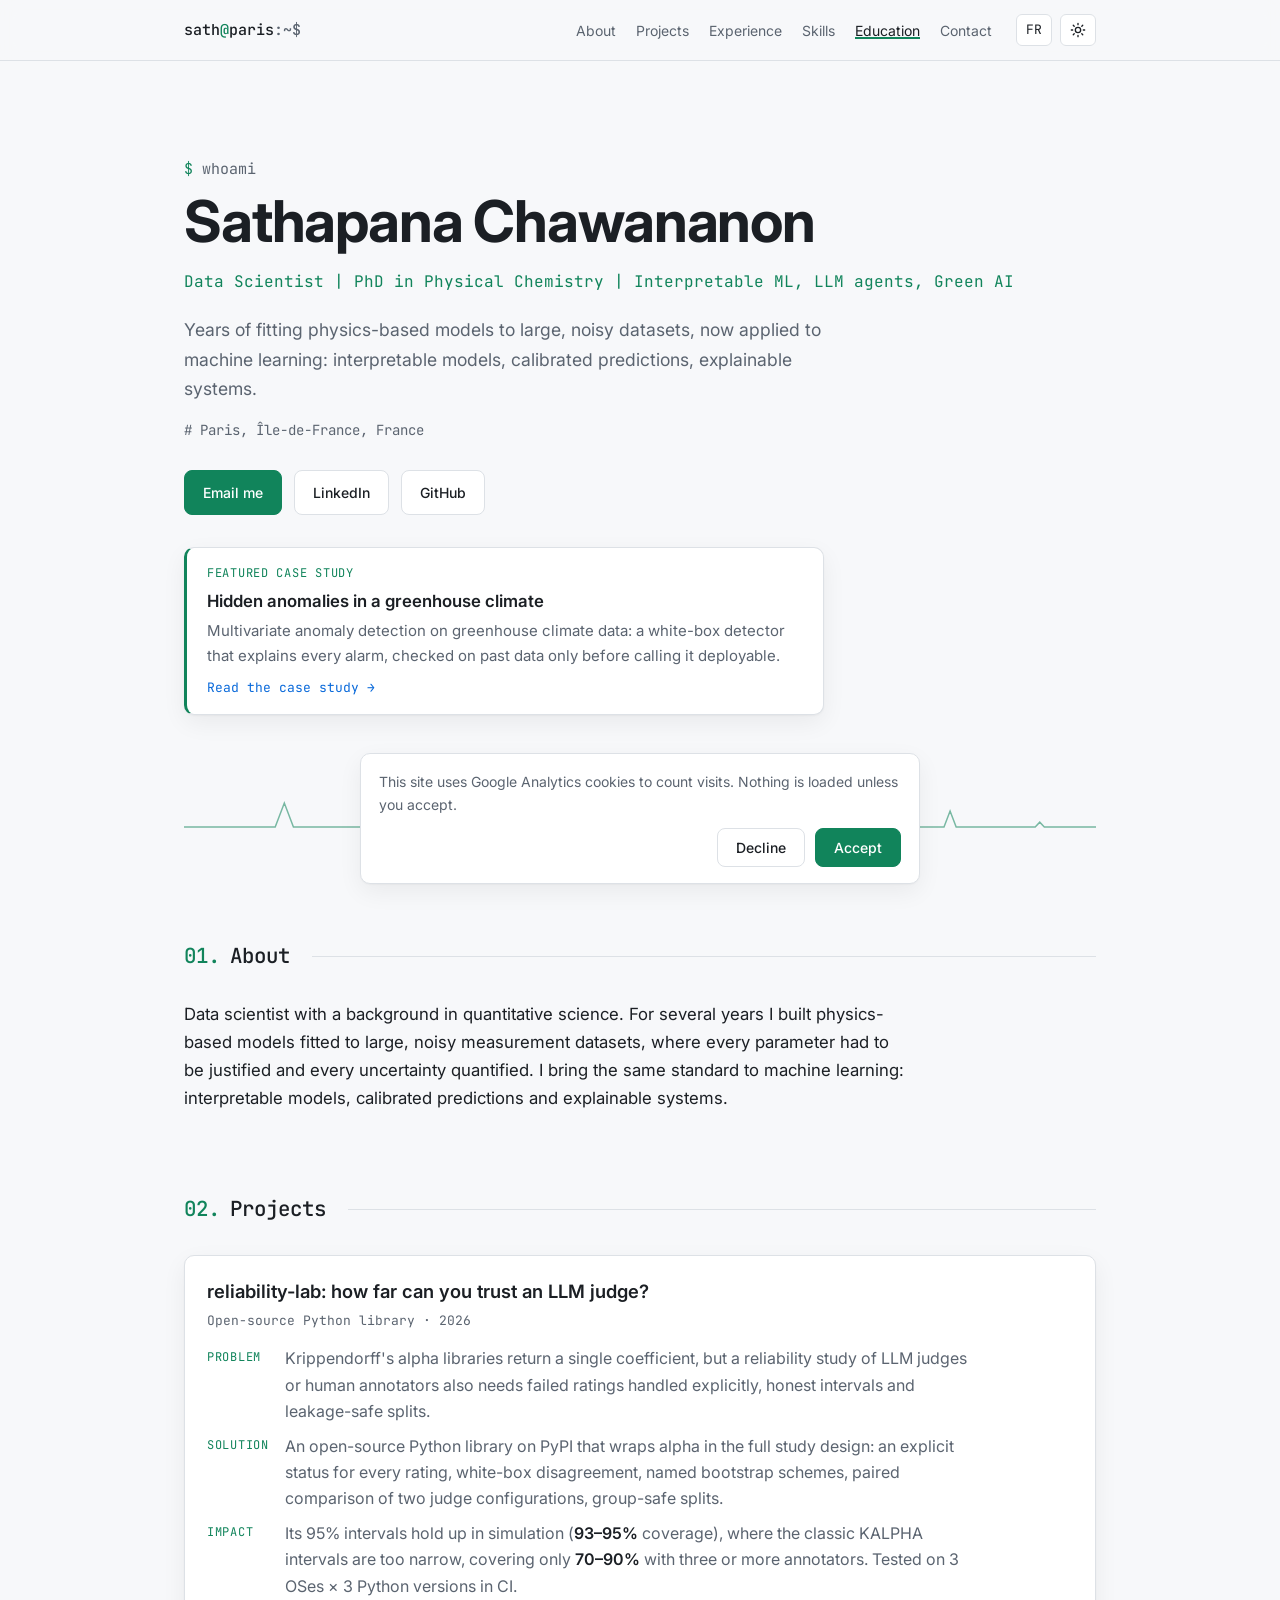
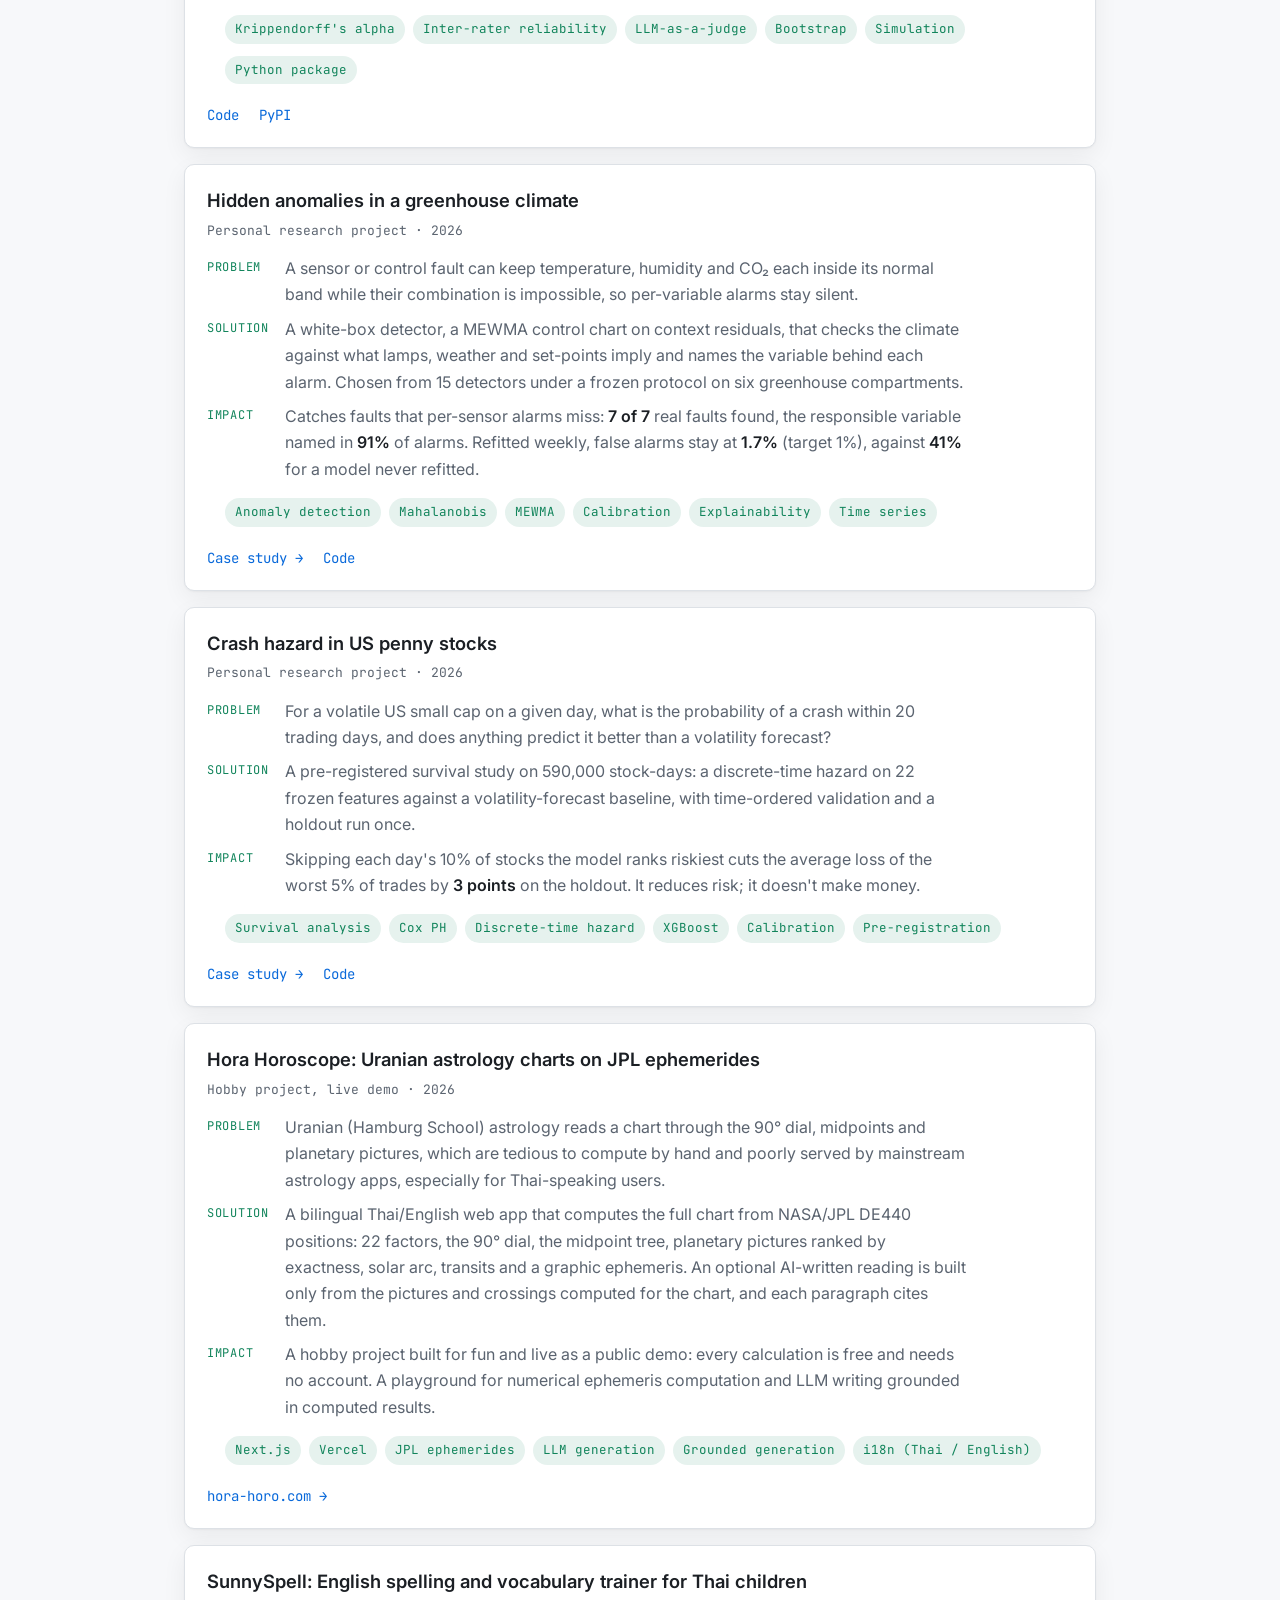
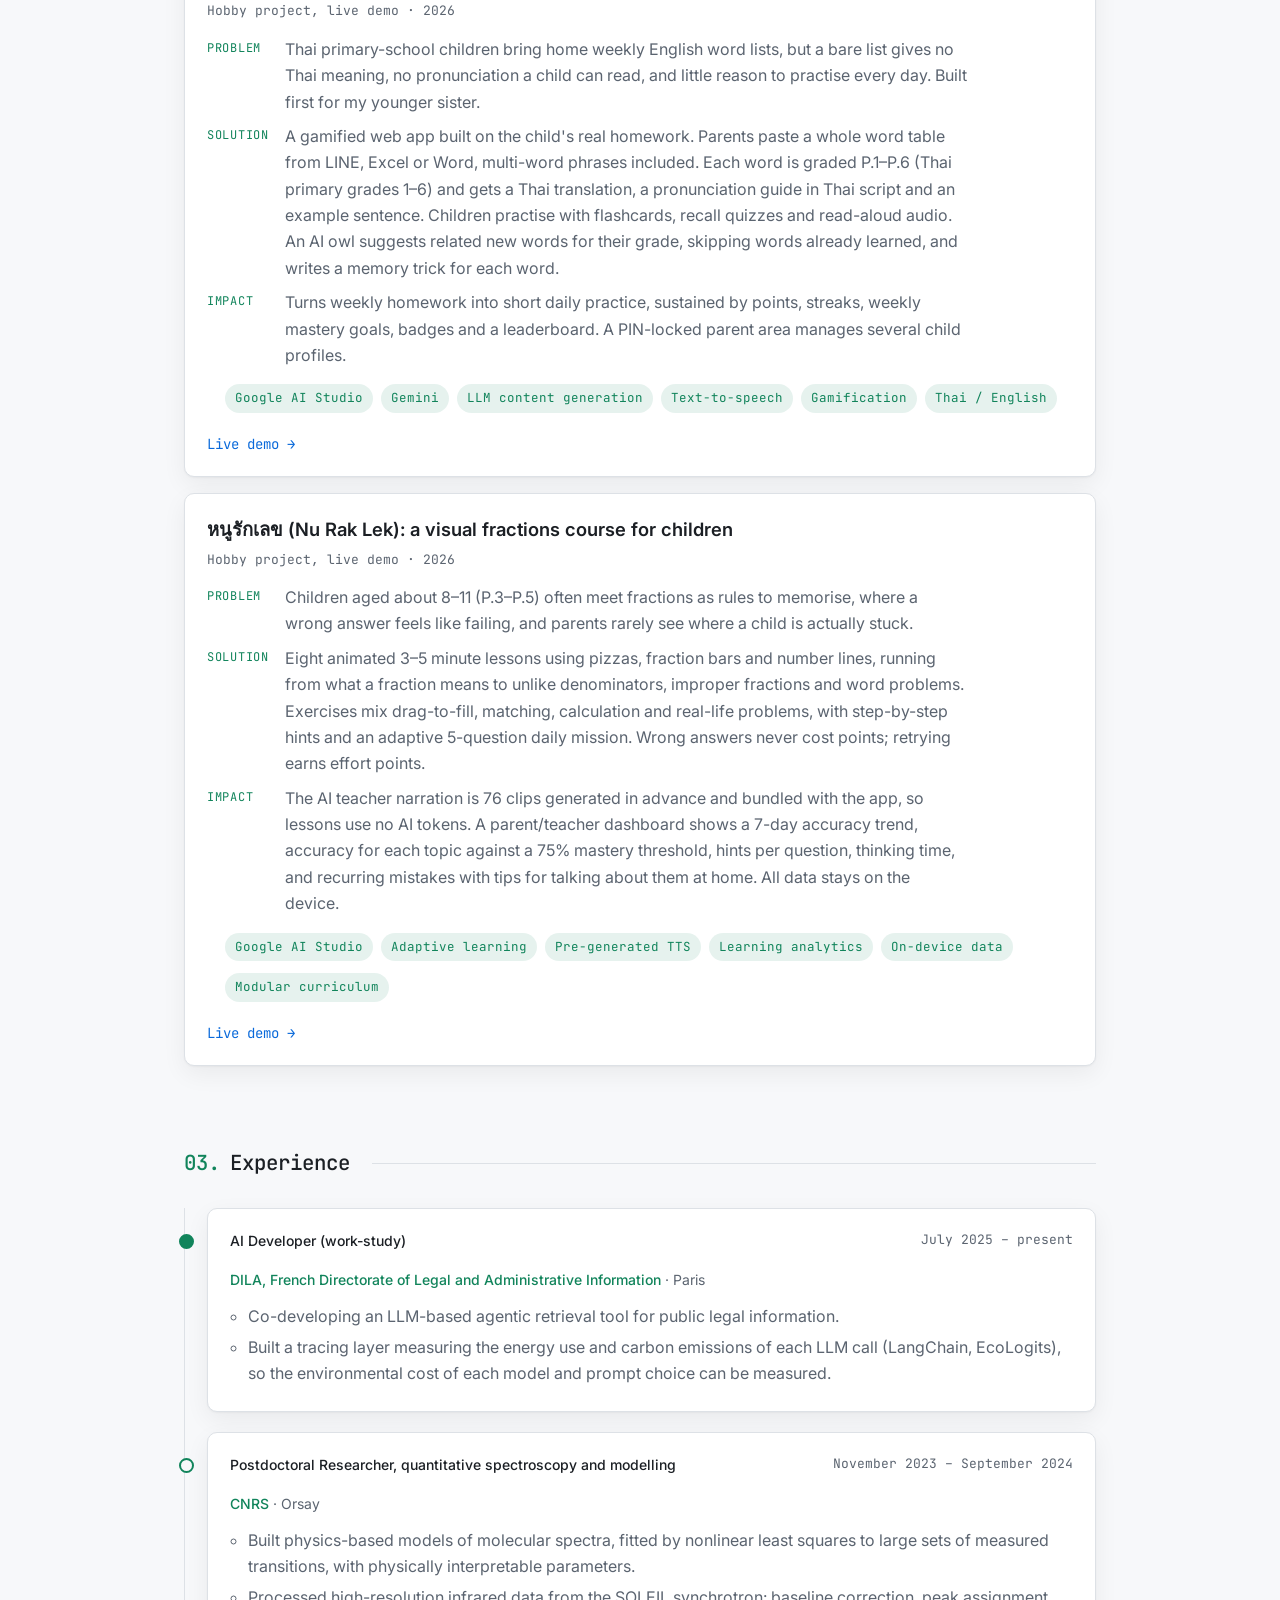
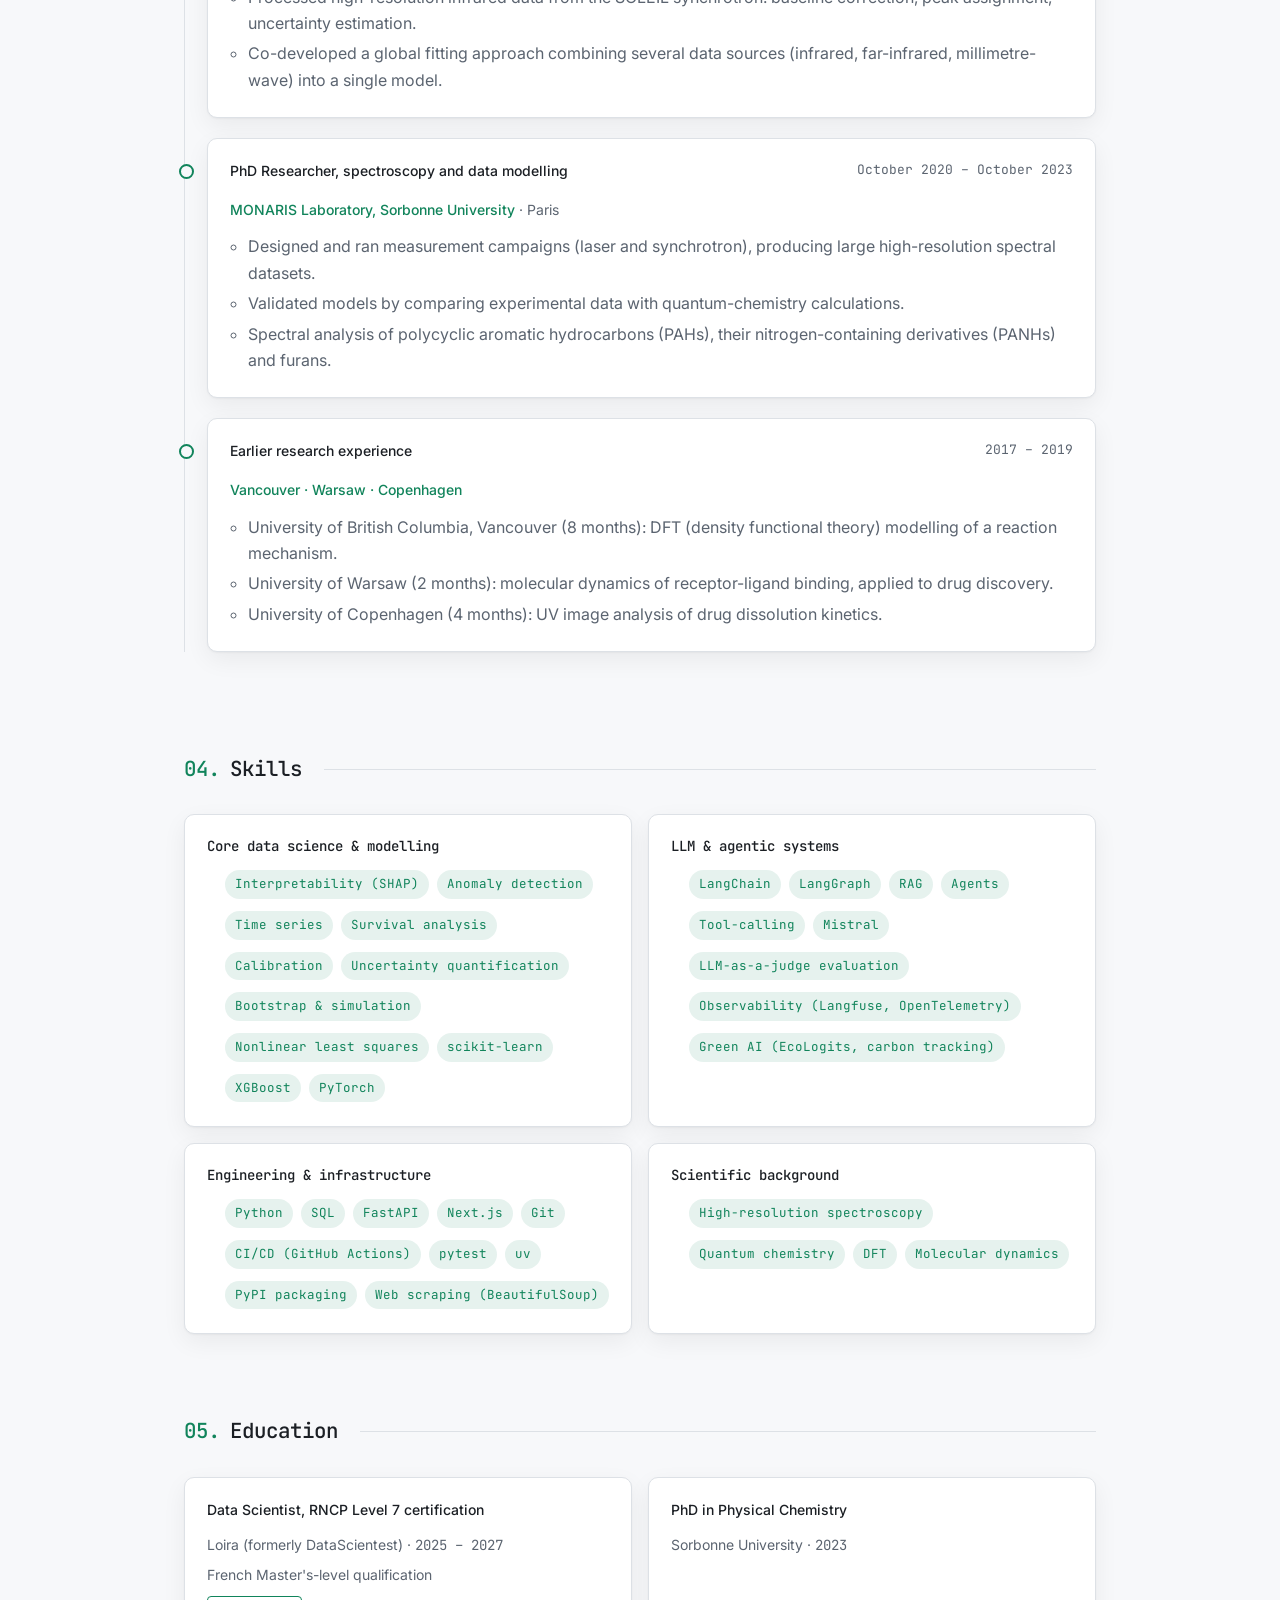
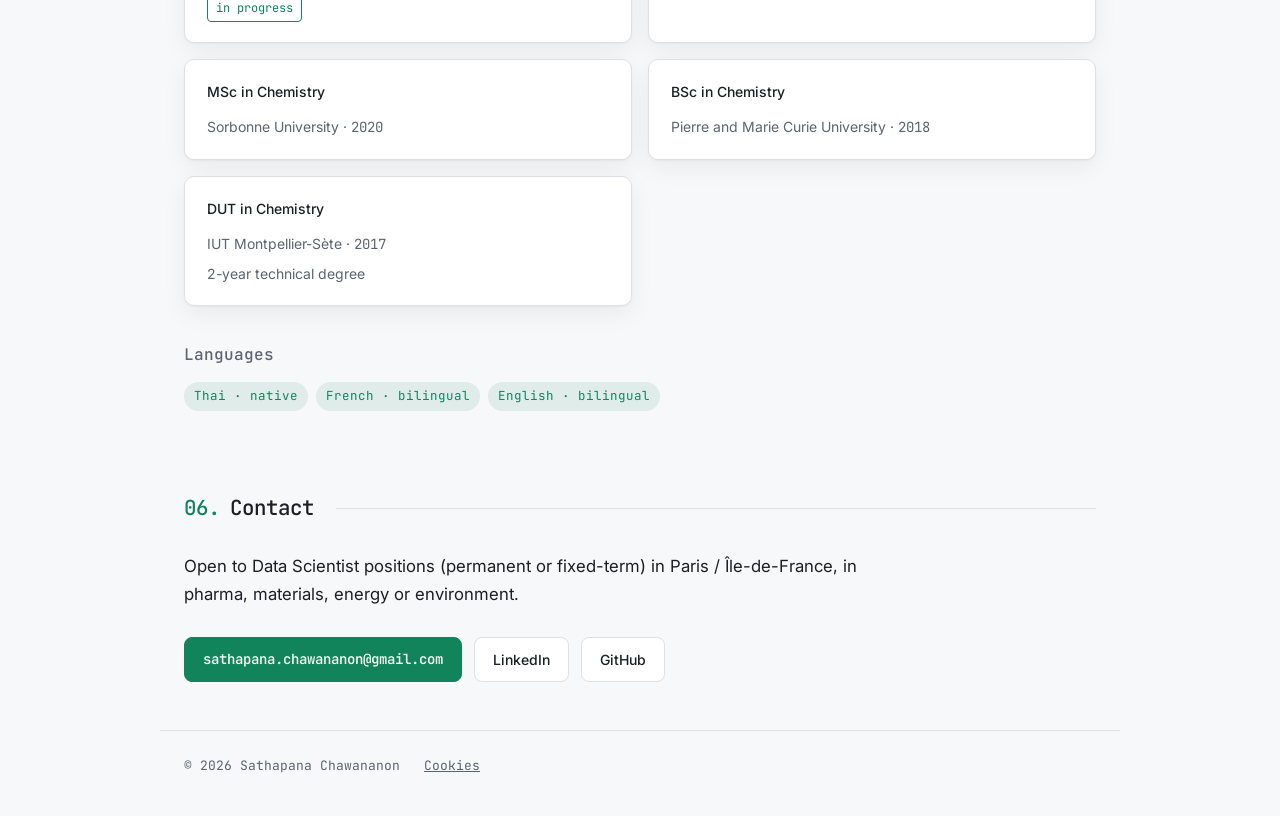
<file: index.html>
<!doctype html>
<html lang="en">
<head>
  <meta charset="utf-8">
  <meta name="viewport" content="width=device-width, initial-scale=1">
  <title>Sathapana Chawananon</title>
  <meta name="description" content="Sathapana Chawananon: Data Scientist, PhD in Physical Chemistry. Interpretable ML, LLM agents, Green AI. Paris, France.">
  <link rel="canonical" href="https://sathapana.github.io/">
  <link rel="alternate" hreflang="en" href="https://sathapana.github.io/">
  <link rel="alternate" hreflang="fr" href="https://sathapana.github.io/fr/">
  <link rel="alternate" hreflang="x-default" href="https://sathapana.github.io/">
  <meta property="og:type" content="profile">
  <meta property="og:site_name" content="Sathapana Chawananon">
  <meta property="og:title" content="Sathapana Chawananon · Data Scientist">
  <meta property="og:description" content="Sathapana Chawananon: Data Scientist, PhD in Physical Chemistry. Interpretable ML, LLM agents, Green AI. Paris, France.">
  <meta property="og:url" content="https://sathapana.github.io/">
  <meta property="og:locale" content="en_US">
  <meta property="og:locale:alternate" content="fr_FR">
  <meta property="og:image" content="https://sathapana.github.io/assets/img/og-card.png">
  <meta property="og:image:width" content="1200">
  <meta property="og:image:height" content="630">
  <meta property="og:image:alt" content="Sathapana Chawananon, Data Scientist">
  <meta name="twitter:card" content="summary_large_image">
  <script type="application/ld+json">
  {
    "@context": "https://schema.org",
    "@type": "Person",
    "name": "Sathapana Chawananon",
    "jobTitle": "Data Scientist",
    "url": "https://sathapana.github.io/",
    "email": "mailto:sathapana.chawananon@gmail.com",
    "address": { "@type": "PostalAddress", "addressLocality": "Paris", "addressRegion": "Île-de-France", "addressCountry": "FR" },
    "alumniOf": { "@type": "CollegeOrUniversity", "name": "Sorbonne University" },
    "knowsLanguage": ["th", "fr", "en"],
    "knowsAbout": ["Interpretable machine learning", "LLM agents", "Green AI", "Anomaly detection", "Survival analysis", "Uncertainty quantification", "High-resolution spectroscopy"],
    "sameAs": ["https://www.linkedin.com/in/sathapana-chawananon", "https://github.com/Sathapana"]
  }
  </script>
  <link rel="icon" href="assets/img/favicon.svg" type="image/svg+xml">
  <link rel="apple-touch-icon" href="assets/img/apple-touch-icon.png">
  <link rel="preconnect" href="https://fonts.googleapis.com">
  <link rel="preconnect" href="https://fonts.gstatic.com" crossorigin>
  <link href="https://fonts.googleapis.com/css2?family=Inter:wght@400;500;600;700&family=JetBrains+Mono:wght@400;500&display=swap" rel="stylesheet">
  <link rel="stylesheet" href="assets/css/style.css">
  <script>
    // Apply the saved theme before first paint to avoid a flash.
    try { var t = localStorage.getItem("theme"); if (t) document.documentElement.dataset.theme = t; } catch (e) {}
    // Send French readers (saved choice, or a French browser with no choice yet) to the French page.
    try {
      var l = localStorage.getItem("lang");
      if (l === "fr" || (!l && (navigator.language || "").toLowerCase().startsWith("fr"))) location.replace("fr/" + location.hash);
    } catch (e) {}
  </script>
  <script src="assets/js/consent.js" defer></script>
</head>
<body>
  <header class="topbar">
    <nav class="nav container">
      <a class="brand mono" href="#top">sath<span class="accent">@</span>paris<span class="dim">:~$</span></a>
      <ul class="nav-links">
        <li><a href="#about">About</a></li>
        <li><a href="#projects">Projects</a></li>
        <li><a href="#experience">Experience</a></li>
        <li><a href="#skills">Skills</a></li>
        <li><a href="#education">Education</a></li>
        <li><a href="#contact">Contact</a></li>
      </ul>
      <div class="toggles">
        <a class="toggle mono" id="lang-toggle" href="fr/" hreflang="fr" lang="fr" aria-label="Passer en français">FR</a>
        <button class="toggle" id="theme-toggle" type="button" aria-label="Toggle colour theme">
          <svg class="icon-sun" viewBox="0 0 24 24" aria-hidden="true"><circle cx="12" cy="12" r="4"/><path d="M12 2v2M12 20v2M4.9 4.9l1.4 1.4M17.7 17.7l1.4 1.4M2 12h2M20 12h2M4.9 19.1l1.4-1.4M17.7 6.3l1.4-1.4"/></svg>
          <svg class="icon-moon" viewBox="0 0 24 24" aria-hidden="true"><path d="M21 12.8A9 9 0 1 1 11.2 3a7 7 0 0 0 9.8 9.8z"/></svg>
        </button>
      </div>
    </nav>
  </header>

  <main id="top">
    <section class="hero container">
      <p class="prompt mono"><span class="accent">$</span> whoami</p>
      <h1>Sathapana Chawananon</h1>
      <p class="headline mono">Data Scientist | PhD in Physical Chemistry | Interpretable ML, LLM agents, Green AI</p>
      <p class="pitch">Years of fitting physics-based models to large, noisy datasets, now applied to machine learning: interpretable models, calibrated predictions, explainable systems.</p>
      <p class="location mono"><span class="dim">#</span> <span>Paris, Île-de-France, France</span></p>
      <div class="cta">
        <a class="btn btn-primary" href="mailto:sathapana.chawananon@gmail.com">Email me</a>
        <a class="btn" href="https://www.linkedin.com/in/sathapana-chawananon" target="_blank" rel="noopener">LinkedIn</a>
        <a class="btn" href="https://github.com/Sathapana" target="_blank" rel="noopener">GitHub</a>
      </div>
      <a class="featured card" href="projects/greenhouse-anomaly-detection/">
        <span class="featured-label mono">Featured case study</span>
        <span class="featured-title">Hidden anomalies in a greenhouse climate</span>
        <span class="featured-desc">Multivariate anomaly detection on greenhouse climate data: a white-box detector that explains every alarm, checked on past data only before calling it deployable.</span>
        <span class="featured-more mono">Read the case study →</span>
      </a>
      <svg class="spectrum" viewBox="0 0 600 80" preserveAspectRatio="none" aria-hidden="true">
        <path d="M0 70 L60 70 L66 40 L72 70 L130 70 L134 62 L138 70 L190 70 L196 18 L202 70 L250 70 L254 55 L258 70 L320 70 L325 30 L330 70 L380 70 L383 60 L386 70 L440 70 L446 8 L452 70 L500 70 L504 50 L508 70 L560 70 L563 64 L566 70 L600 70"/>
      </svg>
    </section>

    <section id="about" class="section container">
      <h2 class="section-title mono"><span class="accent">01.</span> <span>About</span></h2>
      <p class="about-text">Data scientist with a background in quantitative science. For several years I built physics-based models fitted to large, noisy measurement datasets, where every parameter had to be justified and every uncertainty quantified. I bring the same standard to machine learning: interpretable models, calibrated predictions and explainable systems.</p>
    </section>

    <!-- A project without a case study page links its title to the repository instead. -->
    <section id="projects" class="section container">
      <h2 class="section-title mono"><span class="accent">02.</span> <span>Projects</span></h2>
      <div class="grid grid-2" id="projects-list">
        <article class="card project-card">
          <h3 class="project-title"><a href="https://github.com/Sathapana/reliability-lab" target="_blank" rel="noopener">reliability-lab: how far can you trust an LLM judge?</a></h3>
          <p class="project-meta mono">Open-source Python library · 2026</p>
          <dl class="psi">
            <dt class="mono">Problem</dt>
            <dd>Krippendorff's alpha libraries return a single coefficient, but a reliability study of LLM judges or human annotators also needs failed ratings handled explicitly, honest intervals and leakage-safe splits.</dd>
            <dt class="mono">Solution</dt>
            <dd>An open-source Python library on PyPI that wraps alpha in the full study design: an explicit status for every rating, white-box disagreement, named bootstrap schemes, paired comparison of two judge configurations, group-safe splits.</dd>
            <dt class="mono">Impact</dt>
            <dd>Its 95% intervals hold up in simulation (<strong>93–95%</strong> coverage), where the classic KALPHA intervals are too narrow, covering only <strong>70–90%</strong> with three or more annotators. Tested on 3 OSes × 3 Python versions in CI.</dd>
          </dl>
          <ul class="chips">
            <li class="chip">Krippendorff's alpha</li>
            <li class="chip">Inter-rater reliability</li>
            <li class="chip">LLM-as-a-judge</li>
            <li class="chip">Bootstrap</li>
            <li class="chip">Simulation</li>
            <li class="chip">Python package</li>
          </ul>
          <p class="project-links mono">
            <a href="https://github.com/Sathapana/reliability-lab" target="_blank" rel="noopener">Code</a>
            <a href="https://pypi.org/project/reliability-lab/" target="_blank" rel="noopener">PyPI</a>
          </p>
        </article>
        <article class="card project-card">
          <h3 class="project-title"><a href="projects/greenhouse-anomaly-detection/">Hidden anomalies in a greenhouse climate</a></h3>
          <p class="project-meta mono">Personal research project · 2026</p>
          <dl class="psi">
            <dt class="mono">Problem</dt>
            <dd>A sensor or control fault can keep temperature, humidity and CO₂ each inside its normal band while their combination is impossible, so per-variable alarms stay silent.</dd>
            <dt class="mono">Solution</dt>
            <dd>A white-box detector, a MEWMA control chart on context residuals, that checks the climate against what lamps, weather and set-points imply and names the variable behind each alarm. Chosen from 15 detectors under a frozen protocol on six greenhouse compartments.</dd>
            <dt class="mono">Impact</dt>
            <dd>Catches faults that per-sensor alarms miss: <strong>7 of 7</strong> real faults found, the responsible variable named in <strong>91%</strong> of alarms. Refitted weekly, false alarms stay at <strong>1.7%</strong> (target 1%), against <strong>41%</strong> for a model never refitted.</dd>
          </dl>
          <ul class="chips">
            <li class="chip">Anomaly detection</li>
            <li class="chip">Mahalanobis</li>
            <li class="chip">MEWMA</li>
            <li class="chip">Calibration</li>
            <li class="chip">Explainability</li>
            <li class="chip">Time series</li>
          </ul>
          <p class="project-links mono">
            <a href="projects/greenhouse-anomaly-detection/">Case study →</a>
            <a href="https://github.com/Sathapana/Greenhouse_Plant_Growth" target="_blank" rel="noopener">Code</a>
          </p>
        </article>
        <article class="card project-card">
          <h3 class="project-title"><a href="projects/penny-stock-survival/">Crash hazard in US penny stocks</a></h3>
          <p class="project-meta mono">Personal research project · 2026</p>
          <dl class="psi">
            <dt class="mono">Problem</dt>
            <dd>For a volatile US small cap on a given day, what is the probability of a crash within 20 trading days, and does anything predict it better than a volatility forecast?</dd>
            <dt class="mono">Solution</dt>
            <dd>A pre-registered survival study on 590,000 stock-days: a discrete-time hazard on 22 frozen features against a volatility-forecast baseline, with time-ordered validation and a holdout run once.</dd>
            <dt class="mono">Impact</dt>
            <dd>Skipping each day's 10% of stocks the model ranks riskiest cuts the average loss of the worst 5% of trades by <strong>3 points</strong> on the holdout. It reduces risk; it doesn't make money.</dd>
          </dl>
          <ul class="chips">
            <li class="chip">Survival analysis</li>
            <li class="chip">Cox PH</li>
            <li class="chip">Discrete-time hazard</li>
            <li class="chip">XGBoost</li>
            <li class="chip">Calibration</li>
            <li class="chip">Pre-registration</li>
          </ul>
          <p class="project-links mono">
            <a href="projects/penny-stock-survival/">Case study →</a>
            <a href="https://github.com/Sathapana/PennyStock_survival" target="_blank" rel="noopener">Code</a>
          </p>
        </article>
        <article class="card project-card">
          <h3 class="project-title"><a href="https://hora-horo.com/" target="_blank" rel="noopener">Hora Horoscope: Uranian astrology charts on JPL ephemerides</a></h3>
          <p class="project-meta mono">Hobby project, live demo · 2026</p>
          <dl class="psi">
            <dt class="mono">Problem</dt>
            <dd>Uranian (Hamburg School) astrology reads a chart through the 90° dial, midpoints and planetary pictures, which are tedious to compute by hand and poorly served by mainstream astrology apps, especially for Thai-speaking users.</dd>
            <dt class="mono">Solution</dt>
            <dd>A bilingual Thai/English web app that computes the full chart from NASA/JPL DE440 positions: 22 factors, the 90° dial, the midpoint tree, planetary pictures ranked by exactness, solar arc, transits and a graphic ephemeris. An optional AI-written reading is built only from the pictures and crossings computed for the chart, and each paragraph cites them.</dd>
            <dt class="mono">Impact</dt>
            <dd>A hobby project built for fun and live as a public demo: every calculation is free and needs no account. A playground for numerical ephemeris computation and LLM writing grounded in computed results.</dd>
          </dl>
          <ul class="chips">
            <li class="chip">Next.js</li>
            <li class="chip">Vercel</li>
            <li class="chip">JPL ephemerides</li>
            <li class="chip">LLM generation</li>
            <li class="chip">Grounded generation</li>
            <li class="chip">i18n (Thai / English)</li>
          </ul>
          <p class="project-links mono">
            <a href="https://hora-horo.com/" target="_blank" rel="noopener">hora-horo.com →</a>
          </p>
        </article>
        <article class="card project-card">
          <h3 class="project-title"><a href="https://sunny-spell.ai.studio" target="_blank" rel="noopener">SunnySpell: English spelling and vocabulary trainer for Thai children</a></h3>
          <p class="project-meta mono">Hobby project, live demo · 2026</p>
          <dl class="psi">
            <dt class="mono">Problem</dt>
            <dd>Thai primary-school children bring home weekly English word lists, but a bare list gives no Thai meaning, no pronunciation a child can read, and little reason to practise every day. Built first for my younger sister.</dd>
            <dt class="mono">Solution</dt>
            <dd>A gamified web app built on the child's real homework. Parents paste a whole word table from LINE, Excel or Word, multi-word phrases included. Each word is graded P.1–P.6 (Thai primary grades 1–6) and gets a Thai translation, a pronunciation guide in Thai script and an example sentence. Children practise with flashcards, recall quizzes and read-aloud audio. An AI owl suggests related new words for their grade, skipping words already learned, and writes a memory trick for each word.</dd>
            <dt class="mono">Impact</dt>
            <dd>Turns weekly homework into short daily practice, sustained by points, streaks, weekly mastery goals, badges and a leaderboard. A PIN-locked parent area manages several child profiles.</dd>
          </dl>
          <ul class="chips">
            <li class="chip">Google AI Studio</li>
            <li class="chip">Gemini</li>
            <li class="chip">LLM content generation</li>
            <li class="chip">Text-to-speech</li>
            <li class="chip">Gamification</li>
            <li class="chip">Thai / English</li>
          </ul>
          <p class="project-links mono">
            <a href="https://sunny-spell.ai.studio" target="_blank" rel="noopener">Live demo →</a>
          </p>
        </article>
        <article class="card project-card">
          <h3 class="project-title"><a href="https://mama-math.ai.studio" target="_blank" rel="noopener"><span lang="th">หนูรักเลข</span> (Nu Rak Lek): a visual fractions course for children</a></h3>
          <p class="project-meta mono">Hobby project, live demo · 2026</p>
          <dl class="psi">
            <dt class="mono">Problem</dt>
            <dd>Children aged about 8–11 (P.3–P.5) often meet fractions as rules to memorise, where a wrong answer feels like failing, and parents rarely see where a child is actually stuck.</dd>
            <dt class="mono">Solution</dt>
            <dd>Eight animated 3–5 minute lessons using pizzas, fraction bars and number lines, running from what a fraction means to unlike denominators, improper fractions and word problems. Exercises mix drag-to-fill, matching, calculation and real-life problems, with step-by-step hints and an adaptive 5-question daily mission. Wrong answers never cost points; retrying earns effort points.</dd>
            <dt class="mono">Impact</dt>
            <dd>The AI teacher narration is 76 clips generated in advance and bundled with the app, so lessons use no AI tokens. A parent/teacher dashboard shows a 7-day accuracy trend, accuracy for each topic against a 75% mastery threshold, hints per question, thinking time, and recurring mistakes with tips for talking about them at home. All data stays on the device.</dd>
          </dl>
          <ul class="chips">
            <li class="chip">Google AI Studio</li>
            <li class="chip">Adaptive learning</li>
            <li class="chip">Pre-generated TTS</li>
            <li class="chip">Learning analytics</li>
            <li class="chip">On-device data</li>
            <li class="chip">Modular curriculum</li>
          </ul>
          <p class="project-links mono">
            <a href="https://mama-math.ai.studio" target="_blank" rel="noopener">Live demo →</a>
          </p>
        </article>
      </div>
    </section>

    <section id="experience" class="section container">
      <h2 class="section-title mono"><span class="accent">03.</span> <span>Experience</span></h2>
      <ol class="timeline" id="experience-list">
        <li class="current">
          <article class="card">
            <div class="job-head">
              <h3 class="job-title">AI Developer (work-study)</h3>
              <span class="job-meta mono">July 2025 – present</span>
            </div>
            <p class="job-org">DILA, French Directorate of Legal and Administrative Information<span class="job-place"> · Paris</span></p>
            <ul>
              <li>Co-developing an LLM-based agentic retrieval tool for public legal information.</li>
              <li>Built a tracing layer measuring the energy use and carbon emissions of each LLM call (LangChain, EcoLogits), so the environmental cost of each model and prompt choice can be measured.</li>
            </ul>
          </article>
        </li>
        <li>
          <article class="card">
            <div class="job-head">
              <h3 class="job-title">Postdoctoral Researcher, quantitative spectroscopy and modelling</h3>
              <span class="job-meta mono">November 2023 – September 2024</span>
            </div>
            <p class="job-org">CNRS<span class="job-place"> · Orsay</span></p>
            <ul>
              <li>Built physics-based models of molecular spectra, fitted by nonlinear least squares to large sets of measured transitions, with physically interpretable parameters.</li>
              <li>Processed high-resolution infrared data from the SOLEIL synchrotron: baseline correction, peak assignment, uncertainty estimation.</li>
              <li>Co-developed a global fitting approach combining several data sources (infrared, far-infrared, millimetre-wave) into a single model.</li>
            </ul>
          </article>
        </li>
        <li>
          <article class="card">
            <div class="job-head">
              <h3 class="job-title">PhD Researcher, spectroscopy and data modelling</h3>
              <span class="job-meta mono">October 2020 – October 2023</span>
            </div>
            <p class="job-org">MONARIS Laboratory, Sorbonne University<span class="job-place"> · Paris</span></p>
            <ul>
              <li>Designed and ran measurement campaigns (laser and synchrotron), producing large high-resolution spectral datasets.</li>
              <li>Validated models by comparing experimental data with quantum-chemistry calculations.</li>
              <li>Spectral analysis of polycyclic aromatic hydrocarbons (PAHs), their nitrogen-containing derivatives (PANHs) and furans.</li>
            </ul>
          </article>
        </li>
        <li>
          <article class="card">
            <div class="job-head">
              <h3 class="job-title">Earlier research experience</h3>
              <span class="job-meta mono">2017 – 2019</span>
            </div>
            <p class="job-org">Vancouver · Warsaw · Copenhagen</p>
            <ul>
              <li>University of British Columbia, Vancouver (8 months): DFT (density functional theory) modelling of a reaction mechanism.</li>
              <li>University of Warsaw (2 months): molecular dynamics of receptor-ligand binding, applied to drug discovery.</li>
              <li>University of Copenhagen (4 months): UV image analysis of drug dissolution kinetics.</li>
            </ul>
          </article>
        </li>
      </ol>
    </section>

    <section id="skills" class="section container">
      <h2 class="section-title mono"><span class="accent">04.</span> <span>Skills</span></h2>
      <div class="grid grid-2" id="skills-grid">
        <article class="card">
          <h3 class="mono">Core data science &amp; modelling</h3>
          <ul class="chips">
            <li class="chip">Interpretability (SHAP)</li>
            <li class="chip">Anomaly detection</li>
            <li class="chip">Time series</li>
            <li class="chip">Survival analysis</li>
            <li class="chip">Calibration</li>
            <li class="chip">Uncertainty quantification</li>
            <li class="chip">Bootstrap &amp; simulation</li>
            <li class="chip">Nonlinear least squares</li>
            <li class="chip">scikit-learn</li>
            <li class="chip">XGBoost</li>
            <li class="chip">PyTorch</li>
          </ul>
        </article>
        <article class="card">
          <h3 class="mono">LLM &amp; agentic systems</h3>
          <ul class="chips">
            <li class="chip">LangChain</li>
            <li class="chip">LangGraph</li>
            <li class="chip">RAG</li>
            <li class="chip">Agents</li>
            <li class="chip">Tool-calling</li>
            <li class="chip">Mistral</li>
            <li class="chip">LLM-as-a-judge evaluation</li>
            <li class="chip">Observability (Langfuse, OpenTelemetry)</li>
            <li class="chip">Green AI (EcoLogits, carbon tracking)</li>
          </ul>
        </article>
        <article class="card">
          <h3 class="mono">Engineering &amp; infrastructure</h3>
          <ul class="chips">
            <li class="chip">Python</li>
            <li class="chip">SQL</li>
            <li class="chip">FastAPI</li>
            <li class="chip">Next.js</li>
            <li class="chip">Git</li>
            <li class="chip">CI/CD (GitHub Actions)</li>
            <li class="chip">pytest</li>
            <li class="chip">uv</li>
            <li class="chip">PyPI packaging</li>
            <li class="chip">Web scraping (BeautifulSoup)</li>
          </ul>
        </article>
        <article class="card">
          <h3 class="mono">Scientific background</h3>
          <ul class="chips">
            <li class="chip">High-resolution spectroscopy</li>
            <li class="chip">Quantum chemistry</li>
            <li class="chip">DFT</li>
            <li class="chip">Molecular dynamics</li>
          </ul>
        </article>
      </div>
    </section>

    <section id="education" class="section container">
      <h2 class="section-title mono"><span class="accent">05.</span> <span>Education</span></h2>
      <div class="grid grid-2" id="education-list">
        <article class="card">
          <h3 class="edu-title">Data Scientist, RNCP Level 7 certification</h3>
          <p class="edu-meta">Loira (formerly DataScientest) · <span class="mono">2025 – 2027</span></p>
          <p class="edu-meta">French Master's-level qualification</p>
          <span class="badge mono">in progress</span>
        </article>
        <article class="card">
          <h3 class="edu-title">PhD in Physical Chemistry</h3>
          <p class="edu-meta">Sorbonne University · <span class="mono">2023</span></p>
        </article>
        <article class="card">
          <h3 class="edu-title">MSc in Chemistry</h3>
          <p class="edu-meta">Sorbonne University · <span class="mono">2020</span></p>
        </article>
        <article class="card">
          <h3 class="edu-title">BSc in Chemistry</h3>
          <p class="edu-meta">Pierre and Marie Curie University · <span class="mono">2018</span></p>
        </article>
        <article class="card">
          <h3 class="edu-title">DUT in Chemistry</h3>
          <p class="edu-meta">IUT Montpellier-Sète · <span class="mono">2017</span></p>
          <p class="edu-meta">2-year technical degree</p>
        </article>
      </div>
      <h3 class="subtitle mono">Languages</h3>
      <ul class="chips" id="languages-list">
        <li class="chip">Thai · native</li>
        <li class="chip">French · bilingual</li>
        <li class="chip">English · bilingual</li>
      </ul>
    </section>

    <section id="contact" class="section container contact">
      <h2 class="section-title mono"><span class="accent">06.</span> <span>Contact</span></h2>
      <p class="contact-text">Open to Data Scientist positions (permanent or fixed-term) in Paris / Île-de-France, in pharma, materials, energy or environment.</p>
      <div class="cta">
        <a class="btn btn-primary mono" href="mailto:sathapana.chawananon@gmail.com">sathapana.chawananon@gmail.com</a>
        <a class="btn" href="https://www.linkedin.com/in/sathapana-chawananon" target="_blank" rel="noopener">LinkedIn</a>
        <a class="btn" href="https://github.com/Sathapana" target="_blank" rel="noopener">GitHub</a>
      </div>
    </section>
  </main>

  <footer class="footer container mono">
    <span>© <span id="year">2026</span> Sathapana Chawananon</span>
  </footer>

  <script src="assets/js/main.js"></script>
</body>
</html>
</file>
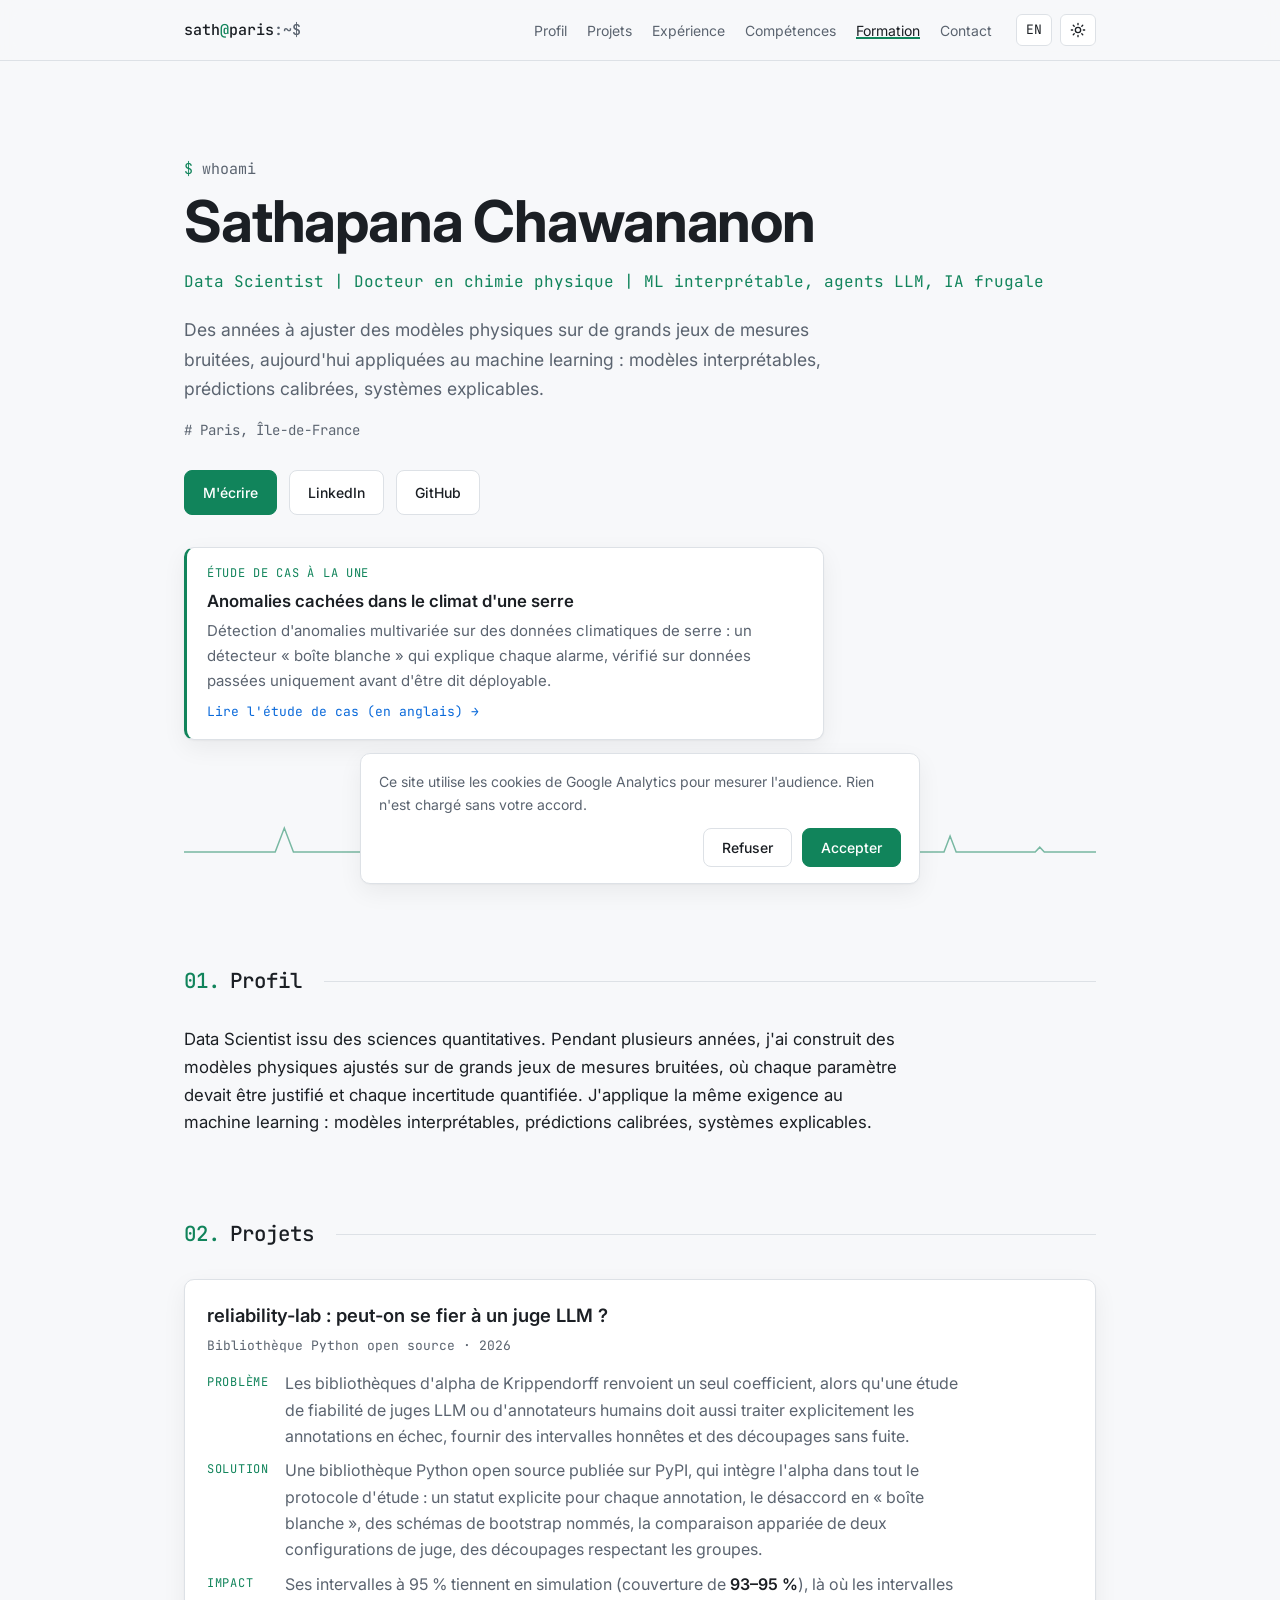
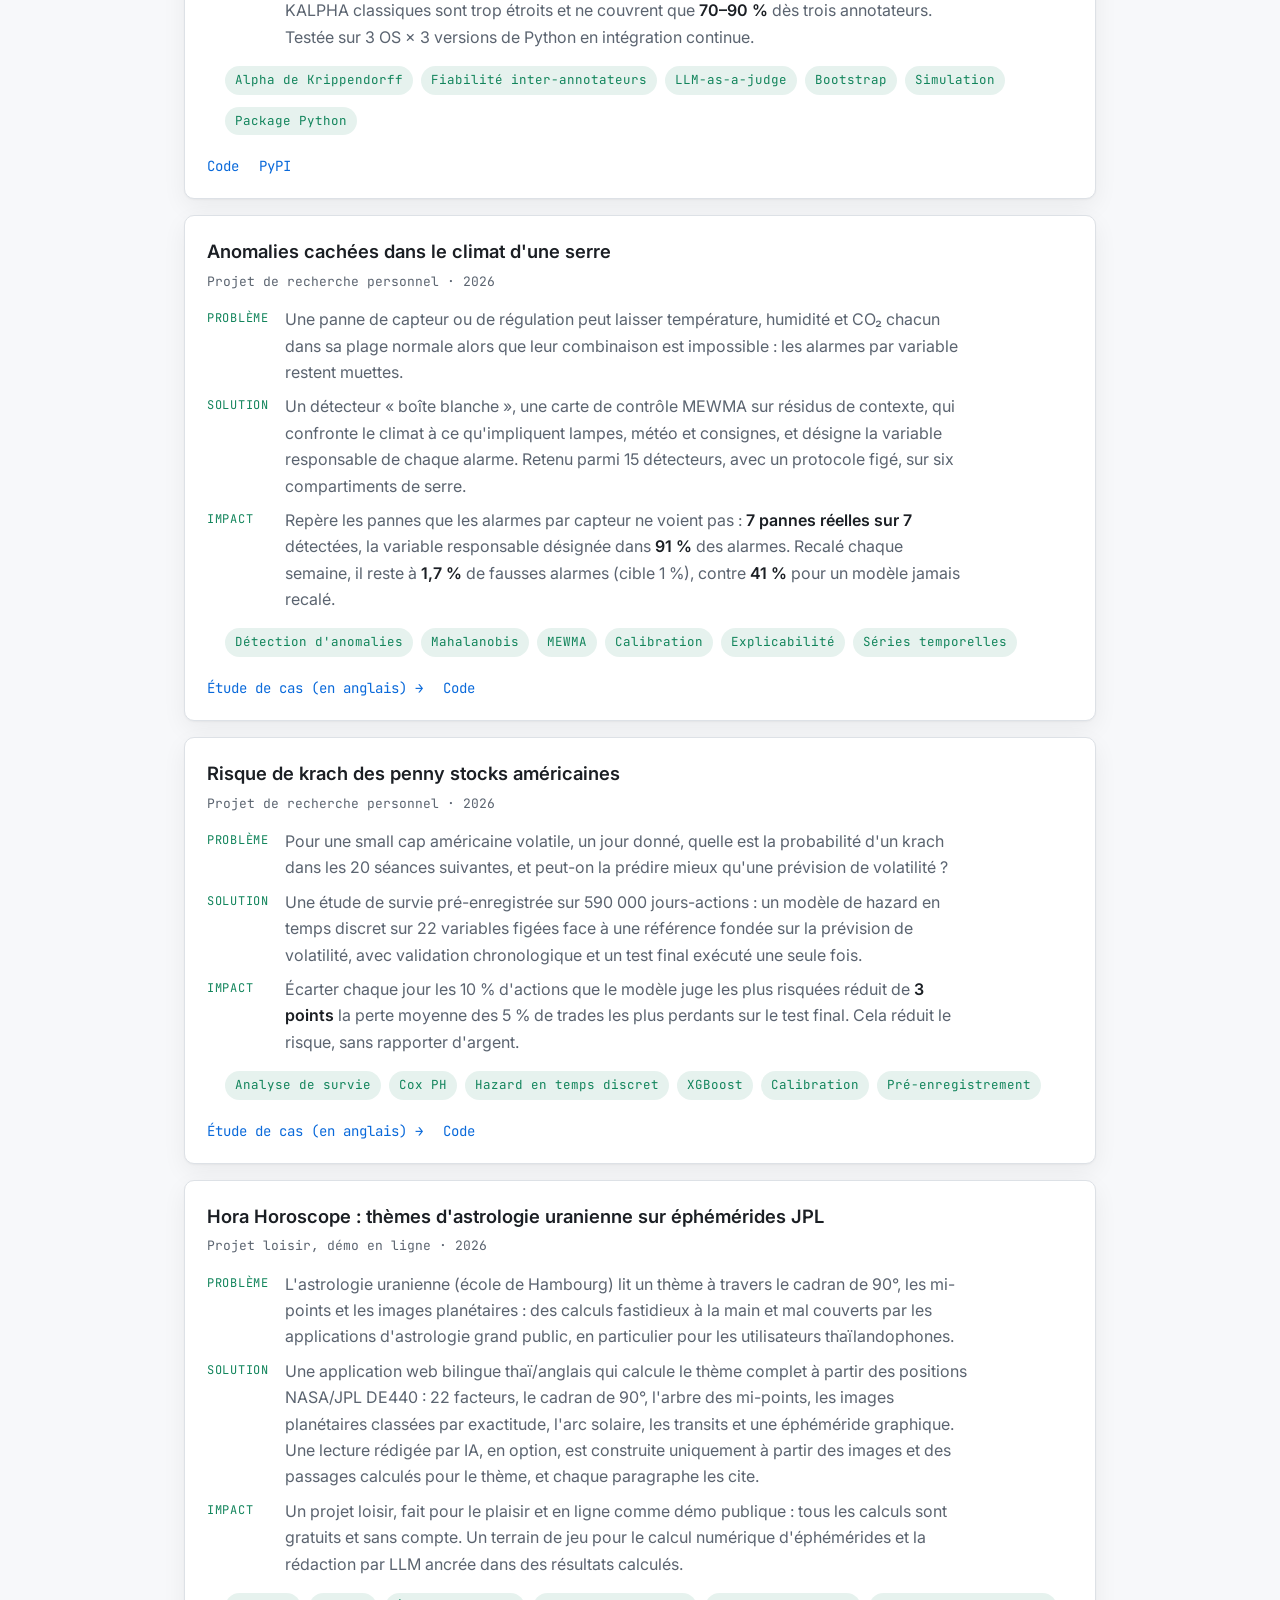
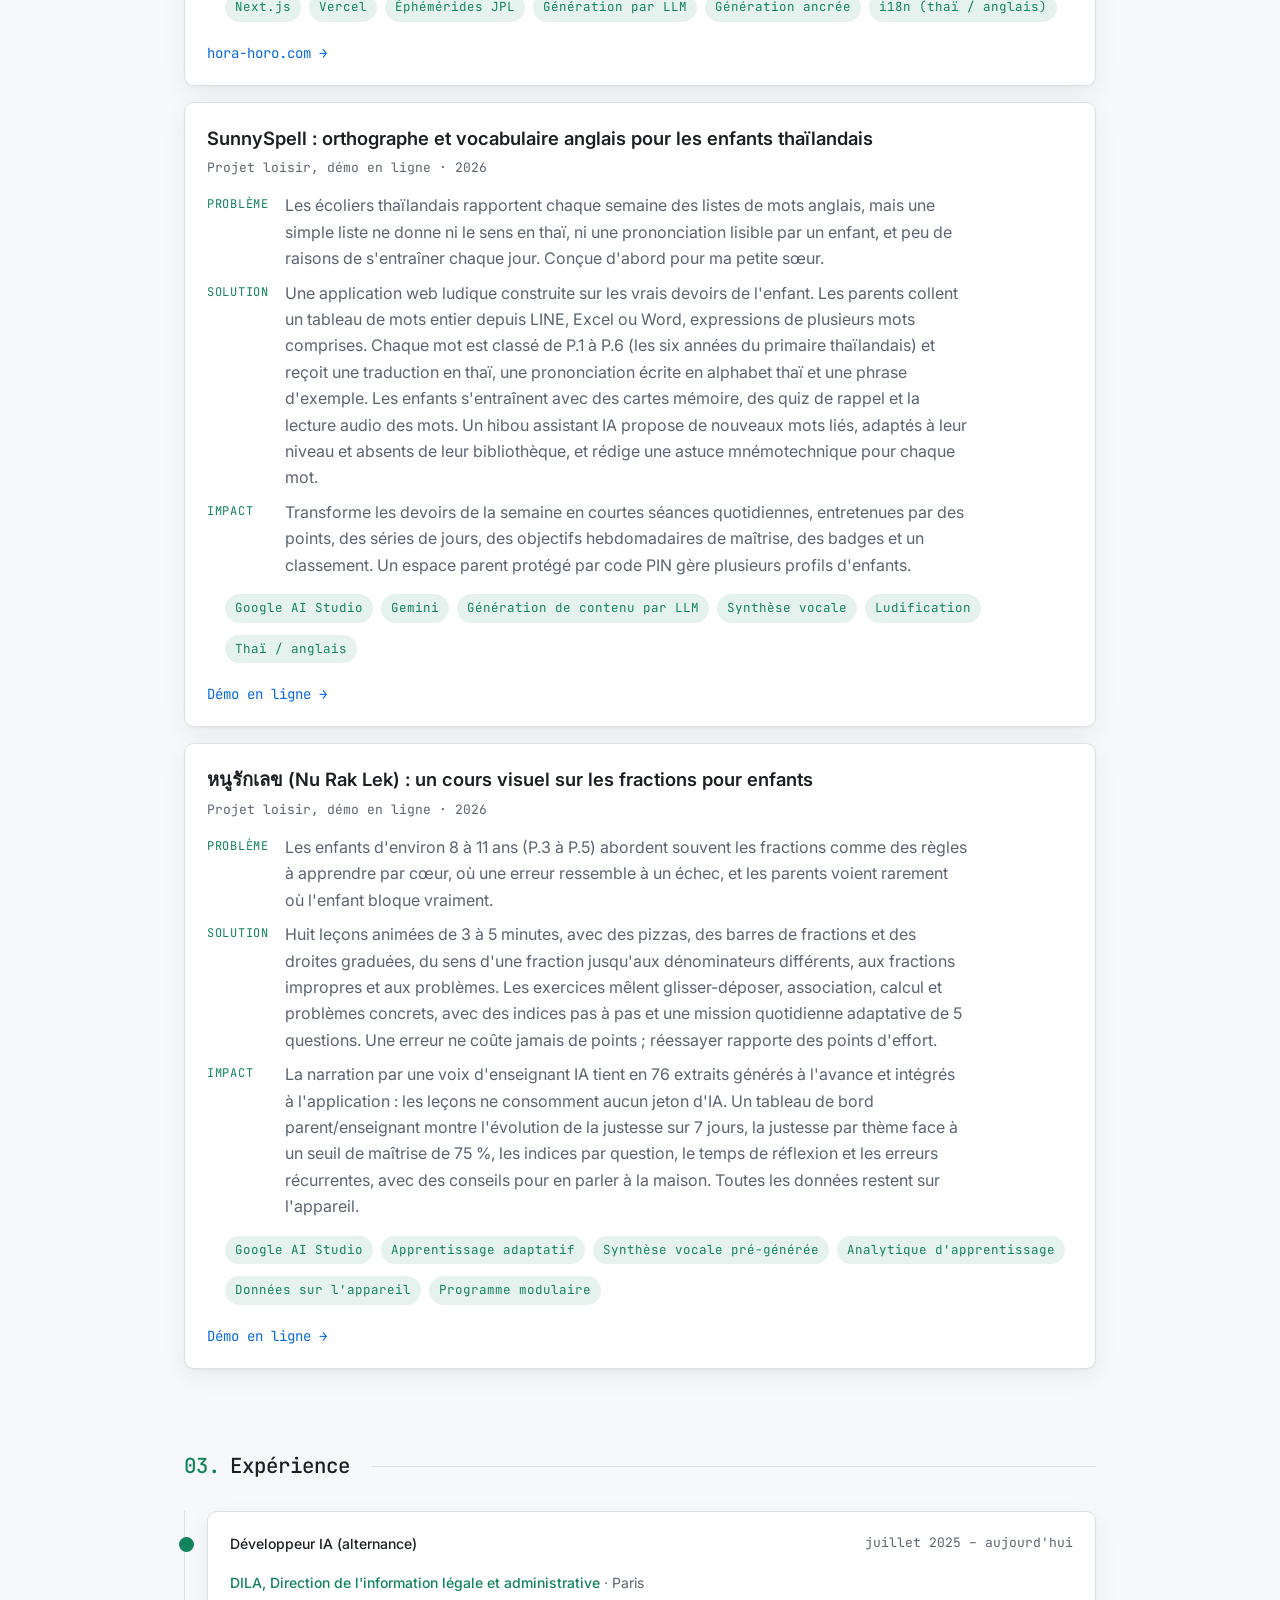
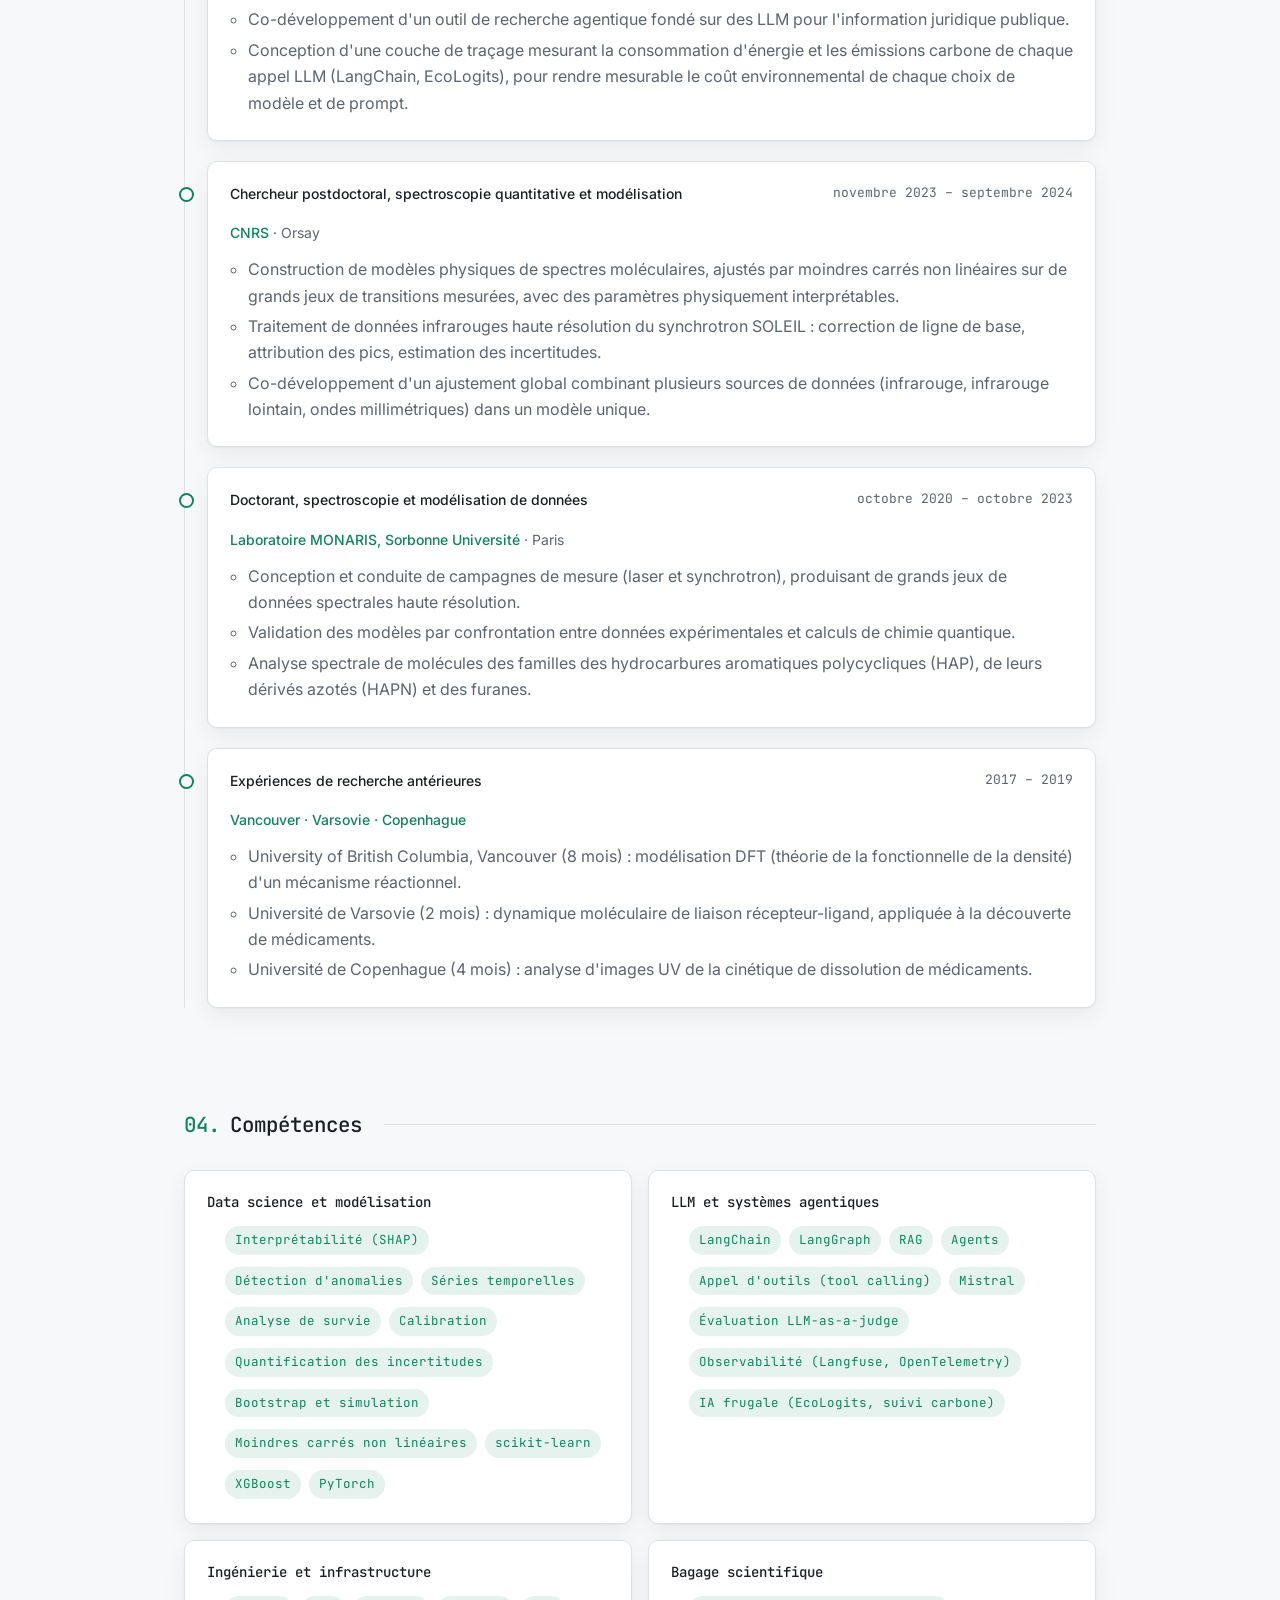
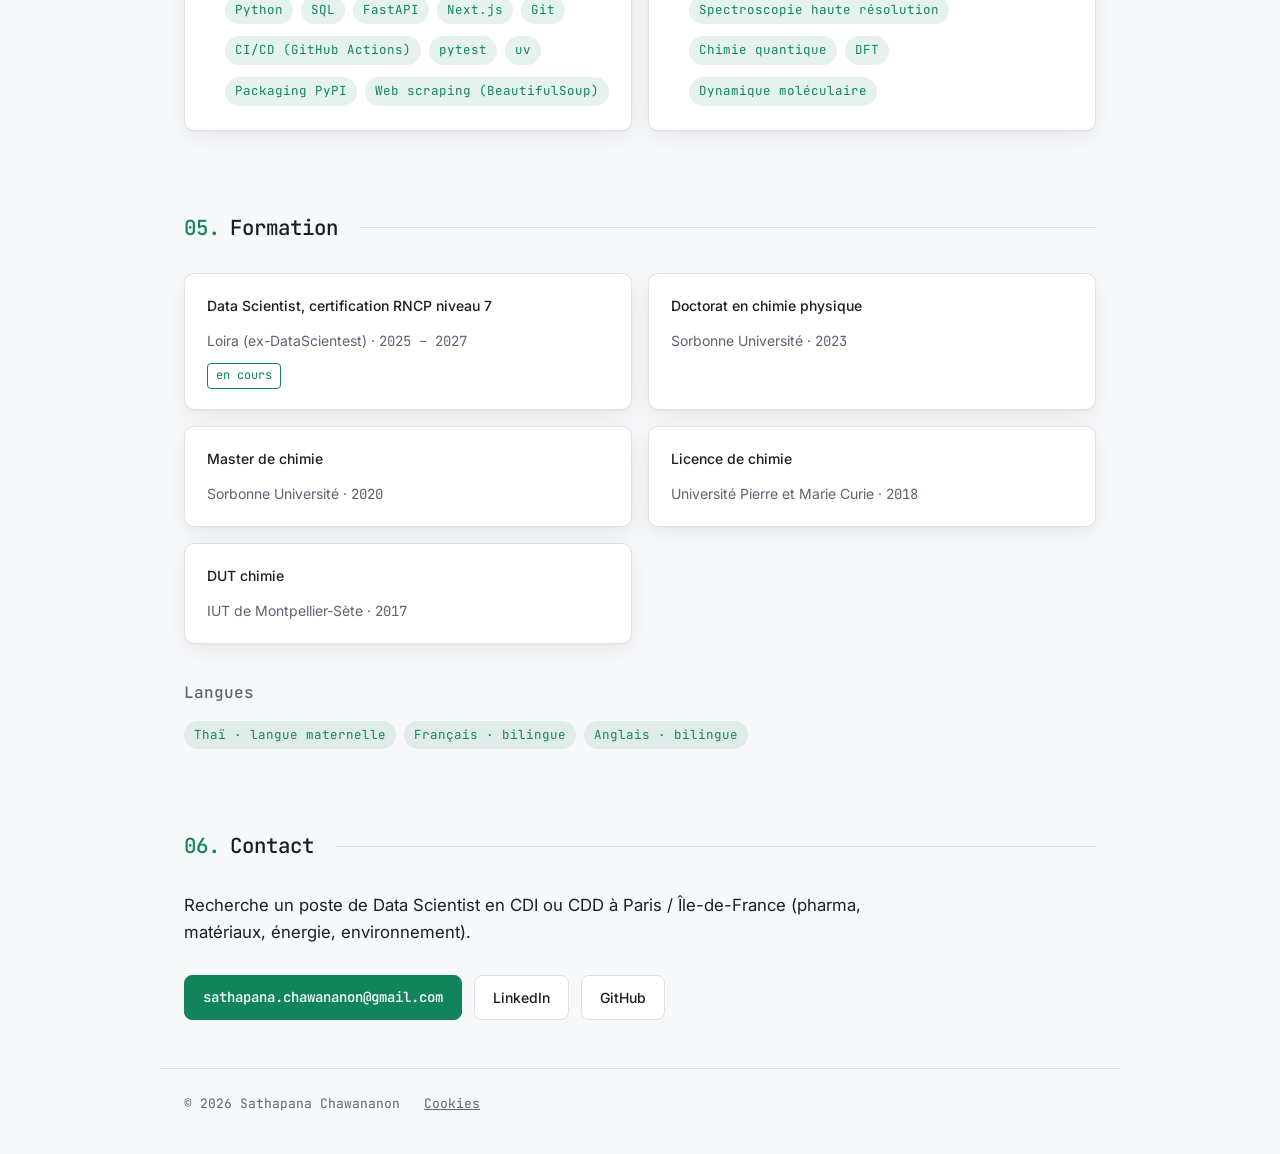
<file: fr/index.html>
<!doctype html>
<html lang="fr">
<head>
  <meta charset="utf-8">
  <meta name="viewport" content="width=device-width, initial-scale=1">
  <title>Sathapana Chawananon</title>
  <meta name="description" content="Sathapana Chawananon : Data Scientist, docteur en chimie physique. ML interprétable, agents LLM, IA frugale. Paris, France.">
  <link rel="canonical" href="https://sathapana.github.io/fr/">
  <link rel="alternate" hreflang="en" href="https://sathapana.github.io/">
  <link rel="alternate" hreflang="fr" href="https://sathapana.github.io/fr/">
  <link rel="alternate" hreflang="x-default" href="https://sathapana.github.io/">
  <meta property="og:type" content="profile">
  <meta property="og:site_name" content="Sathapana Chawananon">
  <meta property="og:title" content="Sathapana Chawananon · Data Scientist">
  <meta property="og:description" content="Sathapana Chawananon : Data Scientist, docteur en chimie physique. ML interprétable, agents LLM, IA frugale. Paris, France.">
  <meta property="og:url" content="https://sathapana.github.io/fr/">
  <meta property="og:locale" content="fr_FR">
  <meta property="og:locale:alternate" content="en_US">
  <meta property="og:image" content="https://sathapana.github.io/assets/img/og-card.png">
  <meta property="og:image:width" content="1200">
  <meta property="og:image:height" content="630">
  <meta property="og:image:alt" content="Sathapana Chawananon, Data Scientist">
  <meta name="twitter:card" content="summary_large_image">
  <script type="application/ld+json">
  {
    "@context": "https://schema.org",
    "@type": "Person",
    "name": "Sathapana Chawananon",
    "jobTitle": "Data Scientist",
    "url": "https://sathapana.github.io/",
    "email": "mailto:sathapana.chawananon@gmail.com",
    "address": { "@type": "PostalAddress", "addressLocality": "Paris", "addressRegion": "Île-de-France", "addressCountry": "FR" },
    "alumniOf": { "@type": "CollegeOrUniversity", "name": "Sorbonne University" },
    "knowsLanguage": ["th", "fr", "en"],
    "knowsAbout": ["Interpretable machine learning", "LLM agents", "Green AI", "Anomaly detection", "Survival analysis", "Uncertainty quantification", "High-resolution spectroscopy"],
    "sameAs": ["https://www.linkedin.com/in/sathapana-chawananon", "https://github.com/Sathapana"]
  }
  </script>
  <link rel="icon" href="../assets/img/favicon.svg" type="image/svg+xml">
  <link rel="apple-touch-icon" href="../assets/img/apple-touch-icon.png">
  <link rel="preconnect" href="https://fonts.googleapis.com">
  <link rel="preconnect" href="https://fonts.gstatic.com" crossorigin>
  <link href="https://fonts.googleapis.com/css2?family=Inter:wght@400;500;600;700&family=JetBrains+Mono:wght@400;500&display=swap" rel="stylesheet">
  <link rel="stylesheet" href="../assets/css/style.css">
  <script>
    // Apply the saved theme before first paint to avoid a flash.
    try { var t = localStorage.getItem("theme"); if (t) document.documentElement.dataset.theme = t; } catch (e) {}
  </script>
  <script src="../assets/js/consent.js" defer></script>
</head>
<body>
  <header class="topbar">
    <nav class="nav container">
      <a class="brand mono" href="#top">sath<span class="accent">@</span>paris<span class="dim">:~$</span></a>
      <ul class="nav-links">
        <li><a href="#about">Profil</a></li>
        <li><a href="#projects">Projets</a></li>
        <li><a href="#experience">Expérience</a></li>
        <li><a href="#skills">Compétences</a></li>
        <li><a href="#education">Formation</a></li>
        <li><a href="#contact">Contact</a></li>
      </ul>
      <div class="toggles">
        <a class="toggle mono" id="lang-toggle" href="../" hreflang="en" lang="en" aria-label="Switch to English">EN</a>
        <button class="toggle" id="theme-toggle" type="button" aria-label="Changer de thème de couleur">
          <svg class="icon-sun" viewBox="0 0 24 24" aria-hidden="true"><circle cx="12" cy="12" r="4"/><path d="M12 2v2M12 20v2M4.9 4.9l1.4 1.4M17.7 17.7l1.4 1.4M2 12h2M20 12h2M4.9 19.1l1.4-1.4M17.7 6.3l1.4-1.4"/></svg>
          <svg class="icon-moon" viewBox="0 0 24 24" aria-hidden="true"><path d="M21 12.8A9 9 0 1 1 11.2 3a7 7 0 0 0 9.8 9.8z"/></svg>
        </button>
      </div>
    </nav>
  </header>

  <main id="top">
    <section class="hero container">
      <p class="prompt mono"><span class="accent">$</span> whoami</p>
      <h1>Sathapana Chawananon</h1>
      <p class="headline mono">Data Scientist | Docteur en chimie physique | ML interprétable, agents LLM, IA frugale</p>
      <p class="pitch">Des années à ajuster des modèles physiques sur de grands jeux de mesures bruitées, aujourd'hui appliquées au machine learning : modèles interprétables, prédictions calibrées, systèmes explicables.</p>
      <p class="location mono"><span class="dim">#</span> <span>Paris, Île-de-France</span></p>
      <div class="cta">
        <a class="btn btn-primary" href="mailto:sathapana.chawananon@gmail.com">M'écrire</a>
        <a class="btn" href="https://www.linkedin.com/in/sathapana-chawananon" target="_blank" rel="noopener">LinkedIn</a>
        <a class="btn" href="https://github.com/Sathapana" target="_blank" rel="noopener">GitHub</a>
      </div>
      <a class="featured card" href="../projects/greenhouse-anomaly-detection/">
        <span class="featured-label mono">Étude de cas à la une</span>
        <span class="featured-title">Anomalies cachées dans le climat d'une serre</span>
        <span class="featured-desc">Détection d'anomalies multivariée sur des données climatiques de serre : un détecteur « boîte blanche » qui explique chaque alarme, vérifié sur données passées uniquement avant d'être dit déployable.</span>
        <span class="featured-more mono">Lire l'étude de cas (en anglais) →</span>
      </a>
      <svg class="spectrum" viewBox="0 0 600 80" preserveAspectRatio="none" aria-hidden="true">
        <path d="M0 70 L60 70 L66 40 L72 70 L130 70 L134 62 L138 70 L190 70 L196 18 L202 70 L250 70 L254 55 L258 70 L320 70 L325 30 L330 70 L380 70 L383 60 L386 70 L440 70 L446 8 L452 70 L500 70 L504 50 L508 70 L560 70 L563 64 L566 70 L600 70"/>
      </svg>
    </section>

    <section id="about" class="section container">
      <h2 class="section-title mono"><span class="accent">01.</span> <span>Profil</span></h2>
      <p class="about-text">Data Scientist issu des sciences quantitatives. Pendant plusieurs années, j'ai construit des modèles physiques ajustés sur de grands jeux de mesures bruitées, où chaque paramètre devait être justifié et chaque incertitude quantifiée. J'applique la même exigence au machine learning : modèles interprétables, prédictions calibrées, systèmes explicables.</p>
    </section>

    <!-- A project without a case study page links its title to the repository instead. -->
    <section id="projects" class="section container">
      <h2 class="section-title mono"><span class="accent">02.</span> <span>Projets</span></h2>
      <div class="grid grid-2" id="projects-list">
        <article class="card project-card">
          <h3 class="project-title"><a href="https://github.com/Sathapana/reliability-lab" target="_blank" rel="noopener">reliability-lab : peut-on se fier à un juge LLM ?</a></h3>
          <p class="project-meta mono">Bibliothèque Python open source · 2026</p>
          <dl class="psi">
            <dt class="mono">Problème</dt>
            <dd>Les bibliothèques d'alpha de Krippendorff renvoient un seul coefficient, alors qu'une étude de fiabilité de juges LLM ou d'annotateurs humains doit aussi traiter explicitement les annotations en échec, fournir des intervalles honnêtes et des découpages sans fuite.</dd>
            <dt class="mono">Solution</dt>
            <dd>Une bibliothèque Python open source publiée sur PyPI, qui intègre l'alpha dans tout le protocole d'étude : un statut explicite pour chaque annotation, le désaccord en « boîte blanche », des schémas de bootstrap nommés, la comparaison appariée de deux configurations de juge, des découpages respectant les groupes.</dd>
            <dt class="mono">Impact</dt>
            <dd>Ses intervalles à 95 % tiennent en simulation (couverture de <strong>93–95 %</strong>), là où les intervalles KALPHA classiques sont trop étroits et ne couvrent que <strong>70–90 %</strong> dès trois annotateurs. Testée sur 3 OS × 3 versions de Python en intégration continue.</dd>
          </dl>
          <ul class="chips">
            <li class="chip">Alpha de Krippendorff</li>
            <li class="chip">Fiabilité inter-annotateurs</li>
            <li class="chip">LLM-as-a-judge</li>
            <li class="chip">Bootstrap</li>
            <li class="chip">Simulation</li>
            <li class="chip">Package Python</li>
          </ul>
          <p class="project-links mono">
            <a href="https://github.com/Sathapana/reliability-lab" target="_blank" rel="noopener">Code</a>
            <a href="https://pypi.org/project/reliability-lab/" target="_blank" rel="noopener">PyPI</a>
          </p>
        </article>
        <article class="card project-card">
          <h3 class="project-title"><a href="../projects/greenhouse-anomaly-detection/">Anomalies cachées dans le climat d'une serre</a></h3>
          <p class="project-meta mono">Projet de recherche personnel · 2026</p>
          <dl class="psi">
            <dt class="mono">Problème</dt>
            <dd>Une panne de capteur ou de régulation peut laisser température, humidité et CO₂ chacun dans sa plage normale alors que leur combinaison est impossible : les alarmes par variable restent muettes.</dd>
            <dt class="mono">Solution</dt>
            <dd>Un détecteur « boîte blanche », une carte de contrôle MEWMA sur résidus de contexte, qui confronte le climat à ce qu'impliquent lampes, météo et consignes, et désigne la variable responsable de chaque alarme. Retenu parmi 15 détecteurs, avec un protocole figé, sur six compartiments de serre.</dd>
            <dt class="mono">Impact</dt>
            <dd>Repère les pannes que les alarmes par capteur ne voient pas : <strong>7 pannes réelles sur 7</strong> détectées, la variable responsable désignée dans <strong>91 %</strong> des alarmes. Recalé chaque semaine, il reste à <strong>1,7 %</strong> de fausses alarmes (cible 1 %), contre <strong>41 %</strong> pour un modèle jamais recalé.</dd>
          </dl>
          <ul class="chips">
            <li class="chip">Détection d'anomalies</li>
            <li class="chip">Mahalanobis</li>
            <li class="chip">MEWMA</li>
            <li class="chip">Calibration</li>
            <li class="chip">Explicabilité</li>
            <li class="chip">Séries temporelles</li>
          </ul>
          <p class="project-links mono">
            <a href="../projects/greenhouse-anomaly-detection/">Étude de cas (en anglais) →</a>
            <a href="https://github.com/Sathapana/Greenhouse_Plant_Growth" target="_blank" rel="noopener">Code</a>
          </p>
        </article>
        <article class="card project-card">
          <h3 class="project-title"><a href="../projects/penny-stock-survival/">Risque de krach des penny stocks américaines</a></h3>
          <p class="project-meta mono">Projet de recherche personnel · 2026</p>
          <dl class="psi">
            <dt class="mono">Problème</dt>
            <dd>Pour une small cap américaine volatile, un jour donné, quelle est la probabilité d'un krach dans les 20 séances suivantes, et peut-on la prédire mieux qu'une prévision de volatilité ?</dd>
            <dt class="mono">Solution</dt>
            <dd>Une étude de survie pré-enregistrée sur 590 000 jours-actions : un modèle de hazard en temps discret sur 22 variables figées face à une référence fondée sur la prévision de volatilité, avec validation chronologique et un test final exécuté une seule fois.</dd>
            <dt class="mono">Impact</dt>
            <dd>Écarter chaque jour les 10 % d'actions que le modèle juge les plus risquées réduit de <strong>3 points</strong> la perte moyenne des 5 % de trades les plus perdants sur le test final. Cela réduit le risque, sans rapporter d'argent.</dd>
          </dl>
          <ul class="chips">
            <li class="chip">Analyse de survie</li>
            <li class="chip">Cox PH</li>
            <li class="chip">Hazard en temps discret</li>
            <li class="chip">XGBoost</li>
            <li class="chip">Calibration</li>
            <li class="chip">Pré-enregistrement</li>
          </ul>
          <p class="project-links mono">
            <a href="../projects/penny-stock-survival/">Étude de cas (en anglais) →</a>
            <a href="https://github.com/Sathapana/PennyStock_survival" target="_blank" rel="noopener">Code</a>
          </p>
        </article>
        <article class="card project-card">
          <h3 class="project-title"><a href="https://hora-horo.com/" target="_blank" rel="noopener">Hora Horoscope : thèmes d'astrologie uranienne sur éphémérides JPL</a></h3>
          <p class="project-meta mono">Projet loisir, démo en ligne · 2026</p>
          <dl class="psi">
            <dt class="mono">Problème</dt>
            <dd>L'astrologie uranienne (école de Hambourg) lit un thème à travers le cadran de 90°, les mi-points et les images planétaires : des calculs fastidieux à la main et mal couverts par les applications d'astrologie grand public, en particulier pour les utilisateurs thaïlandophones.</dd>
            <dt class="mono">Solution</dt>
            <dd>Une application web bilingue thaï/anglais qui calcule le thème complet à partir des positions NASA/JPL DE440 : 22 facteurs, le cadran de 90°, l'arbre des mi-points, les images planétaires classées par exactitude, l'arc solaire, les transits et une éphéméride graphique. Une lecture rédigée par IA, en option, est construite uniquement à partir des images et des passages calculés pour le thème, et chaque paragraphe les cite.</dd>
            <dt class="mono">Impact</dt>
            <dd>Un projet loisir, fait pour le plaisir et en ligne comme démo publique : tous les calculs sont gratuits et sans compte. Un terrain de jeu pour le calcul numérique d'éphémérides et la rédaction par LLM ancrée dans des résultats calculés.</dd>
          </dl>
          <ul class="chips">
            <li class="chip">Next.js</li>
            <li class="chip">Vercel</li>
            <li class="chip">Éphémérides JPL</li>
            <li class="chip">Génération par LLM</li>
            <li class="chip">Génération ancrée</li>
            <li class="chip">i18n (thaï / anglais)</li>
          </ul>
          <p class="project-links mono">
            <a href="https://hora-horo.com/" target="_blank" rel="noopener">hora-horo.com →</a>
          </p>
        </article>
        <article class="card project-card">
          <h3 class="project-title"><a href="https://sunny-spell.ai.studio" target="_blank" rel="noopener">SunnySpell : orthographe et vocabulaire anglais pour les enfants thaïlandais</a></h3>
          <p class="project-meta mono">Projet loisir, démo en ligne · 2026</p>
          <dl class="psi">
            <dt class="mono">Problème</dt>
            <dd>Les écoliers thaïlandais rapportent chaque semaine des listes de mots anglais, mais une simple liste ne donne ni le sens en thaï, ni une prononciation lisible par un enfant, et peu de raisons de s'entraîner chaque jour. Conçue d'abord pour ma petite sœur.</dd>
            <dt class="mono">Solution</dt>
            <dd>Une application web ludique construite sur les vrais devoirs de l'enfant. Les parents collent un tableau de mots entier depuis LINE, Excel ou Word, expressions de plusieurs mots comprises. Chaque mot est classé de P.1 à P.6 (les six années du primaire thaïlandais) et reçoit une traduction en thaï, une prononciation écrite en alphabet thaï et une phrase d'exemple. Les enfants s'entraînent avec des cartes mémoire, des quiz de rappel et la lecture audio des mots. Un hibou assistant IA propose de nouveaux mots liés, adaptés à leur niveau et absents de leur bibliothèque, et rédige une astuce mnémotechnique pour chaque mot.</dd>
            <dt class="mono">Impact</dt>
            <dd>Transforme les devoirs de la semaine en courtes séances quotidiennes, entretenues par des points, des séries de jours, des objectifs hebdomadaires de maîtrise, des badges et un classement. Un espace parent protégé par code PIN gère plusieurs profils d'enfants.</dd>
          </dl>
          <ul class="chips">
            <li class="chip">Google AI Studio</li>
            <li class="chip">Gemini</li>
            <li class="chip">Génération de contenu par LLM</li>
            <li class="chip">Synthèse vocale</li>
            <li class="chip">Ludification</li>
            <li class="chip">Thaï / anglais</li>
          </ul>
          <p class="project-links mono">
            <a href="https://sunny-spell.ai.studio" target="_blank" rel="noopener">Démo en ligne →</a>
          </p>
        </article>
        <article class="card project-card">
          <h3 class="project-title"><a href="https://mama-math.ai.studio" target="_blank" rel="noopener"><span lang="th">หนูรักเลข</span> (Nu Rak Lek) : un cours visuel sur les fractions pour enfants</a></h3>
          <p class="project-meta mono">Projet loisir, démo en ligne · 2026</p>
          <dl class="psi">
            <dt class="mono">Problème</dt>
            <dd>Les enfants d'environ 8 à 11 ans (P.3 à P.5) abordent souvent les fractions comme des règles à apprendre par cœur, où une erreur ressemble à un échec, et les parents voient rarement où l'enfant bloque vraiment.</dd>
            <dt class="mono">Solution</dt>
            <dd>Huit leçons animées de 3 à 5 minutes, avec des pizzas, des barres de fractions et des droites graduées, du sens d'une fraction jusqu'aux dénominateurs différents, aux fractions impropres et aux problèmes. Les exercices mêlent glisser-déposer, association, calcul et problèmes concrets, avec des indices pas à pas et une mission quotidienne adaptative de 5 questions. Une erreur ne coûte jamais de points ; réessayer rapporte des points d'effort.</dd>
            <dt class="mono">Impact</dt>
            <dd>La narration par une voix d'enseignant IA tient en 76 extraits générés à l'avance et intégrés à l'application : les leçons ne consomment aucun jeton d'IA. Un tableau de bord parent/enseignant montre l'évolution de la justesse sur 7 jours, la justesse par thème face à un seuil de maîtrise de 75 %, les indices par question, le temps de réflexion et les erreurs récurrentes, avec des conseils pour en parler à la maison. Toutes les données restent sur l'appareil.</dd>
          </dl>
          <ul class="chips">
            <li class="chip">Google AI Studio</li>
            <li class="chip">Apprentissage adaptatif</li>
            <li class="chip">Synthèse vocale pré-générée</li>
            <li class="chip">Analytique d'apprentissage</li>
            <li class="chip">Données sur l'appareil</li>
            <li class="chip">Programme modulaire</li>
          </ul>
          <p class="project-links mono">
            <a href="https://mama-math.ai.studio" target="_blank" rel="noopener">Démo en ligne →</a>
          </p>
        </article>
      </div>
    </section>

    <section id="experience" class="section container">
      <h2 class="section-title mono"><span class="accent">03.</span> <span>Expérience</span></h2>
      <ol class="timeline" id="experience-list">
        <li class="current">
          <article class="card">
            <div class="job-head">
              <h3 class="job-title">Développeur IA (alternance)</h3>
              <span class="job-meta mono">juillet 2025 – aujourd'hui</span>
            </div>
            <p class="job-org">DILA, Direction de l'information légale et administrative<span class="job-place"> · Paris</span></p>
            <ul>
              <li>Co-développement d'un outil de recherche agentique fondé sur des LLM pour l'information juridique publique.</li>
              <li>Conception d'une couche de traçage mesurant la consommation d'énergie et les émissions carbone de chaque appel LLM (LangChain, EcoLogits), pour rendre mesurable le coût environnemental de chaque choix de modèle et de prompt.</li>
            </ul>
          </article>
        </li>
        <li>
          <article class="card">
            <div class="job-head">
              <h3 class="job-title">Chercheur postdoctoral, spectroscopie quantitative et modélisation</h3>
              <span class="job-meta mono">novembre 2023 – septembre 2024</span>
            </div>
            <p class="job-org">CNRS<span class="job-place"> · Orsay</span></p>
            <ul>
              <li>Construction de modèles physiques de spectres moléculaires, ajustés par moindres carrés non linéaires sur de grands jeux de transitions mesurées, avec des paramètres physiquement interprétables.</li>
              <li>Traitement de données infrarouges haute résolution du synchrotron SOLEIL : correction de ligne de base, attribution des pics, estimation des incertitudes.</li>
              <li>Co-développement d'un ajustement global combinant plusieurs sources de données (infrarouge, infrarouge lointain, ondes millimétriques) dans un modèle unique.</li>
            </ul>
          </article>
        </li>
        <li>
          <article class="card">
            <div class="job-head">
              <h3 class="job-title">Doctorant, spectroscopie et modélisation de données</h3>
              <span class="job-meta mono">octobre 2020 – octobre 2023</span>
            </div>
            <p class="job-org">Laboratoire MONARIS, Sorbonne Université<span class="job-place"> · Paris</span></p>
            <ul>
              <li>Conception et conduite de campagnes de mesure (laser et synchrotron), produisant de grands jeux de données spectrales haute résolution.</li>
              <li>Validation des modèles par confrontation entre données expérimentales et calculs de chimie quantique.</li>
              <li>Analyse spectrale de molécules des familles des hydrocarbures aromatiques polycycliques (HAP), de leurs dérivés azotés (HAPN) et des furanes.</li>
            </ul>
          </article>
        </li>
        <li>
          <article class="card">
            <div class="job-head">
              <h3 class="job-title">Expériences de recherche antérieures</h3>
              <span class="job-meta mono">2017 – 2019</span>
            </div>
            <p class="job-org">Vancouver · Varsovie · Copenhague</p>
            <ul>
              <li>University of British Columbia, Vancouver (8 mois) : modélisation DFT (théorie de la fonctionnelle de la densité) d'un mécanisme réactionnel.</li>
              <li>Université de Varsovie (2 mois) : dynamique moléculaire de liaison récepteur-ligand, appliquée à la découverte de médicaments.</li>
              <li>Université de Copenhague (4 mois) : analyse d'images UV de la cinétique de dissolution de médicaments.</li>
            </ul>
          </article>
        </li>
      </ol>
    </section>

    <section id="skills" class="section container">
      <h2 class="section-title mono"><span class="accent">04.</span> <span>Compétences</span></h2>
      <div class="grid grid-2" id="skills-grid">
        <article class="card">
          <h3 class="mono">Data science et modélisation</h3>
          <ul class="chips">
            <li class="chip">Interprétabilité (SHAP)</li>
            <li class="chip">Détection d'anomalies</li>
            <li class="chip">Séries temporelles</li>
            <li class="chip">Analyse de survie</li>
            <li class="chip">Calibration</li>
            <li class="chip">Quantification des incertitudes</li>
            <li class="chip">Bootstrap et simulation</li>
            <li class="chip">Moindres carrés non linéaires</li>
            <li class="chip">scikit-learn</li>
            <li class="chip">XGBoost</li>
            <li class="chip">PyTorch</li>
          </ul>
        </article>
        <article class="card">
          <h3 class="mono">LLM et systèmes agentiques</h3>
          <ul class="chips">
            <li class="chip">LangChain</li>
            <li class="chip">LangGraph</li>
            <li class="chip">RAG</li>
            <li class="chip">Agents</li>
            <li class="chip">Appel d'outils (tool calling)</li>
            <li class="chip">Mistral</li>
            <li class="chip">Évaluation LLM-as-a-judge</li>
            <li class="chip">Observabilité (Langfuse, OpenTelemetry)</li>
            <li class="chip">IA frugale (EcoLogits, suivi carbone)</li>
          </ul>
        </article>
        <article class="card">
          <h3 class="mono">Ingénierie et infrastructure</h3>
          <ul class="chips">
            <li class="chip">Python</li>
            <li class="chip">SQL</li>
            <li class="chip">FastAPI</li>
            <li class="chip">Next.js</li>
            <li class="chip">Git</li>
            <li class="chip">CI/CD (GitHub Actions)</li>
            <li class="chip">pytest</li>
            <li class="chip">uv</li>
            <li class="chip">Packaging PyPI</li>
            <li class="chip">Web scraping (BeautifulSoup)</li>
          </ul>
        </article>
        <article class="card">
          <h3 class="mono">Bagage scientifique</h3>
          <ul class="chips">
            <li class="chip">Spectroscopie haute résolution</li>
            <li class="chip">Chimie quantique</li>
            <li class="chip">DFT</li>
            <li class="chip">Dynamique moléculaire</li>
          </ul>
        </article>
      </div>
    </section>

    <section id="education" class="section container">
      <h2 class="section-title mono"><span class="accent">05.</span> <span>Formation</span></h2>
      <div class="grid grid-2" id="education-list">
        <article class="card">
          <h3 class="edu-title">Data Scientist, certification RNCP niveau 7</h3>
          <p class="edu-meta">Loira (ex-DataScientest) · <span class="mono">2025 – 2027</span></p>
          <span class="badge mono">en cours</span>
        </article>
        <article class="card">
          <h3 class="edu-title">Doctorat en chimie physique</h3>
          <p class="edu-meta">Sorbonne Université · <span class="mono">2023</span></p>
        </article>
        <article class="card">
          <h3 class="edu-title">Master de chimie</h3>
          <p class="edu-meta">Sorbonne Université · <span class="mono">2020</span></p>
        </article>
        <article class="card">
          <h3 class="edu-title">Licence de chimie</h3>
          <p class="edu-meta">Université Pierre et Marie Curie · <span class="mono">2018</span></p>
        </article>
        <article class="card">
          <h3 class="edu-title">DUT chimie</h3>
          <p class="edu-meta">IUT de Montpellier-Sète · <span class="mono">2017</span></p>
        </article>
      </div>
      <h3 class="subtitle mono">Langues</h3>
      <ul class="chips" id="languages-list">
        <li class="chip">Thaï · langue maternelle</li>
        <li class="chip">Français · bilingue</li>
        <li class="chip">Anglais · bilingue</li>
      </ul>
    </section>

    <section id="contact" class="section container contact">
      <h2 class="section-title mono"><span class="accent">06.</span> <span>Contact</span></h2>
      <p class="contact-text">Recherche un poste de Data Scientist en CDI ou CDD à Paris / Île-de-France (pharma, matériaux, énergie, environnement).</p>
      <div class="cta">
        <a class="btn btn-primary mono" href="mailto:sathapana.chawananon@gmail.com">sathapana.chawananon@gmail.com</a>
        <a class="btn" href="https://www.linkedin.com/in/sathapana-chawananon" target="_blank" rel="noopener">LinkedIn</a>
        <a class="btn" href="https://github.com/Sathapana" target="_blank" rel="noopener">GitHub</a>
      </div>
    </section>
  </main>

  <footer class="footer container mono">
    <span>© <span id="year">2026</span> Sathapana Chawananon</span>
  </footer>

  <script src="../assets/js/main.js"></script>
</body>
</html>
</file>
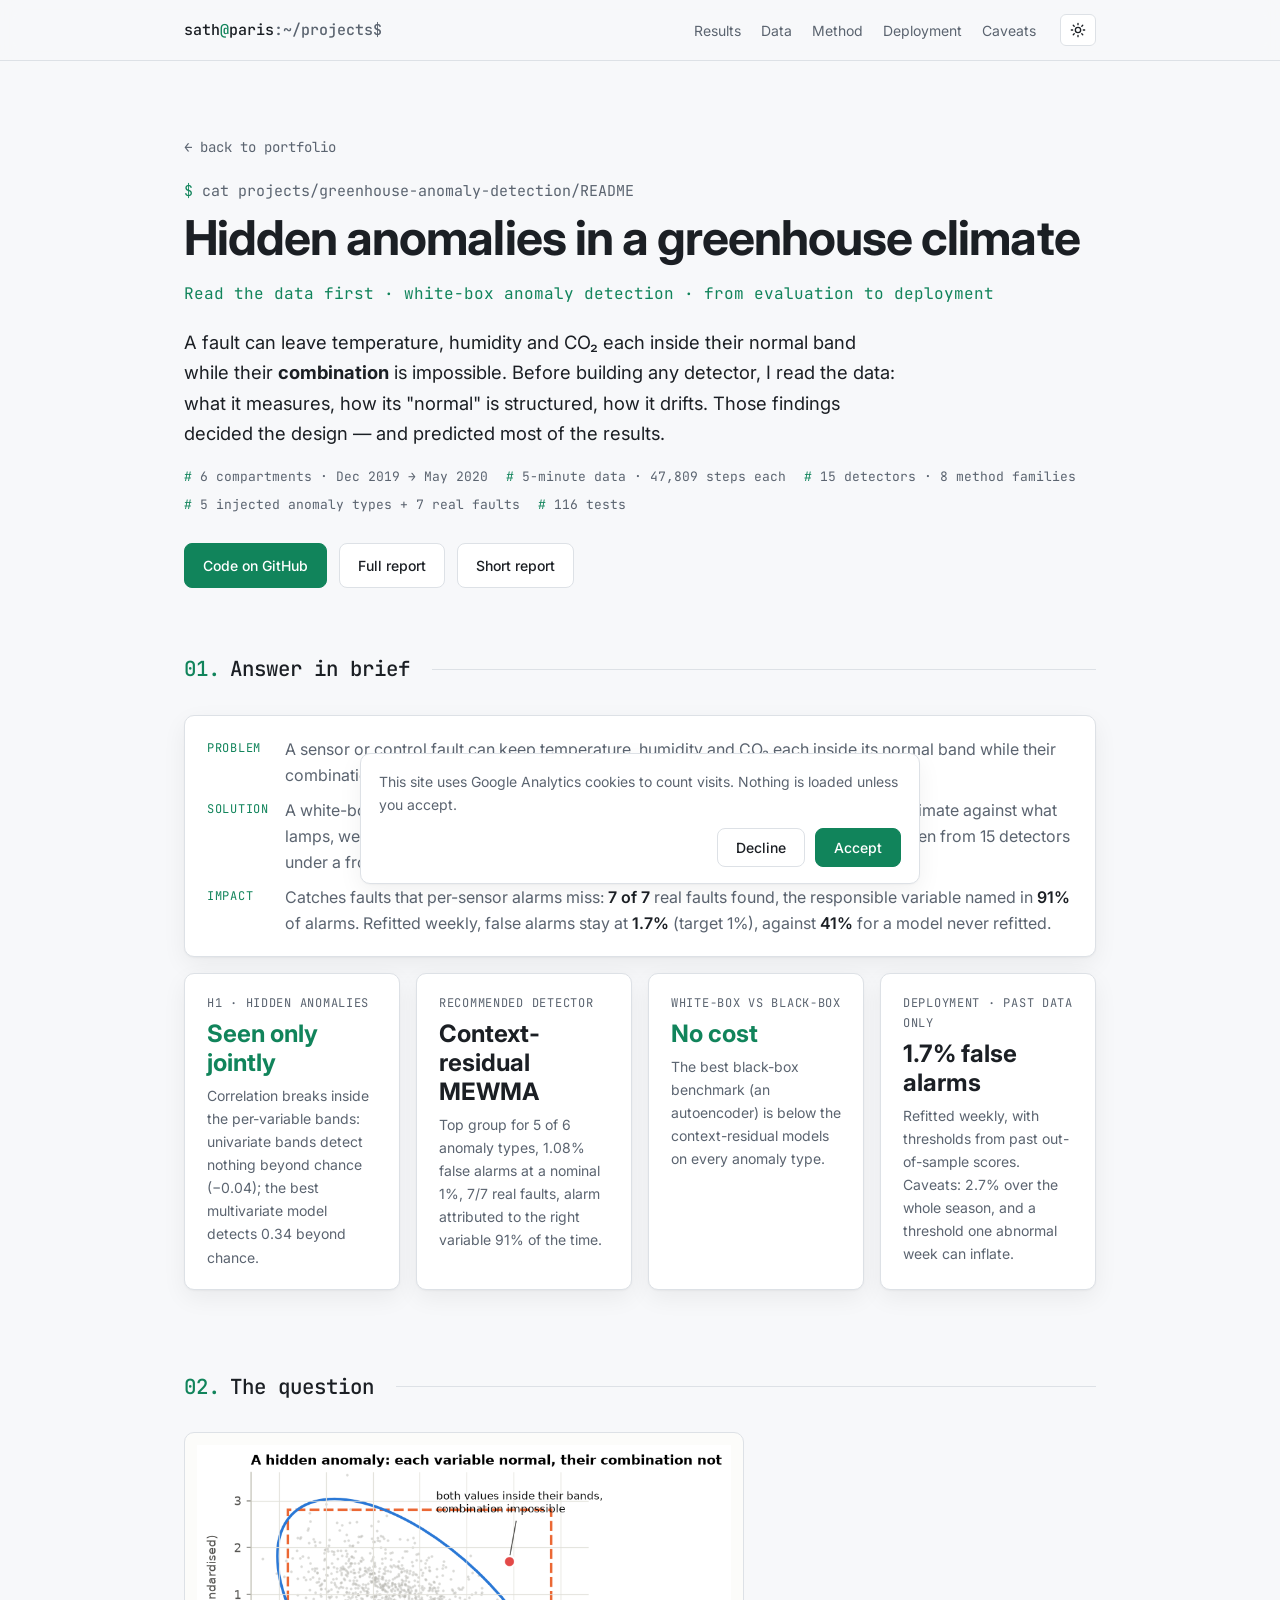
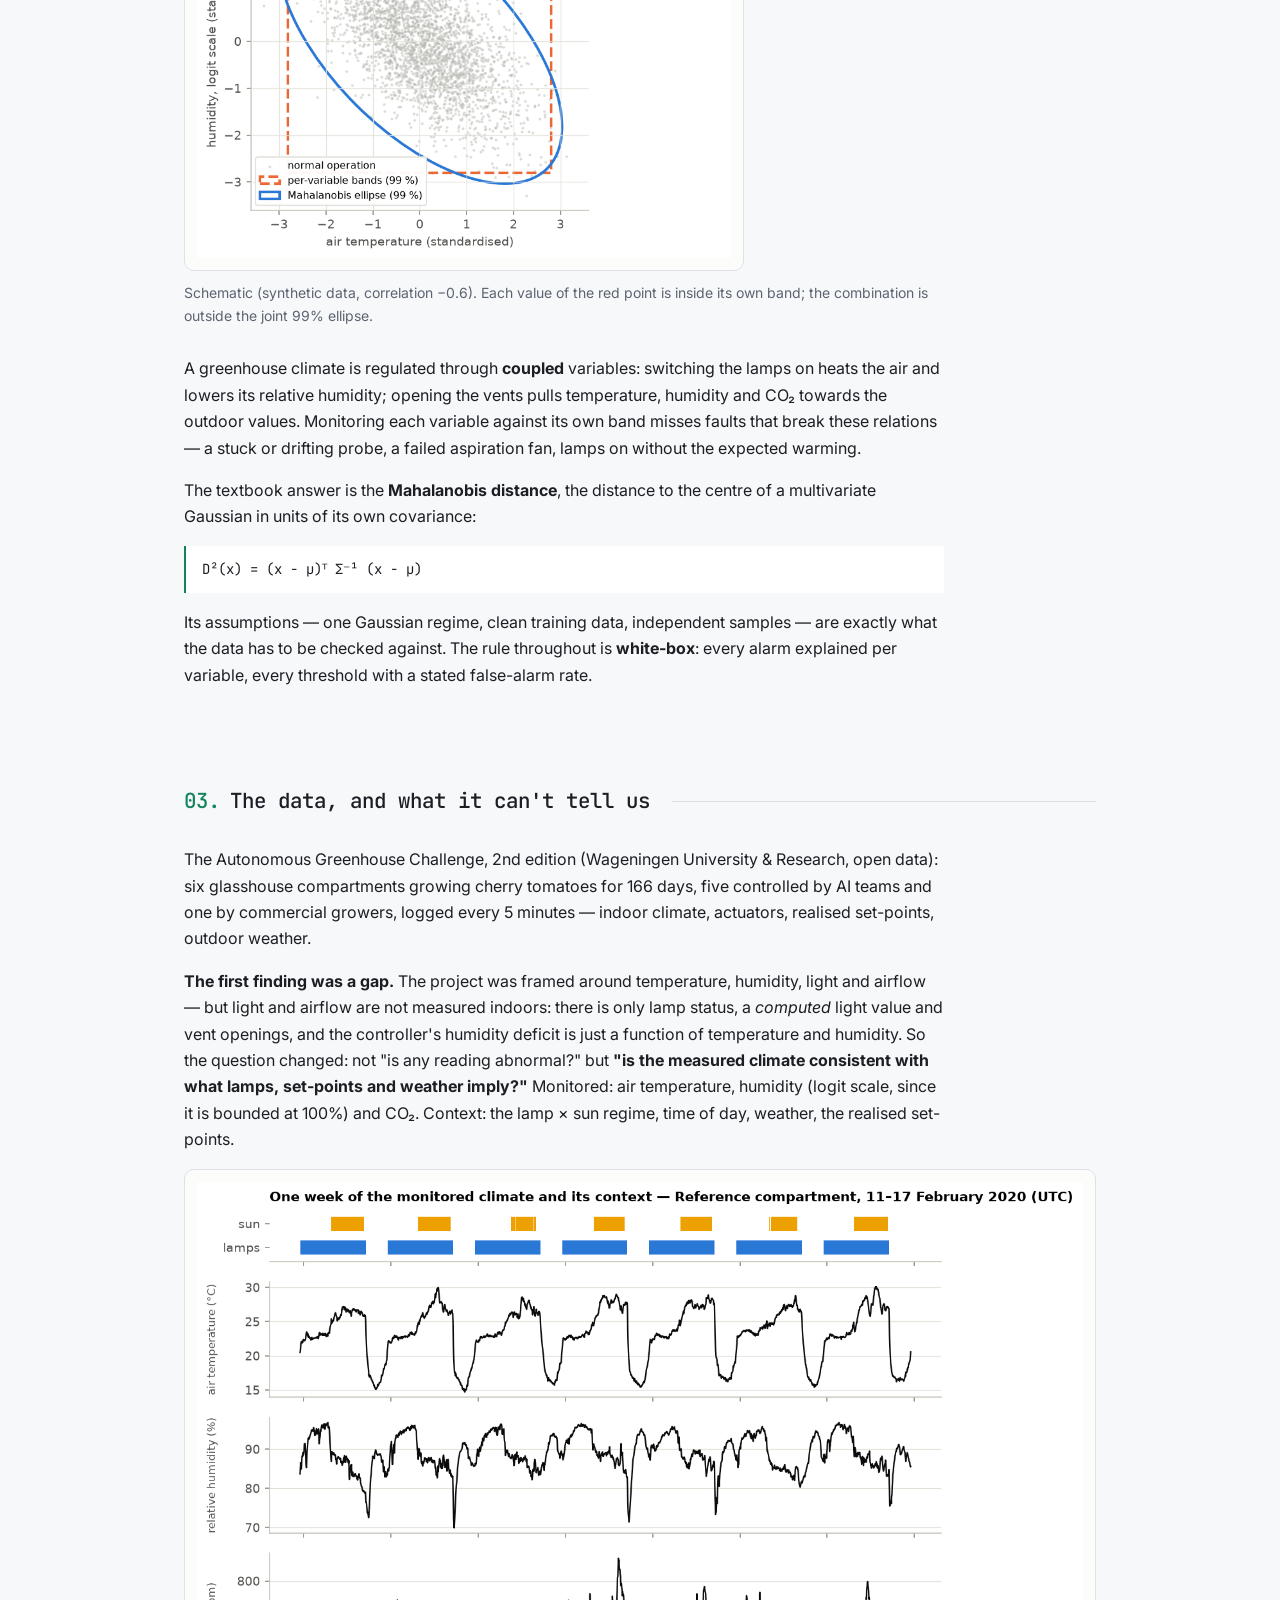
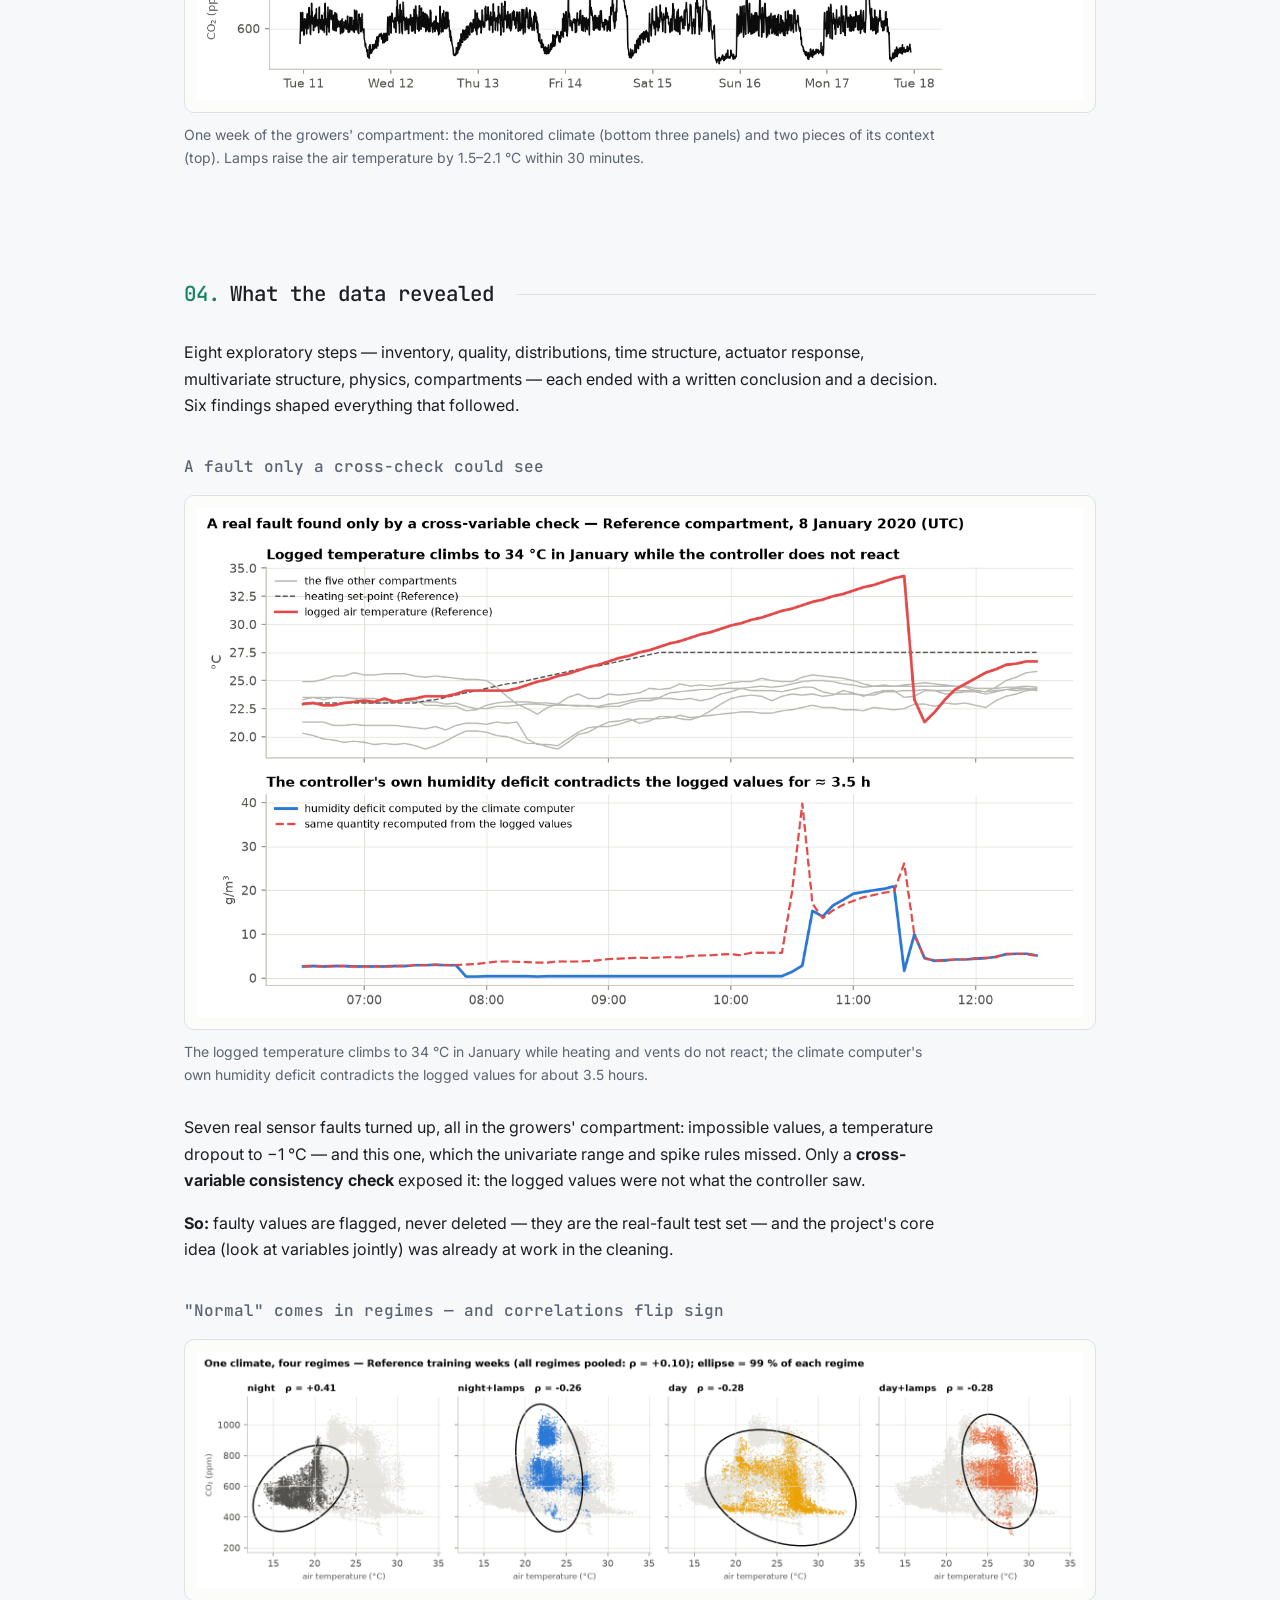
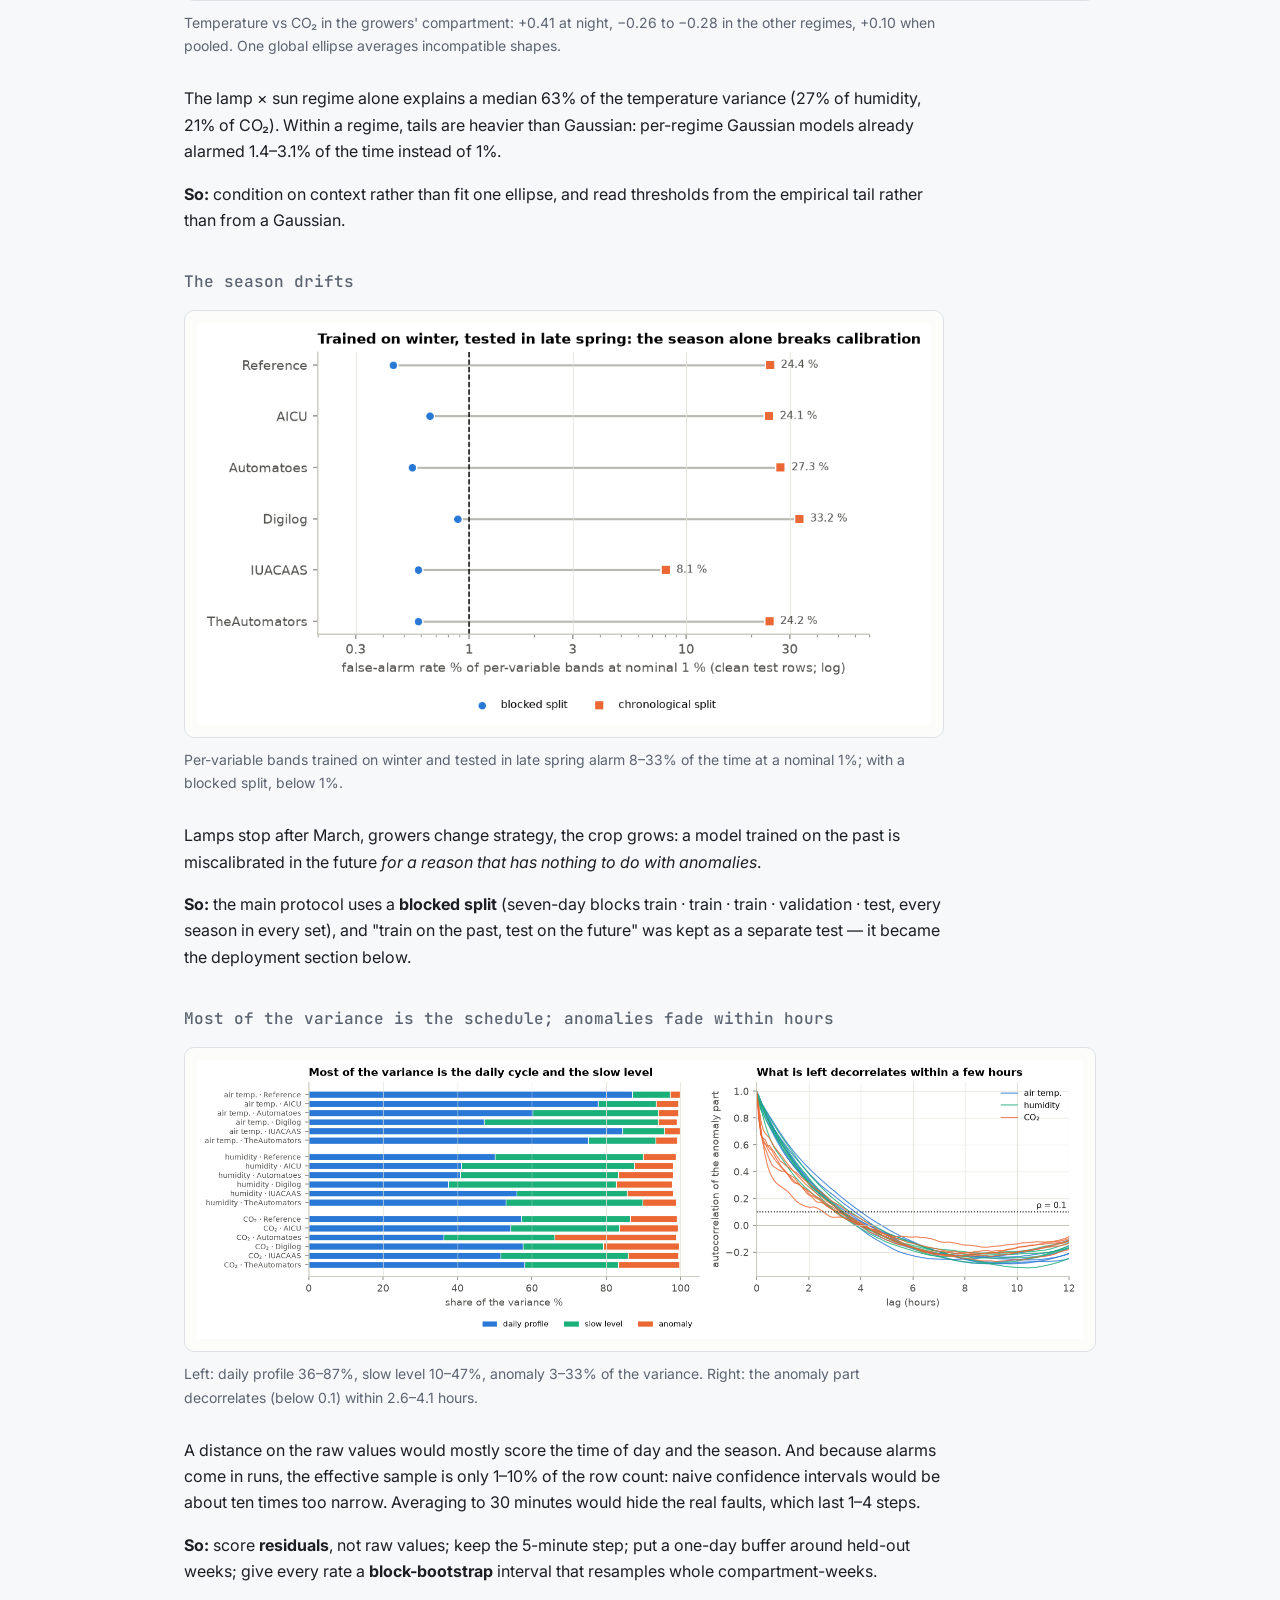
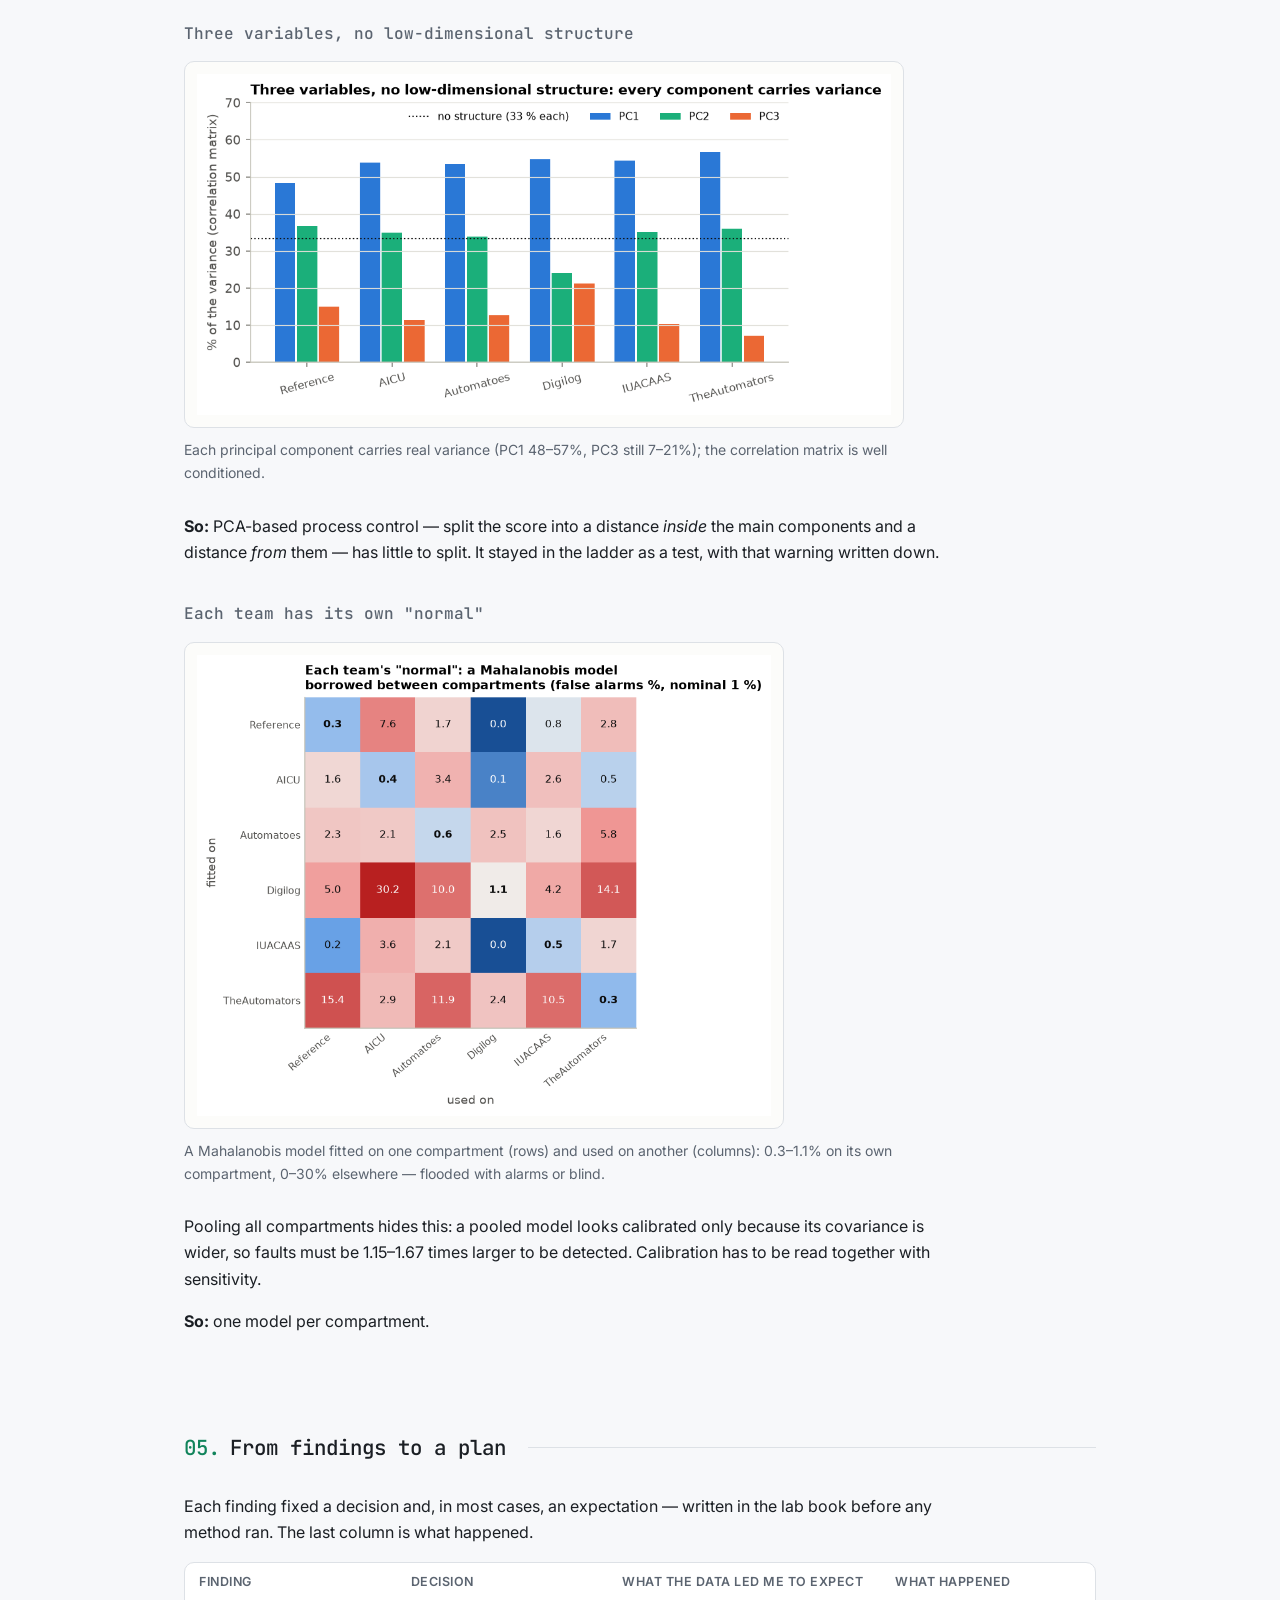
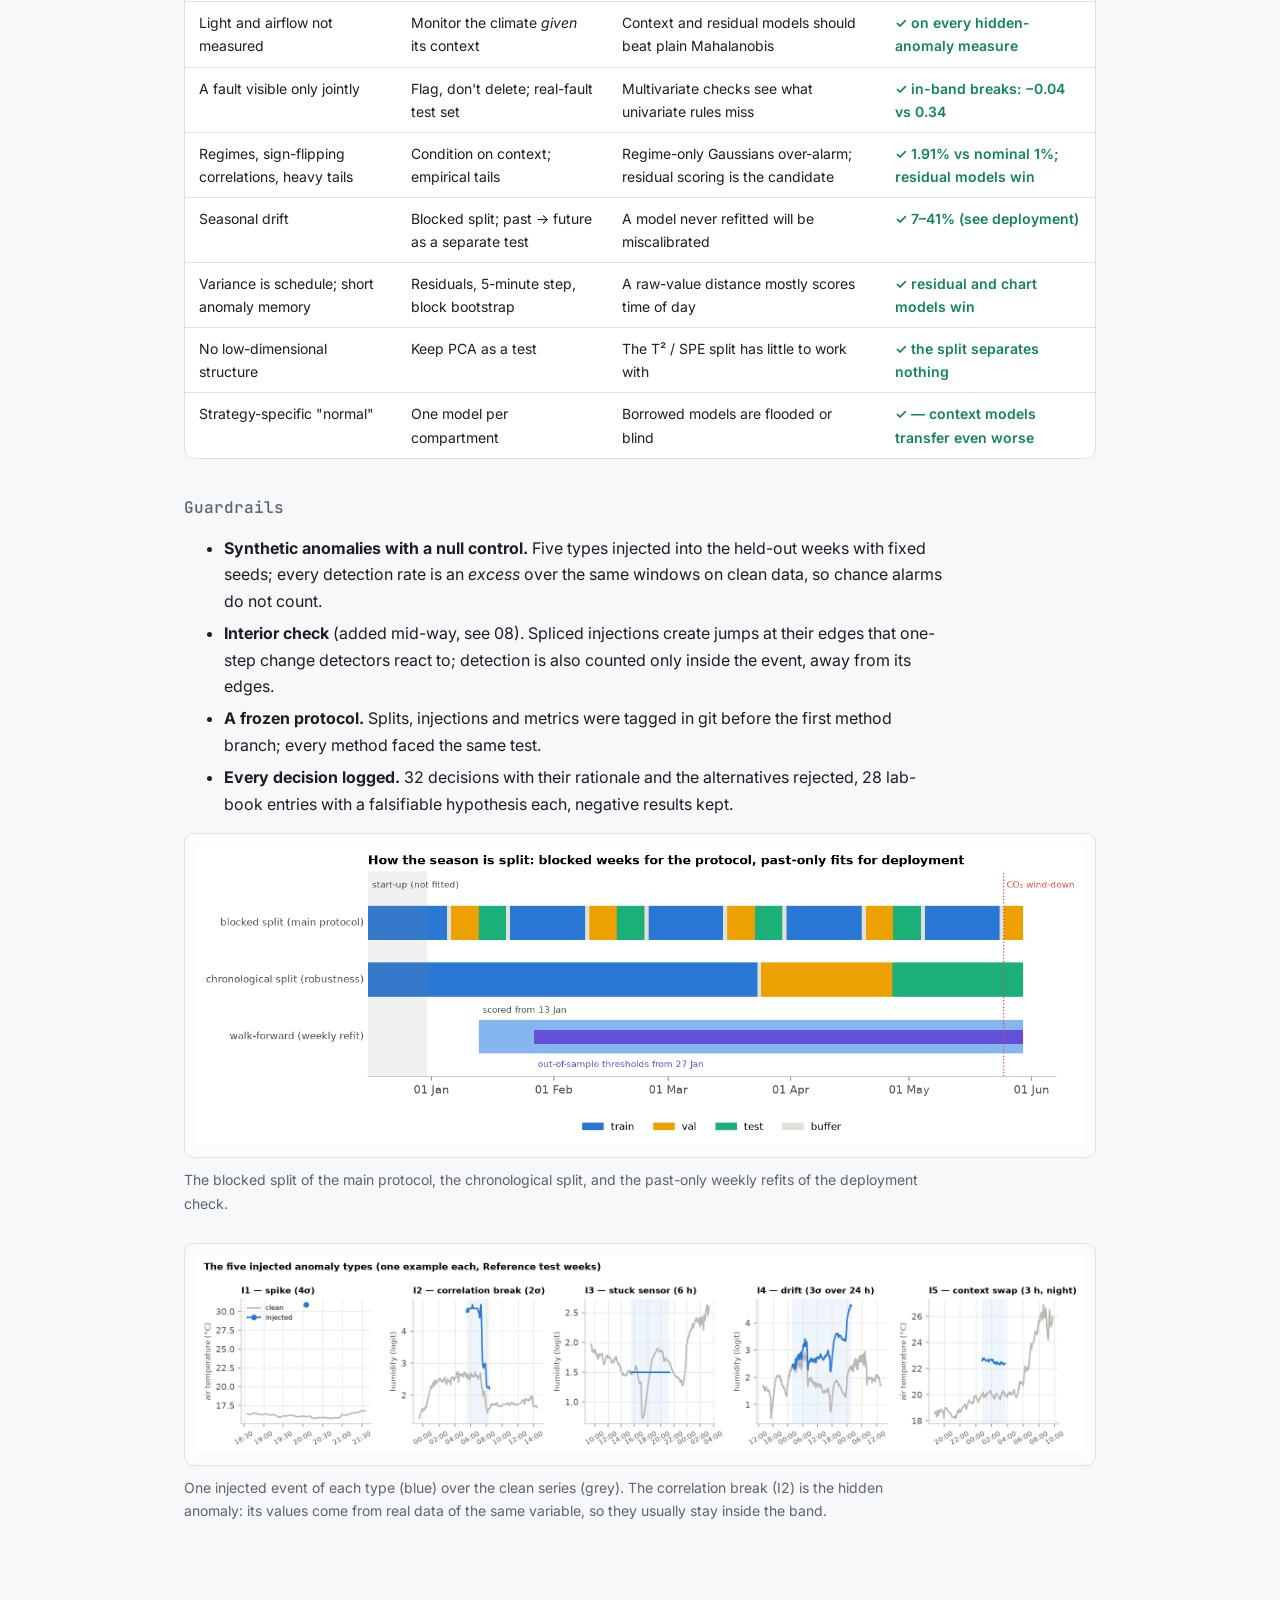
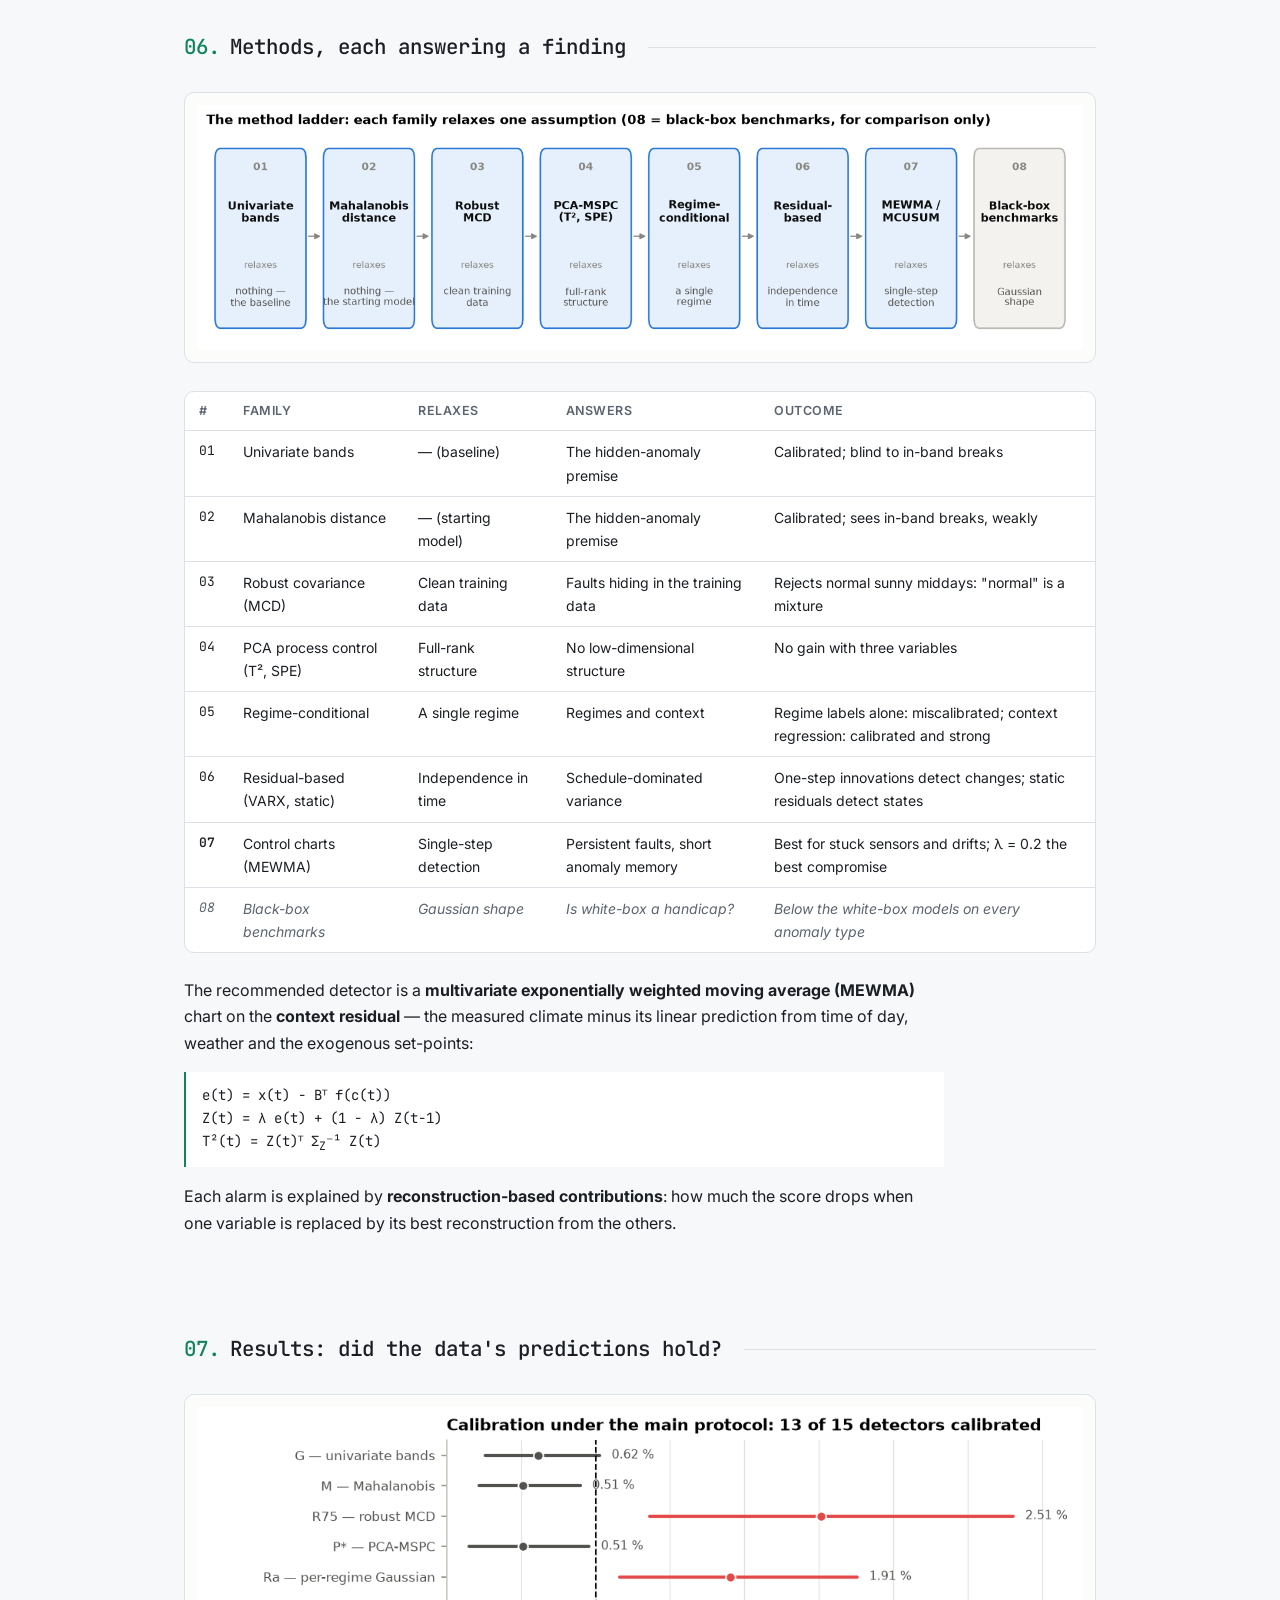
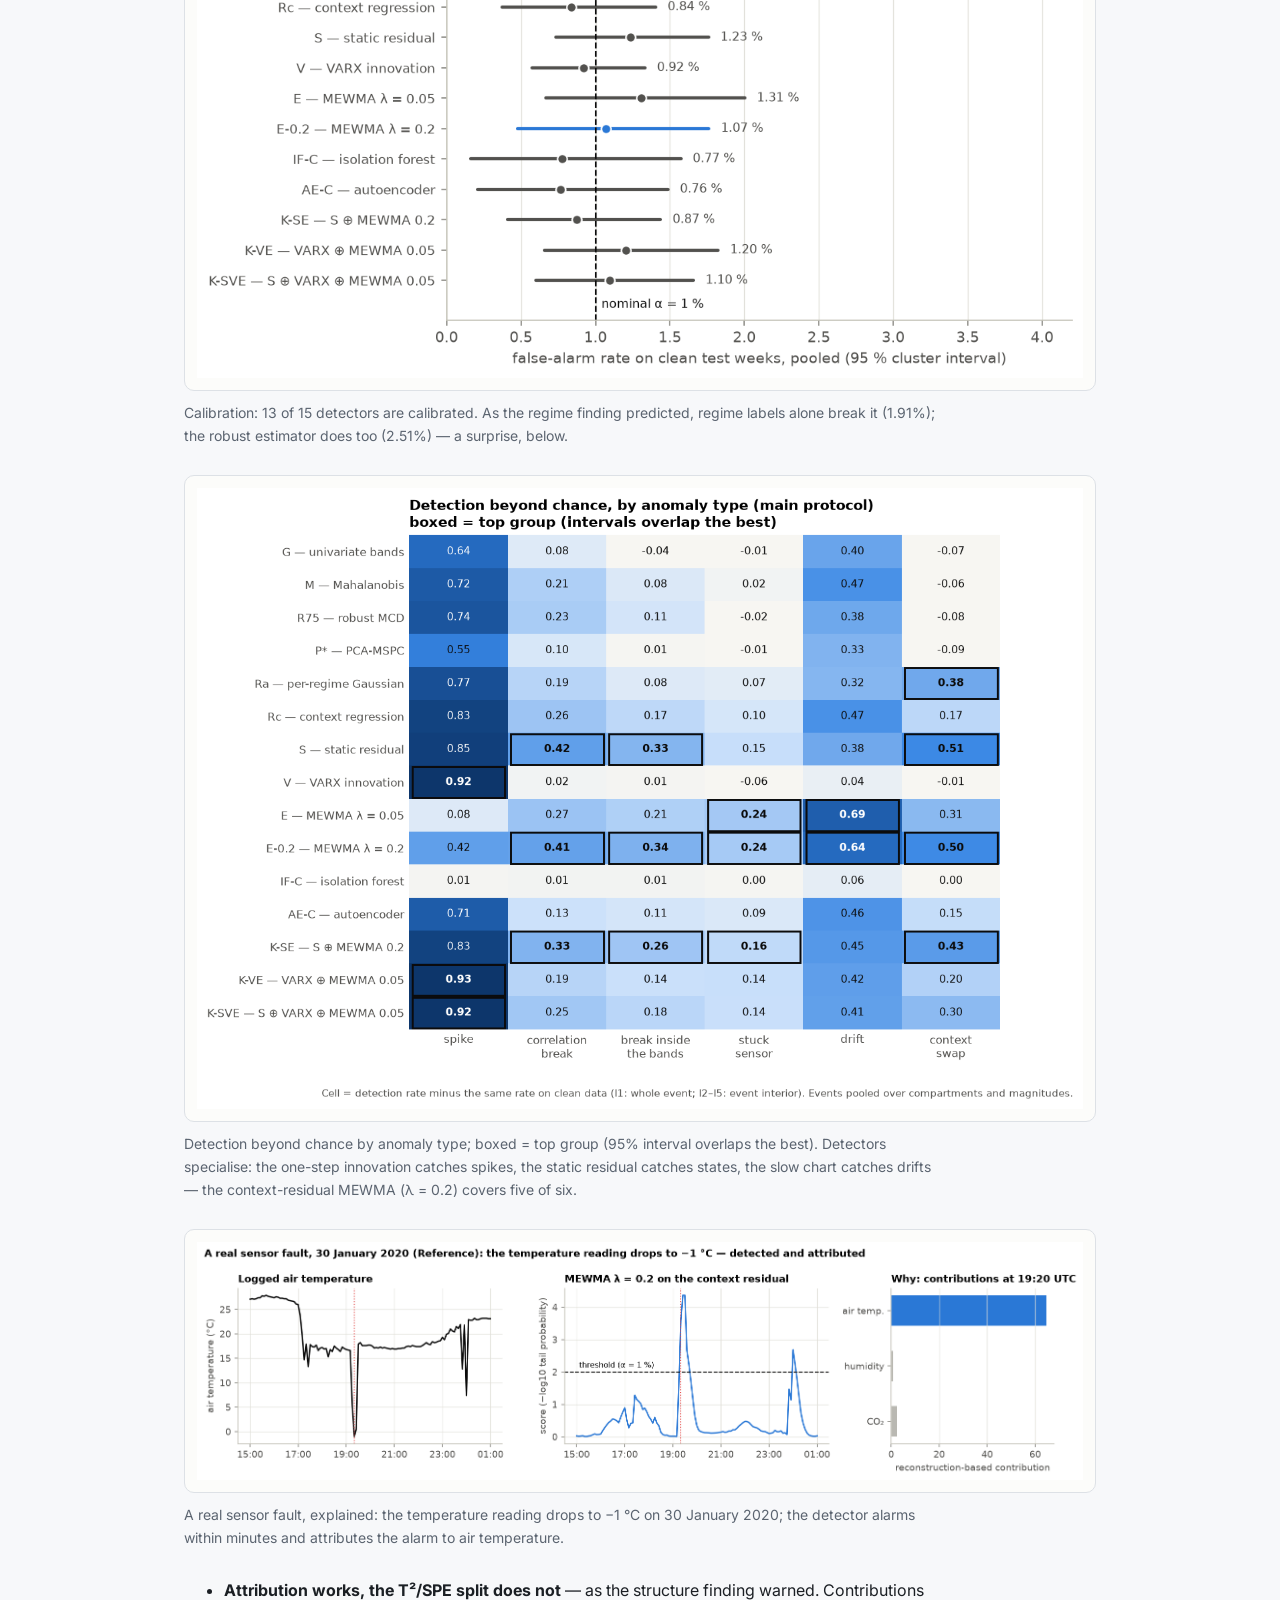
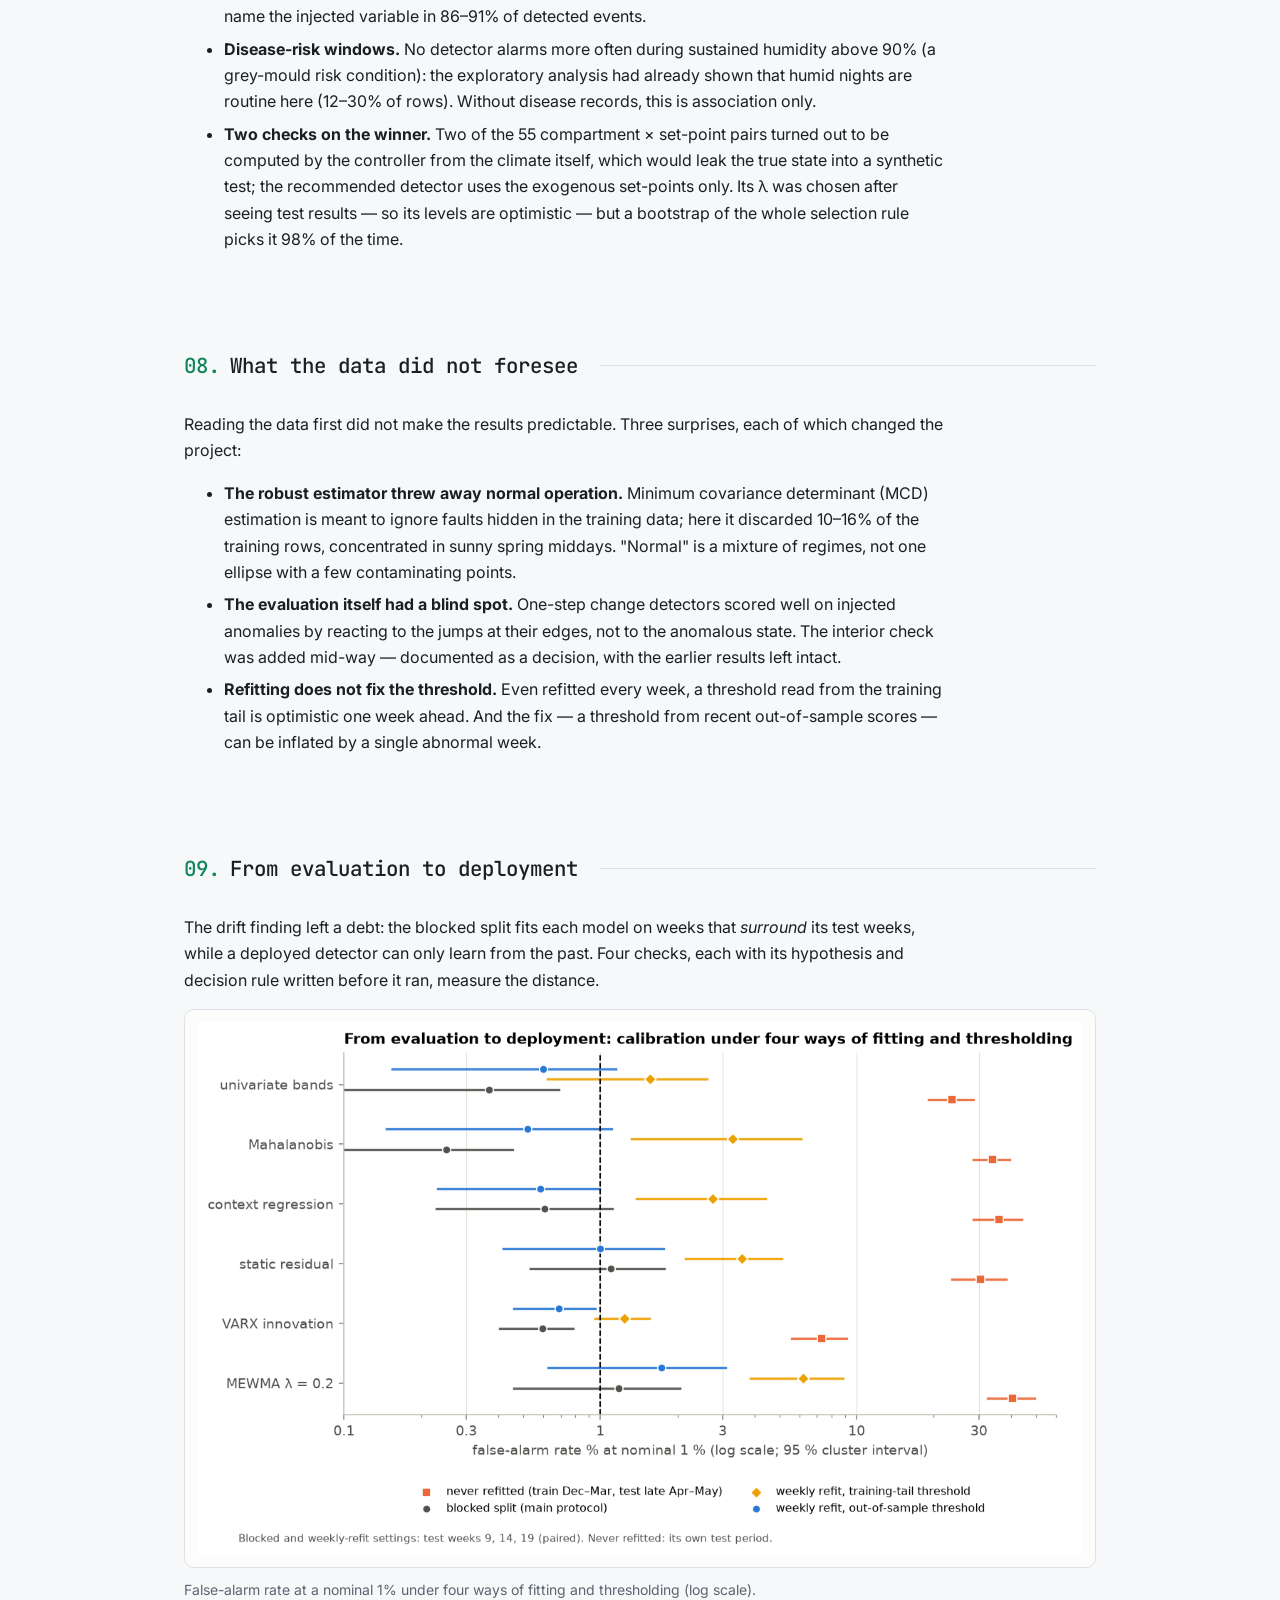
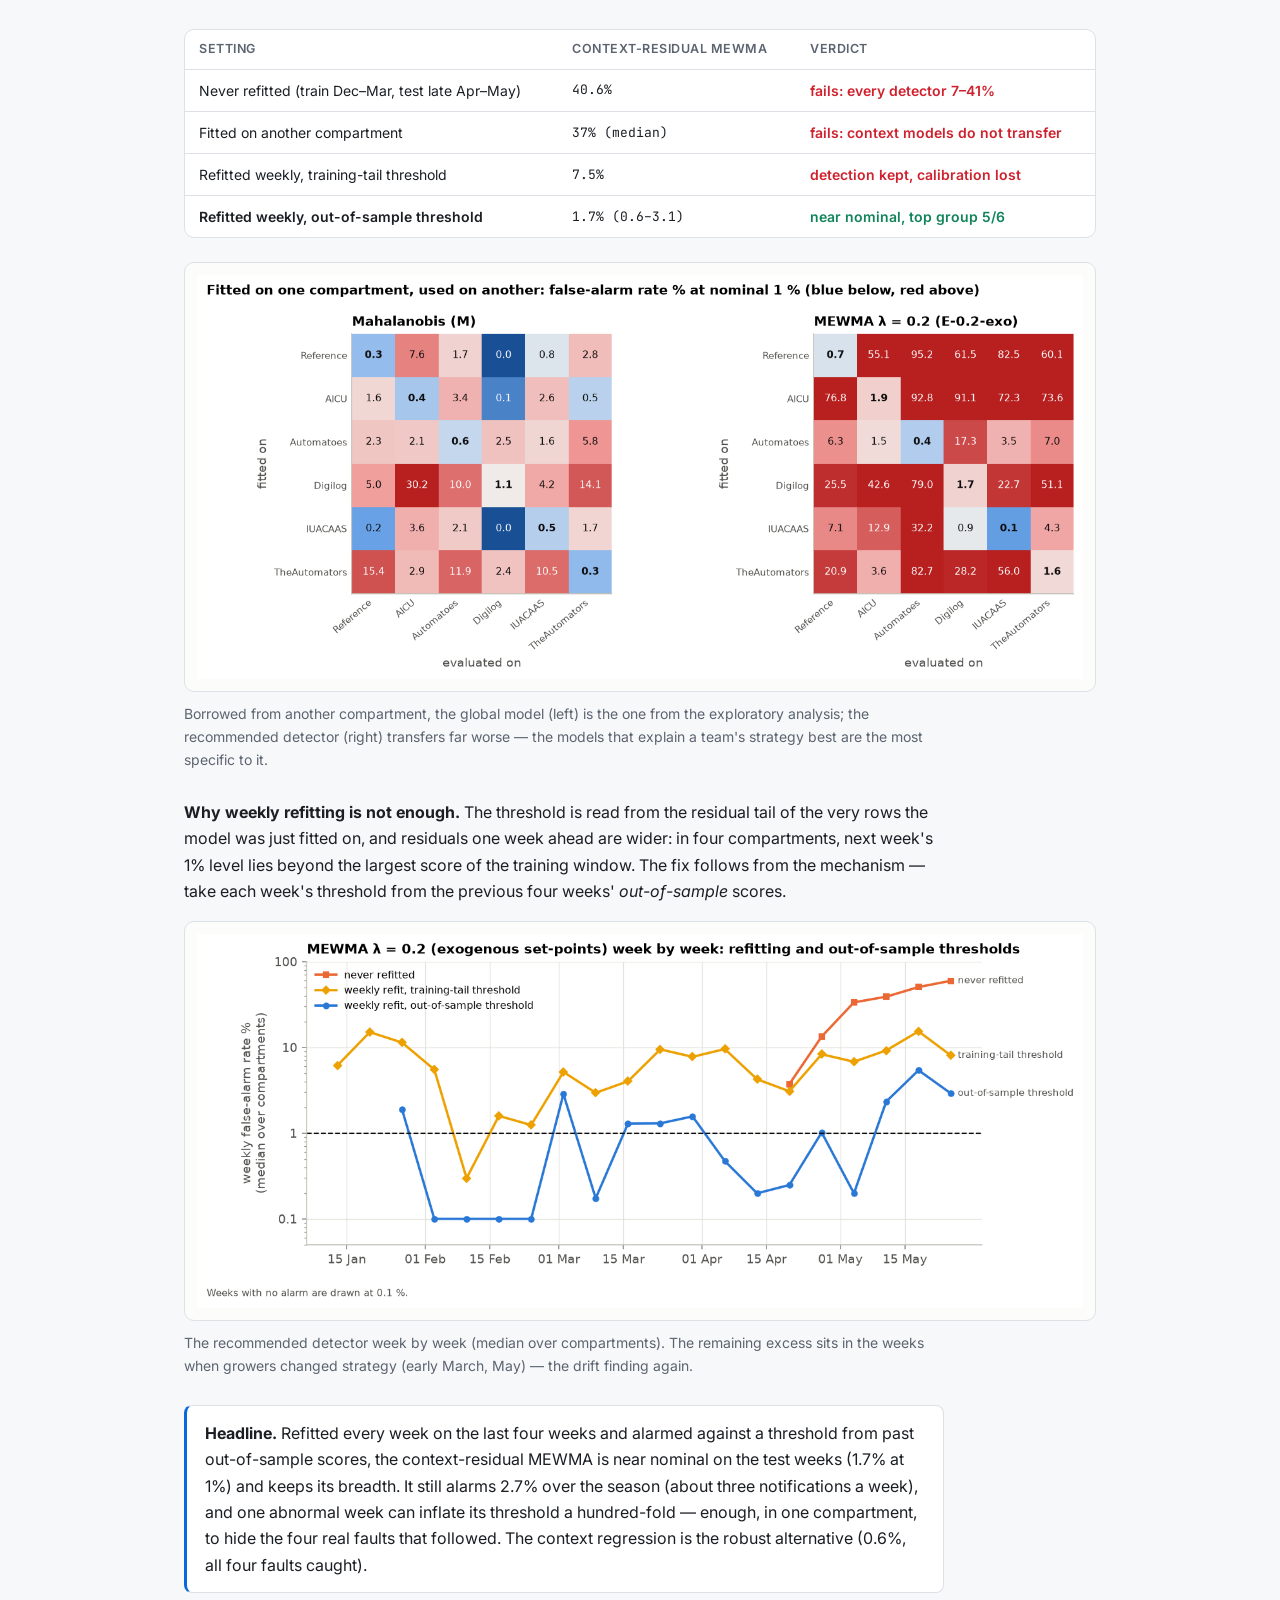
<file: projects/greenhouse-anomaly-detection/index.html>
<!doctype html>
<html lang="en">
<head>
  <meta charset="utf-8">
  <meta name="viewport" content="width=device-width, initial-scale=1">
  <title>Greenhouse Anomaly Detection</title>
  <meta name="description" content="A white-box study of multivariate anomaly detection on greenhouse climate data: what the data revealed first, how each finding shaped the methods, and whether the winner holds up in deployment. By Sathapana Chawananon.">
  <meta property="og:type" content="article">
  <meta property="og:site_name" content="Sathapana Chawananon">
  <meta property="og:title" content="Greenhouse Anomaly Detection">
  <meta property="og:description" content="A white-box study of multivariate anomaly detection on greenhouse climate data: what the data revealed first, how each finding shaped the methods, and whether the winner holds up in deployment. By Sathapana Chawananon.">
  <meta property="og:url" content="https://sathapana.github.io/projects/greenhouse-anomaly-detection/">
  <meta property="og:image" content="https://sathapana.github.io/projects/greenhouse-anomaly-detection/og.png">
  <meta property="og:image:width" content="1200">
  <meta property="og:image:height" content="630">
  <meta property="og:image:alt" content="Case study: hidden anomalies in a greenhouse climate. 7 of 7 real faults found, 91% of alarms traced to the right variable, 1.7% false alarms refitted weekly.">
  <meta name="twitter:card" content="summary_large_image">
  <link rel="canonical" href="https://sathapana.github.io/projects/greenhouse-anomaly-detection/">
  <link rel="icon" href="../../assets/img/favicon.svg" type="image/svg+xml">
  <link rel="apple-touch-icon" href="../../assets/img/apple-touch-icon.png">
  <link rel="preconnect" href="https://fonts.googleapis.com">
  <link rel="preconnect" href="https://fonts.gstatic.com" crossorigin>
  <link href="https://fonts.googleapis.com/css2?family=Inter:wght@400;500;600;700&family=JetBrains+Mono:wght@400;500&display=swap" rel="stylesheet">
  <link rel="stylesheet" href="../../assets/css/style.css">
  <link rel="stylesheet" href="../../assets/css/project.css">
  <script>
    // Apply the saved theme before first paint to avoid a flash.
    try { var t = localStorage.getItem("theme"); if (t) document.documentElement.dataset.theme = t; } catch (e) {}
  </script>
  <script src="../../assets/js/consent.js" defer></script>
</head>
<body>
  <header class="topbar">
    <nav class="nav container">
      <a class="brand mono" href="../../">sath<span class="accent">@</span>paris<span class="dim">:~/projects$</span></a>
      <ul class="nav-links">
        <li><a href="#results">Results</a></li>
        <li><a href="#findings">Data</a></li>
        <li><a href="#method">Method</a></li>
        <li><a href="#deployment">Deployment</a></li>
        <li><a href="#caveats">Caveats</a></li>
      </ul>
      <div class="toggles">
        <button class="toggle" id="theme-toggle" type="button" aria-label="Toggle colour theme">
          <svg class="icon-sun" viewBox="0 0 24 24" aria-hidden="true"><circle cx="12" cy="12" r="4"/><path d="M12 2v2M12 20v2M4.9 4.9l1.4 1.4M17.7 17.7l1.4 1.4M2 12h2M20 12h2M4.9 19.1l1.4-1.4M17.7 6.3l1.4-1.4"/></svg>
          <svg class="icon-moon" viewBox="0 0 24 24" aria-hidden="true"><path d="M21 12.8A9 9 0 1 1 11.2 3a7 7 0 0 0 9.8 9.8z"/></svg>
        </button>
      </div>
    </nav>
  </header>

  <main id="top">
    <section class="case-hero container">
      <a class="back mono" href="../../#projects">&larr; back to portfolio</a>
      <p class="prompt mono"><span class="accent">$</span> cat projects/greenhouse-anomaly-detection/README</p>
      <h1>Hidden anomalies in a greenhouse climate</h1>
      <p class="headline mono">Read the data first · white-box anomaly detection · from evaluation to deployment</p>
      <p class="lede">A fault can leave temperature, humidity and CO₂ each inside their normal band while their <strong>combination</strong> is impossible. Before building any detector, I read the data: what it measures, how its "normal" is structured, how it drifts. Those findings decided the design — and predicted most of the results.</p>
      <ul class="facts mono">
        <li>6 compartments · Dec 2019 → May 2020</li>
        <li>5-minute data · 47,809 steps each</li>
        <li>15 detectors · 8 method families</li>
        <li>5 injected anomaly types + 7 real faults</li>
        <li>116 tests</li>
      </ul>
      <div class="cta">
        <a class="btn btn-primary" href="https://github.com/Sathapana/Greenhouse_Plant_Growth" target="_blank" rel="noopener">Code on GitHub</a>
        <a class="btn" href="https://github.com/Sathapana/Greenhouse_Plant_Growth/blob/main/FULL_REPORT.md" target="_blank" rel="noopener">Full report</a>
        <a class="btn" href="https://github.com/Sathapana/Greenhouse_Plant_Growth/blob/main/REPORT.md" target="_blank" rel="noopener">Short report</a>
      </div>
    </section>

    <section id="results" class="section container">
      <h2 class="section-title mono"><span class="accent">01.</span> Answer in brief</h2>
      <dl class="psi card case-psi">
        <dt class="mono">Problem</dt>
        <dd>A sensor or control fault can keep temperature, humidity and CO₂ each inside its normal band while their combination is impossible, so per-variable alarms stay silent.</dd>
        <dt class="mono">Solution</dt>
        <dd>A white-box detector, a MEWMA control chart on context residuals, that checks the climate against what lamps, weather and set-points imply and names the variable behind each alarm. Chosen from 15 detectors under a frozen protocol on six greenhouse compartments.</dd>
        <dt class="mono">Impact</dt>
        <dd>Catches faults that per-sensor alarms miss: <strong>7 of 7</strong> real faults found, the responsible variable named in <strong>91%</strong> of alarms. Refitted weekly, false alarms stay at <strong>1.7%</strong> (target 1%), against <strong>41%</strong> for a model never refitted.</dd>
      </dl>
      <div class="tiles">
        <article class="card tile">
          <span class="tile-label mono">H1 · hidden anomalies</span>
          <span class="tile-value good">Seen only jointly</span>
          <p class="tile-note">Correlation breaks inside the per-variable bands: univariate bands detect nothing beyond chance (−0.04); the best multivariate model detects 0.34 beyond chance.</p>
        </article>
        <article class="card tile">
          <span class="tile-label mono">Recommended detector</span>
          <span class="tile-value">Context-residual MEWMA</span>
          <p class="tile-note">Top group for 5 of 6 anomaly types, 1.08% false alarms at a nominal 1%, 7/7 real faults, alarm attributed to the right variable 91% of the time.</p>
        </article>
        <article class="card tile">
          <span class="tile-label mono">White-box vs black-box</span>
          <span class="tile-value good">No cost</span>
          <p class="tile-note">The best black-box benchmark (an autoencoder) is below the context-residual models on every anomaly type.</p>
        </article>
        <article class="card tile">
          <span class="tile-label mono">Deployment · past data only</span>
          <span class="tile-value">1.7% false alarms</span>
          <p class="tile-note">Refitted weekly, with thresholds from past out-of-sample scores. Caveats: 2.7% over the whole season, and a threshold one abnormal week can inflate.</p>
        </article>
      </div>
    </section>

    <section id="question" class="section container">
      <h2 class="section-title mono"><span class="accent">02.</span> The question</h2>
      <figure>
        <div class="fig-frame" style="max-width: 560px;"><a class="fig-zoom" href="img/fig01_hidden_anomaly.png"><img src="img/fig01_hidden_anomaly.png" alt="Scatter of two correlated, standardised variables with a dashed square of per-variable 99 percent bands and a tilted 99 percent Mahalanobis ellipse; a red point lies inside the square but outside the ellipse." loading="lazy" width="840" height="650"></a></div>
        <figcaption>Schematic (synthetic data, correlation −0.6). Each value of the red point is inside its own band; the combination is outside the joint 99% ellipse.</figcaption>
      </figure>
      <div class="prose">
        <p>A greenhouse climate is regulated through <strong>coupled</strong> variables: switching the lamps on heats the air and lowers its relative humidity; opening the vents pulls temperature, humidity and CO₂ towards the outdoor values. Monitoring each variable against its own band misses faults that break these relations — a stuck or drifting probe, a failed aspiration fan, lamps on without the expected warming.</p>
        <p>The textbook answer is the <strong>Mahalanobis distance</strong>, the distance to the centre of a multivariate Gaussian in units of its own covariance:</p>
        <span class="math-block">D²(x) = (x − μ)ᵀ Σ⁻¹ (x − μ)</span>
        <p>Its assumptions — one Gaussian regime, clean training data, independent samples — are exactly what the data has to be checked against. The rule throughout is <strong>white-box</strong>: every alarm explained per variable, every threshold with a stated false-alarm rate.</p>
      </div>
    </section>

    <section id="data" class="section container">
      <h2 class="section-title mono"><span class="accent">03.</span> The data, and what it can't tell us</h2>
      <div class="prose">
        <p>The Autonomous Greenhouse Challenge, 2nd edition (Wageningen University &amp; Research, open data): six glasshouse compartments growing cherry tomatoes for 166 days, five controlled by AI teams and one by commercial growers, logged every 5 minutes — indoor climate, actuators, realised set-points, outdoor weather.</p>
        <p><strong>The first finding was a gap.</strong> The project was framed around temperature, humidity, light and airflow — but light and airflow are not measured indoors: there is only lamp status, a <em>computed</em> light value and vent openings, and the controller's humidity deficit is just a function of temperature and humidity. So the question changed: not "is any reading abnormal?" but <strong>"is the measured climate consistent with what lamps, set-points and weather imply?"</strong> Monitored: air temperature, humidity (logit scale, since it is bounded at 100%) and CO₂. Context: the lamp × sun regime, time of day, weather, the realised set-points.</p>
      </div>
      <figure>
        <div class="fig-frame"><a class="fig-zoom" href="img/fig02_data_week.png"><img src="img/fig02_data_week.png" alt="Four stacked panels over one week: bars for sun and lamp periods, then air temperature, relative humidity and CO2 time series with a strong daily cycle." loading="lazy" width="1380" height="807"></a></div>
        <figcaption>One week of the growers' compartment: the monitored climate (bottom three panels) and two pieces of its context (top). Lamps raise the air temperature by 1.5–2.1 °C within 30 minutes.</figcaption>
      </figure>
    </section>

    <section id="findings" class="section container">
      <h2 class="section-title mono"><span class="accent">04.</span> What the data revealed</h2>
      <div class="prose">
        <p>Eight exploratory steps — inventory, quality, distributions, time structure, actuator response, multivariate structure, physics, compartments — each ended with a written conclusion and a decision. Six findings shaped everything that followed.</p>
      </div>

      <h3 class="subtitle mono">A fault only a cross-check could see</h3>
      <figure>
        <div class="fig-frame"><a class="fig-zoom" href="img/figE1_crosscheck_fault.png"><img src="img/figE1_crosscheck_fault.png" alt="Two panels for 8 January 2020: the logged air temperature of the growers' compartment climbs linearly to 34 degrees while the five other compartments stay near 23; the humidity deficit computed by the climate computer stays near zero while the same quantity recomputed from the logged values is several times higher." loading="lazy" width="1346" height="774"></a></div>
        <figcaption>The logged temperature climbs to 34 °C in January while heating and vents do not react; the climate computer's own humidity deficit contradicts the logged values for about 3.5 hours.</figcaption>
      </figure>
      <div class="prose">
        <p>Seven real sensor faults turned up, all in the growers' compartment: impossible values, a temperature dropout to −1 °C — and this one, which the univariate range and spike rules missed. Only a <strong>cross-variable consistency check</strong> exposed it: the logged values were not what the controller saw.</p>
        <p><strong>So:</strong> faulty values are flagged, never deleted — they are the real-fault test set — and the project's core idea (look at variables jointly) was already at work in the cleaning.</p>
      </div>

      <h3 class="subtitle mono">"Normal" comes in regimes — and correlations flip sign</h3>
      <figure>
        <div class="fig-frame"><a class="fig-zoom" href="img/figE2_regimes.png"><img src="img/figE2_regimes.png" alt="Four scatter panels of CO2 against air temperature, one per regime (night, night with lamps, day, day with lamps), each with its 99 percent ellipse; the correlation is +0.41 at night and about −0.27 in the other three regimes, +0.10 pooled." loading="lazy" width="1850" height="494"></a></div>
        <figcaption>Temperature vs CO₂ in the growers' compartment: +0.41 at night, −0.26 to −0.28 in the other regimes, +0.10 when pooled. One global ellipse averages incompatible shapes.</figcaption>
      </figure>
      <div class="prose">
        <p>The lamp × sun regime alone explains a median 63% of the temperature variance (27% of humidity, 21% of CO₂). Within a regime, tails are heavier than Gaussian: per-regime Gaussian models already alarmed 1.4–3.1% of the time instead of 1%.</p>
        <p><strong>So:</strong> condition on context rather than fit one ellipse, and read thresholds from the empirical tail rather than from a Gaussian.</p>
      </div>

      <h3 class="subtitle mono">The season drifts</h3>
      <figure>
        <div class="fig-frame" style="max-width: 760px;"><a class="fig-zoom" href="img/figE3_seasonal_drift.png"><img src="img/figE3_seasonal_drift.png" alt="Dot chart per compartment on a log scale: with a blocked split the per-variable bands alarm below 1 percent; with a chronological split, trained on winter and tested in late spring, they alarm 8 to 33 percent." loading="lazy" width="1082" height="593"></a></div>
        <figcaption>Per-variable bands trained on winter and tested in late spring alarm 8–33% of the time at a nominal 1%; with a blocked split, below 1%.</figcaption>
      </figure>
      <div class="prose">
        <p>Lamps stop after March, growers change strategy, the crop grows: a model trained on the past is miscalibrated in the future <em>for a reason that has nothing to do with anomalies</em>.</p>
        <p><strong>So:</strong> the main protocol uses a <strong>blocked split</strong> (seven-day blocks train · train · train · validation · test, every season in every set), and "train on the past, test on the future" was kept as a separate test — it became the deployment section below.</p>
      </div>

      <h3 class="subtitle mono">Most of the variance is the schedule; anomalies fade within hours</h3>
      <figure>
        <div class="fig-frame"><a class="fig-zoom" href="img/figE4_temporal_structure.png"><img src="img/figE4_temporal_structure.png" alt="Left: stacked bars per compartment and variable splitting the variance into daily profile, slow level and anomaly; the daily profile dominates. Right: autocorrelation of the anomaly part falling below 0.1 within about three to four hours for every series." loading="lazy" width="1710" height="540"></a></div>
        <figcaption>Left: daily profile 36–87%, slow level 10–47%, anomaly 3–33% of the variance. Right: the anomaly part decorrelates (below 0.1) within 2.6–4.1 hours.</figcaption>
      </figure>
      <div class="prose">
        <p>A distance on the raw values would mostly score the time of day and the season. And because alarms come in runs, the effective sample is only 1–10% of the row count: naive confidence intervals would be about ten times too narrow. Averaging to 30 minutes would hide the real faults, which last 1–4 steps.</p>
        <p><strong>So:</strong> score <strong>residuals</strong>, not raw values; keep the 5-minute step; put a one-day buffer around held-out weeks; give every rate a <strong>block-bootstrap</strong> interval that resamples whole compartment-weeks.</p>
      </div>

      <h3 class="subtitle mono">Three variables, no low-dimensional structure</h3>
      <figure>
        <div class="fig-frame" style="max-width: 720px;"><a class="fig-zoom" href="img/figE5_pca_structure.png"><img src="img/figE5_pca_structure.png" alt="Grouped bars per compartment of the variance carried by each of the three principal components: about 48 to 57 percent, 24 to 37 percent and 7 to 21 percent." loading="lazy" width="1049" height="516"></a></div>
        <figcaption>Each principal component carries real variance (PC1 48–57%, PC3 still 7–21%); the correlation matrix is well conditioned.</figcaption>
      </figure>
      <div class="prose">
        <p><strong>So:</strong> PCA-based process control — split the score into a distance <em>inside</em> the main components and a distance <em>from</em> them — has little to split. It stayed in the ladder as a test, with that warning written down.</p>
      </div>

      <h3 class="subtitle mono">Each team has its own "normal"</h3>
      <figure>
        <div class="fig-frame" style="max-width: 600px;"><a class="fig-zoom" href="img/figE6_strategy_specific.png"><img src="img/figE6_strategy_specific.png" alt="Six-by-six heatmap of false-alarm rates when a Mahalanobis model fitted on one compartment is used on another: 0.3 to 1.1 percent on the diagonal, from 0 to 30 percent off it." loading="lazy" width="921" height="740"></a></div>
        <figcaption>A Mahalanobis model fitted on one compartment (rows) and used on another (columns): 0.3–1.1% on its own compartment, 0–30% elsewhere — flooded with alarms or blind.</figcaption>
      </figure>
      <div class="prose">
        <p>Pooling all compartments hides this: a pooled model looks calibrated only because its covariance is wider, so faults must be 1.15–1.67 times larger to be detected. Calibration has to be read together with sensitivity.</p>
        <p><strong>So:</strong> one model per compartment.</p>
      </div>
    </section>

    <section id="plan" class="section container">
      <h2 class="section-title mono"><span class="accent">05.</span> From findings to a plan</h2>
      <div class="prose">
        <p>Each finding fixed a decision and, in most cases, an expectation — written in the lab book before any method ran. The last column is what happened.</p>
      </div>
      <div class="table-wrap">
        <table class="wrap">
          <thead><tr><th>Finding</th><th>Decision</th><th>What the data led me to expect</th><th>What happened</th></tr></thead>
          <tbody>
            <tr><td>Light and airflow not measured</td><td>Monitor the climate <em>given</em> its context</td><td>Context and residual models should beat plain Mahalanobis</td><td class="yes">✓ on every hidden-anomaly measure</td></tr>
            <tr><td>A fault visible only jointly</td><td>Flag, don't delete; real-fault test set</td><td>Multivariate checks see what univariate rules miss</td><td class="yes">✓ in-band breaks: −0.04 vs 0.34</td></tr>
            <tr><td>Regimes, sign-flipping correlations, heavy tails</td><td>Condition on context; empirical tails</td><td>Regime-only Gaussians over-alarm; residual scoring is the candidate</td><td class="yes">✓ 1.91% vs nominal 1%; residual models win</td></tr>
            <tr><td>Seasonal drift</td><td>Blocked split; past → future as a separate test</td><td>A model never refitted will be miscalibrated</td><td class="yes">✓ 7–41% (see deployment)</td></tr>
            <tr><td>Variance is schedule; short anomaly memory</td><td>Residuals, 5-minute step, block bootstrap</td><td>A raw-value distance mostly scores time of day</td><td class="yes">✓ residual and chart models win</td></tr>
            <tr><td>No low-dimensional structure</td><td>Keep PCA as a test</td><td>The T² / SPE split has little to work with</td><td class="yes">✓ the split separates nothing</td></tr>
            <tr><td>Strategy-specific "normal"</td><td>One model per compartment</td><td>Borrowed models are flooded or blind</td><td class="yes">✓ — context models transfer even worse</td></tr>
          </tbody>
        </table>
      </div>
      <h3 class="subtitle mono">Guardrails</h3>
      <div class="prose">
        <ul>
          <li><strong>Synthetic anomalies with a null control.</strong> Five types injected into the held-out weeks with fixed seeds; every detection rate is an <em>excess</em> over the same windows on clean data, so chance alarms do not count.</li>
          <li><strong>Interior check</strong> (added mid-way, see 08). Spliced injections create jumps at their edges that one-step change detectors react to; detection is also counted only inside the event, away from its edges.</li>
          <li><strong>A frozen protocol.</strong> Splits, injections and metrics were tagged in git before the first method branch; every method faced the same test.</li>
          <li><strong>Every decision logged.</strong> 32 decisions with their rationale and the alternatives rejected, 28 lab-book entries with a falsifiable hypothesis each, negative results kept.</li>
        </ul>
      </div>
      <figure>
        <div class="fig-frame"><a class="fig-zoom" href="img/fig03_split_timeline.png"><img src="img/fig03_split_timeline.png" alt="Timeline from December to June with three rows: the blocked split alternating train, validation and test weeks; the chronological split; and the walk-forward refits scored from mid-January." loading="lazy" width="1497" height="506"></a></div>
        <figcaption>The blocked split of the main protocol, the chronological split, and the past-only weekly refits of the deployment check.</figcaption>
      </figure>
      <figure>
        <div class="fig-frame"><a class="fig-zoom" href="img/fig04_injection_types.png"><img src="img/fig04_injection_types.png" alt="Five small panels, one injected event each: a spike, a correlation break replacing three hours of humidity, a stuck sensor, a slow drift, and a night segment with the opposite lamp state." loading="lazy" width="1966" height="438"></a></div>
        <figcaption>One injected event of each type (blue) over the clean series (grey). The correlation break (I2) is the hidden anomaly: its values come from real data of the same variable, so they usually stay inside the band.</figcaption>
      </figure>
    </section>

    <section id="method" class="section container">
      <h2 class="section-title mono"><span class="accent">06.</span> Methods, each answering a finding</h2>
      <figure>
        <div class="fig-frame"><a class="fig-zoom" href="img/fig05_method_ladder.png"><img src="img/fig05_method_ladder.png" alt="Eight boxes in a row, from univariate bands and the Mahalanobis distance through robust MCD, PCA-MSPC, regime-conditional, residual-based and control-chart methods to black-box benchmarks, each labelled with the assumption it relaxes." loading="lazy" width="1425" height="393"></a></div>
      </figure>
      <div class="table-wrap">
        <table class="wrap">
          <thead><tr><th>#</th><th>Family</th><th>Relaxes</th><th>Answers</th><th>Outcome</th></tr></thead>
          <tbody>
            <tr><td class="num">01</td><td>Univariate bands</td><td>— (baseline)</td><td>The hidden-anomaly premise</td><td>Calibrated; blind to in-band breaks</td></tr>
            <tr><td class="num">02</td><td>Mahalanobis distance</td><td>— (starting model)</td><td>The hidden-anomaly premise</td><td>Calibrated; sees in-band breaks, weakly</td></tr>
            <tr><td class="num">03</td><td>Robust covariance (MCD)</td><td>Clean training data</td><td>Faults hiding in the training data</td><td>Rejects normal sunny middays: "normal" is a mixture</td></tr>
            <tr><td class="num">04</td><td>PCA process control (T², SPE)</td><td>Full-rank structure</td><td>No low-dimensional structure</td><td>No gain with three variables</td></tr>
            <tr><td class="num">05</td><td>Regime-conditional</td><td>A single regime</td><td>Regimes and context</td><td>Regime labels alone: miscalibrated; context regression: calibrated and strong</td></tr>
            <tr><td class="num">06</td><td>Residual-based (VARX, static)</td><td>Independence in time</td><td>Schedule-dominated variance</td><td>One-step innovations detect changes; static residuals detect states</td></tr>
            <tr class="sel"><td class="num">07</td><td>Control charts (MEWMA)</td><td>Single-step detection</td><td>Persistent faults, short anomaly memory</td><td>Best for stuck sensors and drifts; λ = 0.2 the best compromise</td></tr>
            <tr class="ext"><td class="num">08</td><td>Black-box benchmarks</td><td>Gaussian shape</td><td>Is white-box a handicap?</td><td>Below the white-box models on every anomaly type</td></tr>
          </tbody>
        </table>
      </div>
      <div class="prose">
        <p>The recommended detector is a <strong>multivariate exponentially weighted moving average (MEWMA)</strong> chart on the <strong>context residual</strong> — the measured climate minus its linear prediction from time of day, weather and the exogenous set-points:</p>
        <span class="math-block">e(t) = x(t) − Bᵀ f(c(t))<br>Z(t) = λ e(t) + (1 − λ) Z(t−1)<br>T²(t) = Z(t)ᵀ Σ<sub>Z</sub>⁻¹ Z(t)</span>
        <p>Each alarm is explained by <strong>reconstruction-based contributions</strong>: how much the score drops when one variable is replaced by its best reconstruction from the others.</p>
      </div>
    </section>

    <section id="outcome" class="section container">
      <h2 class="section-title mono"><span class="accent">07.</span> Results: did the data's predictions hold?</h2>
      <figure>
        <div class="fig-frame"><a class="fig-zoom" href="img/fig06_calibration.png"><img src="img/fig06_calibration.png" alt="Dot-and-interval chart of the false-alarm rate of 15 detectors against the nominal 1 percent line; 13 intervals reach 1 percent, the robust MCD and per-regime Gaussian lie above it." loading="lazy" width="1153" height="742"></a></div>
        <figcaption>Calibration: 13 of 15 detectors are calibrated. As the regime finding predicted, regime labels alone break it (1.91%); the robust estimator does too (2.51%) — a surprise, below.</figcaption>
      </figure>
      <figure>
        <div class="fig-frame"><a class="fig-zoom" href="img/fig07_detection_heatmap.png"><img src="img/fig07_detection_heatmap.png" alt="Heatmap of detection excess for 15 detectors and six anomaly categories; boxed cells mark the top group. MEWMA lambda 0.2 is boxed in five of six columns." loading="lazy" width="1325" height="929"></a></div>
        <figcaption>Detection beyond chance by anomaly type; boxed = top group (95% interval overlaps the best). Detectors specialise: the one-step innovation catches spikes, the static residual catches states, the slow chart catches drifts — the context-residual MEWMA (λ = 0.2) covers five of six.</figcaption>
      </figure>
      <figure>
        <div class="fig-frame"><a class="fig-zoom" href="img/fig08_real_fault_explained.png"><img src="img/fig08_real_fault_explained.png" alt="Three panels: the logged air temperature dropping to minus one degree, the detector score crossing its threshold at the drop, and contribution bars dominated by air temperature." loading="lazy" width="1837" height="492"></a></div>
        <figcaption>A real sensor fault, explained: the temperature reading drops to −1 °C on 30 January 2020; the detector alarms within minutes and attributes the alarm to air temperature.</figcaption>
      </figure>
      <div class="prose">
        <ul>
          <li><strong>Attribution works, the T²/SPE split does not</strong> — as the structure finding warned. Contributions name the injected variable in 86–91% of detected events.</li>
          <li><strong>Disease-risk windows.</strong> No detector alarms more often during sustained humidity above 90% (a grey-mould risk condition): the exploratory analysis had already shown that humid nights are routine here (12–30% of rows). Without disease records, this is association only.</li>
          <li><strong>Two checks on the winner.</strong> Two of the 55 compartment × set-point pairs turned out to be computed by the controller from the climate itself, which would leak the true state into a synthetic test; the recommended detector uses the exogenous set-points only. Its λ was chosen after seeing test results — so its levels are optimistic — but a bootstrap of the whole selection rule picks it 98% of the time.</li>
        </ul>
      </div>
    </section>

    <section id="surprises" class="section container">
      <h2 class="section-title mono"><span class="accent">08.</span> What the data did not foresee</h2>
      <div class="prose">
        <p>Reading the data first did not make the results predictable. Three surprises, each of which changed the project:</p>
        <ul>
          <li><strong>The robust estimator threw away normal operation.</strong> Minimum covariance determinant (MCD) estimation is meant to ignore faults hidden in the training data; here it discarded 10–16% of the training rows, concentrated in sunny spring middays. "Normal" is a mixture of regimes, not one ellipse with a few contaminating points.</li>
          <li><strong>The evaluation itself had a blind spot.</strong> One-step change detectors scored well on injected anomalies by reacting to the jumps at their edges, not to the anomalous state. The interior check was added mid-way — documented as a decision, with the earlier results left intact.</li>
          <li><strong>Refitting does not fix the threshold.</strong> Even refitted every week, a threshold read from the training tail is optimistic one week ahead. And the fix — a threshold from recent out-of-sample scores — can be inflated by a single abnormal week.</li>
        </ul>
      </div>
    </section>

    <section id="deployment" class="section container">
      <h2 class="section-title mono"><span class="accent">09.</span> From evaluation to deployment</h2>
      <div class="prose">
        <p>The drift finding left a debt: the blocked split fits each model on weeks that <em>surround</em> its test weeks, while a deployed detector can only learn from the past. Four checks, each with its hypothesis and decision rule written before it ran, measure the distance.</p>
      </div>
      <figure>
        <div class="fig-frame"><a class="fig-zoom" href="img/fig11_deployment_calibration.png"><img src="img/fig11_deployment_calibration.png" alt="Dot-and-interval chart on a log scale for six detectors under four settings. Never refitted: 7 to 41 percent. Weekly refit with training-tail threshold: 1.2 to 6.2 percent. Weekly refit with out-of-sample threshold: 0.5 to 1.7 percent, close to the blocked split." loading="lazy" width="1244" height="748"></a></div>
        <figcaption>False-alarm rate at a nominal 1% under four ways of fitting and thresholding (log scale).</figcaption>
      </figure>
      <div class="table-wrap">
        <table>
          <thead><tr><th>Setting</th><th>Context-residual MEWMA</th><th>Verdict</th></tr></thead>
          <tbody>
            <tr><td>Never refitted (train Dec–Mar, test late Apr–May)</td><td class="num">40.6%</td><td class="no">fails: every detector 7–41%</td></tr>
            <tr><td>Fitted on another compartment</td><td class="num">37% (median)</td><td class="no">fails: context models do not transfer</td></tr>
            <tr><td>Refitted weekly, training-tail threshold</td><td class="num">7.5%</td><td class="no">detection kept, calibration lost</td></tr>
            <tr class="sel"><td>Refitted weekly, out-of-sample threshold</td><td class="num">1.7% (0.6–3.1)</td><td class="yes">near nominal, top group 5/6</td></tr>
          </tbody>
        </table>
      </div>
      <figure>
        <div class="fig-frame"><a class="fig-zoom" href="img/fig10_transfer.png"><img src="img/fig10_transfer.png" alt="Two six-by-six heatmaps of false-alarm rates when a model fitted on one compartment is used on another: the Mahalanobis model mostly stays below 5 percent off the diagonal (median 2.5), the MEWMA model mostly lies between 20 and 95 percent." loading="lazy" width="1404" height="640"></a></div>
        <figcaption>Borrowed from another compartment, the global model (left) is the one from the exploratory analysis; the recommended detector (right) transfers far worse — the models that explain a team's strategy best are the most specific to it.</figcaption>
      </figure>
      <div class="prose">
        <p><strong>Why weekly refitting is not enough.</strong> The threshold is read from the residual tail of the very rows the model was just fitted on, and residuals one week ahead are wider: in four compartments, next week's 1% level lies beyond the largest score of the training window. The fix follows from the mechanism — take each week's threshold from the previous four weeks' <em>out-of-sample</em> scores.</p>
      </div>
      <figure>
        <div class="fig-frame"><a class="fig-zoom" href="img/fig12_weekly_deployment.png"><img src="img/fig12_weekly_deployment.png" alt="Weekly false-alarm rate over the season on a log scale: never refitted climbs to 60 percent in May; weekly refit with training-tail threshold mostly stays between 1 and 15 percent; with out-of-sample threshold it stays mostly below 2 percent, rising to 5 percent in mid-May." loading="lazy" width="1374" height="580"></a></div>
        <figcaption>The recommended detector week by week (median over compartments). The remaining excess sits in the weeks when growers changed strategy (early March, May) — the drift finding again.</figcaption>
      </figure>
      <div class="callout"><p><strong>Headline.</strong> Refitted every week on the last four weeks and alarmed against a threshold from past out-of-sample scores, the context-residual MEWMA is near nominal on the test weeks (1.7% at 1%) and keeps its breadth. It still alarms 2.7% over the season (about three notifications a week), and one abnormal week can inflate its threshold a hundred-fold — enough, in one compartment, to hide the four real faults that followed. The context regression is the robust alternative (0.6%, all four faults caught).</p></div>
    </section>

    <section id="learned" class="section container">
      <h2 class="section-title mono"><span class="accent">10.</span> What I take from it</h2>
      <ol class="takeaways prose">
        <li><strong>Read the data before modelling it.</strong> Eight exploratory steps decided the question, the split, the unit of modelling and the uncertainty method — and predicted most of the method outcomes before any method ran.</li>
        <li><strong>"Normal" is conditional.</strong> The information is in the climate <em>given</em> its exogenous context; most of the work is choosing that context and excluding the variables that react to the anomaly itself.</li>
        <li><strong>Calibrate on the statistic's own tail.</strong> Gaussian limits — χ², F, the textbook MEWMA covariance (off by 10³–10⁵ here) — fail on real residuals.</li>
        <li><strong>Detectors specialise</strong>, and an evaluation must be able to tell a change detector from a state detector — hence the interior check.</li>
        <li><strong>White-box was not a handicap.</strong> Interpretable models matched or beat the black-box benchmarks on every anomaly type.</li>
        <li><strong>A threshold is part of the model.</strong> Refitting fixes the model, not its calibration; only a threshold estimated out of sample holds in deployment — and that estimator must itself be robust.</li>
      </ol>
    </section>

    <section id="caveats" class="section container">
      <h2 class="section-title mono"><span class="accent">11.</span> Caveats, stated up front</h2>
      <div class="prose">
        <ul>
          <li><strong>One season, one crop.</strong> Six compartments of one tomato season; the anomalies are mostly synthetic; the seven real faults are all in one compartment.</li>
          <li><strong>Selected on test data.</strong> The recommended λ was chosen after seeing the test results; its levels are optimistic, even though the choice is stable.</li>
          <li><strong>Deployment numbers are thin.</strong> The out-of-sample thresholds need two weeks of past scores, so the deployment check rests on three test weeks and four real faults.</li>
          <li><strong>The threshold estimator is fragile.</strong> A robust version (e.g. the median of weekly quantiles) is deliberately <em>not</em> tuned on these data: it belongs with a confirmatory test.</li>
          <li><strong>No disease labels.</strong> The link to disease risk is association only.</li>
        </ul>
      </div>
    </section>

    <section id="next" class="section container">
      <h2 class="section-title mono"><span class="accent">12.</span> Next, and stack</h2>
      <div class="prose">
        <p><strong>Next:</strong> a confirmatory test on unseen data — freeze the deployment setting in a git tag, write the predictions down, then evaluate once on another edition of the challenge (2018, cucumber, same facility) — with a robust out-of-sample threshold tested there, not here.</p>
      </div>
      <ul class="chips">
        <li class="chip">Python</li><li class="chip">uv</li><li class="chip">pandas</li><li class="chip">NumPy · SciPy</li>
        <li class="chip">statsmodels</li><li class="chip">scikit-learn</li><li class="chip">Mahalanobis · MCD · PCA-MSPC</li><li class="chip">VARX · MEWMA</li>
        <li class="chip">Block bootstrap</li><li class="chip">Reconstruction-based contributions</li><li class="chip">pytest</li><li class="chip">matplotlib</li>
      </ul>
    </section>
  </main>

  <footer class="footer container mono case-footer">
    <span>© <span id="year"></span> Sathapana Chawananon</span>
    <a href="../../">&larr; back to portfolio</a>
  </footer>

  <script>
    function currentTheme() {
      var set = document.documentElement.dataset.theme;
      if (set) return set;
      return window.matchMedia("(prefers-color-scheme: light)").matches ? "light" : "dark";
    }
    document.getElementById("theme-toggle").addEventListener("click", function () {
      var next = currentTheme() === "dark" ? "light" : "dark";
      document.documentElement.dataset.theme = next;
      try { localStorage.setItem("theme", next); } catch (e) { /* storage unavailable */ }
    });
    document.getElementById("year").textContent = new Date().getFullYear();
  </script>
</body>
</html>
</file>
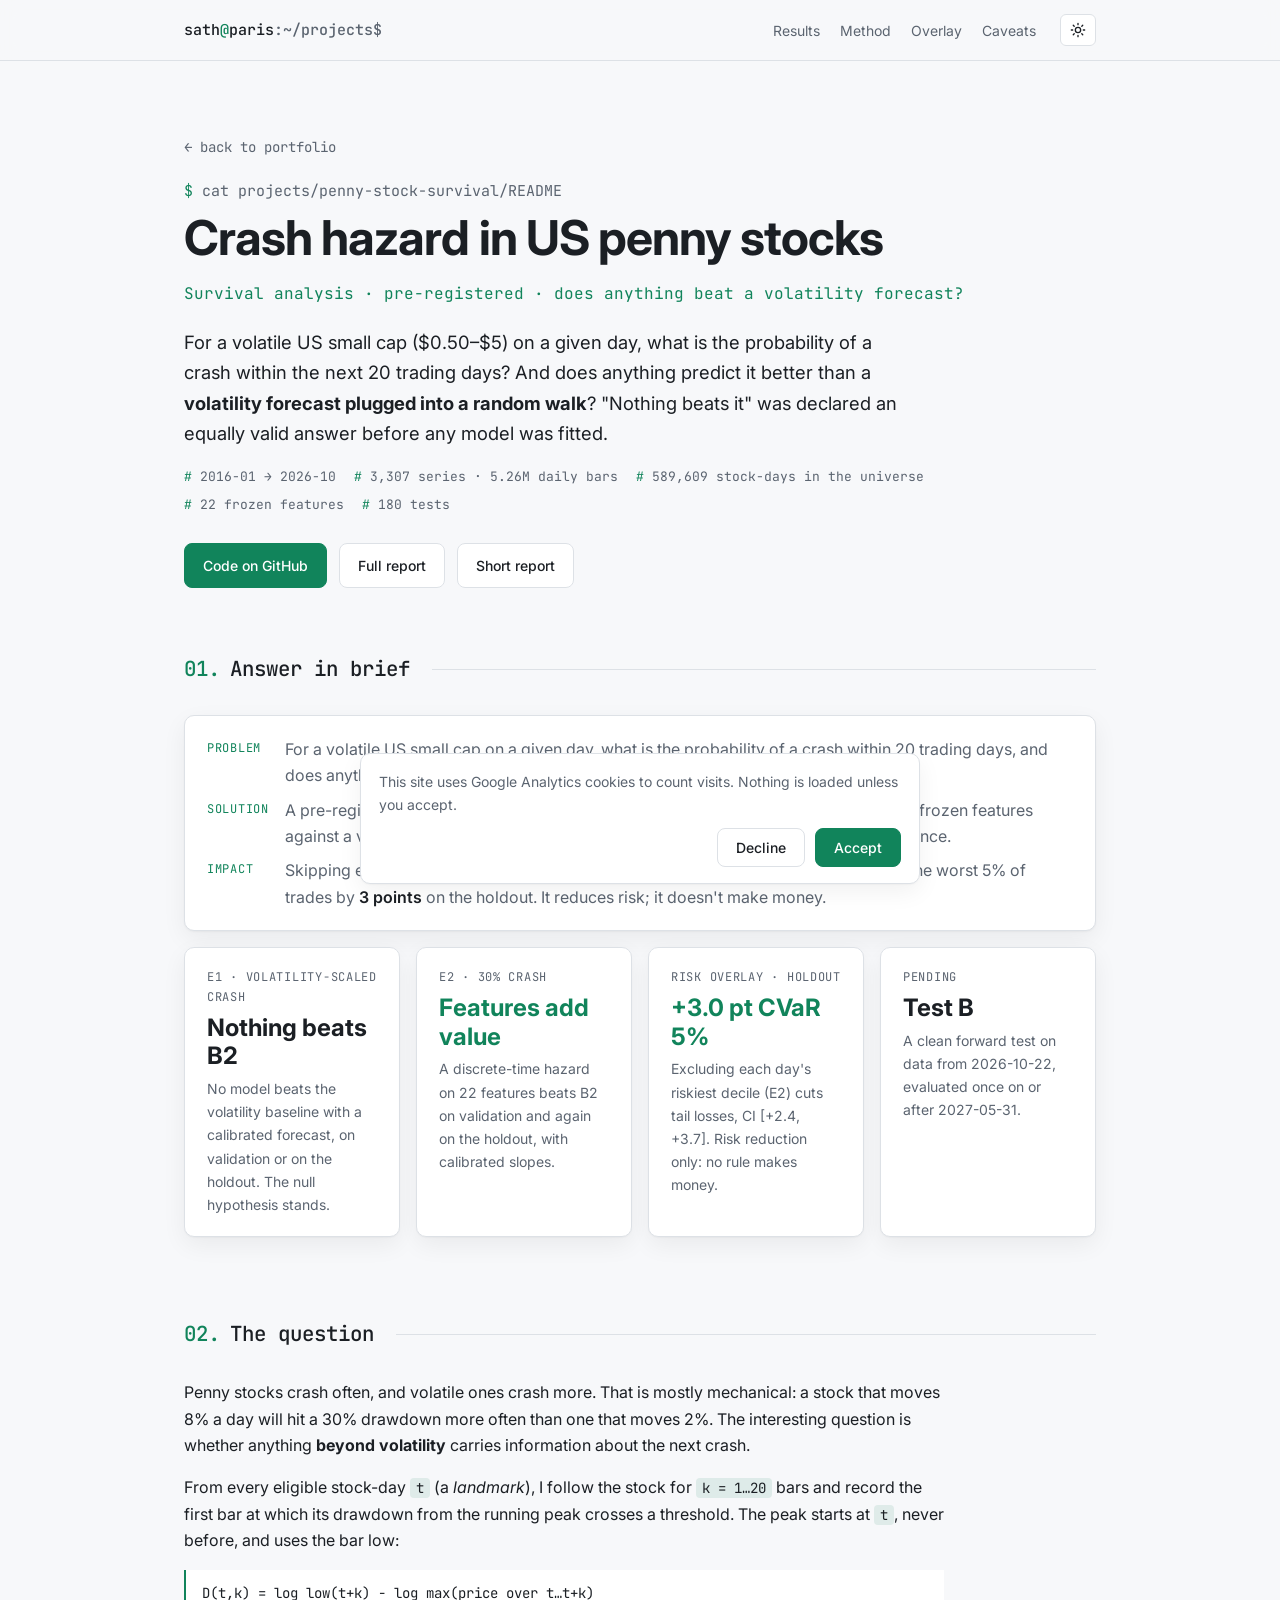
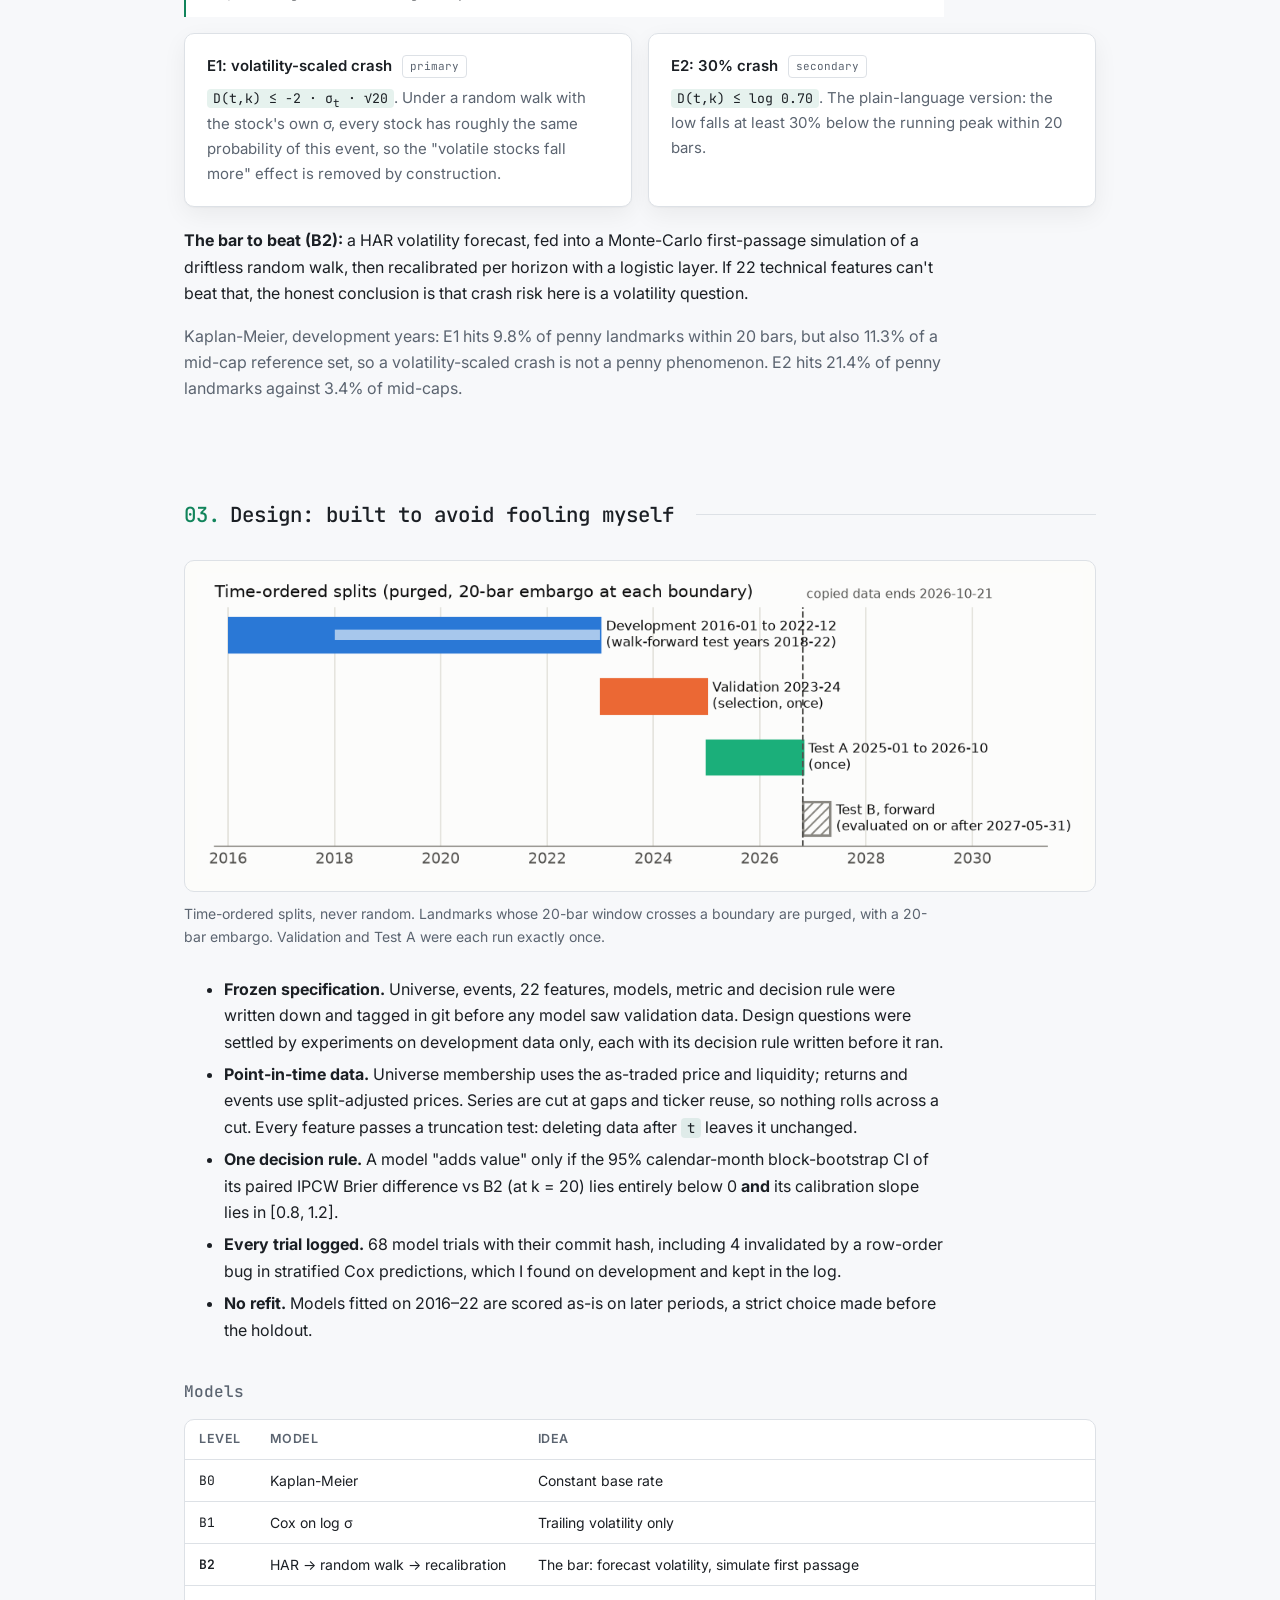
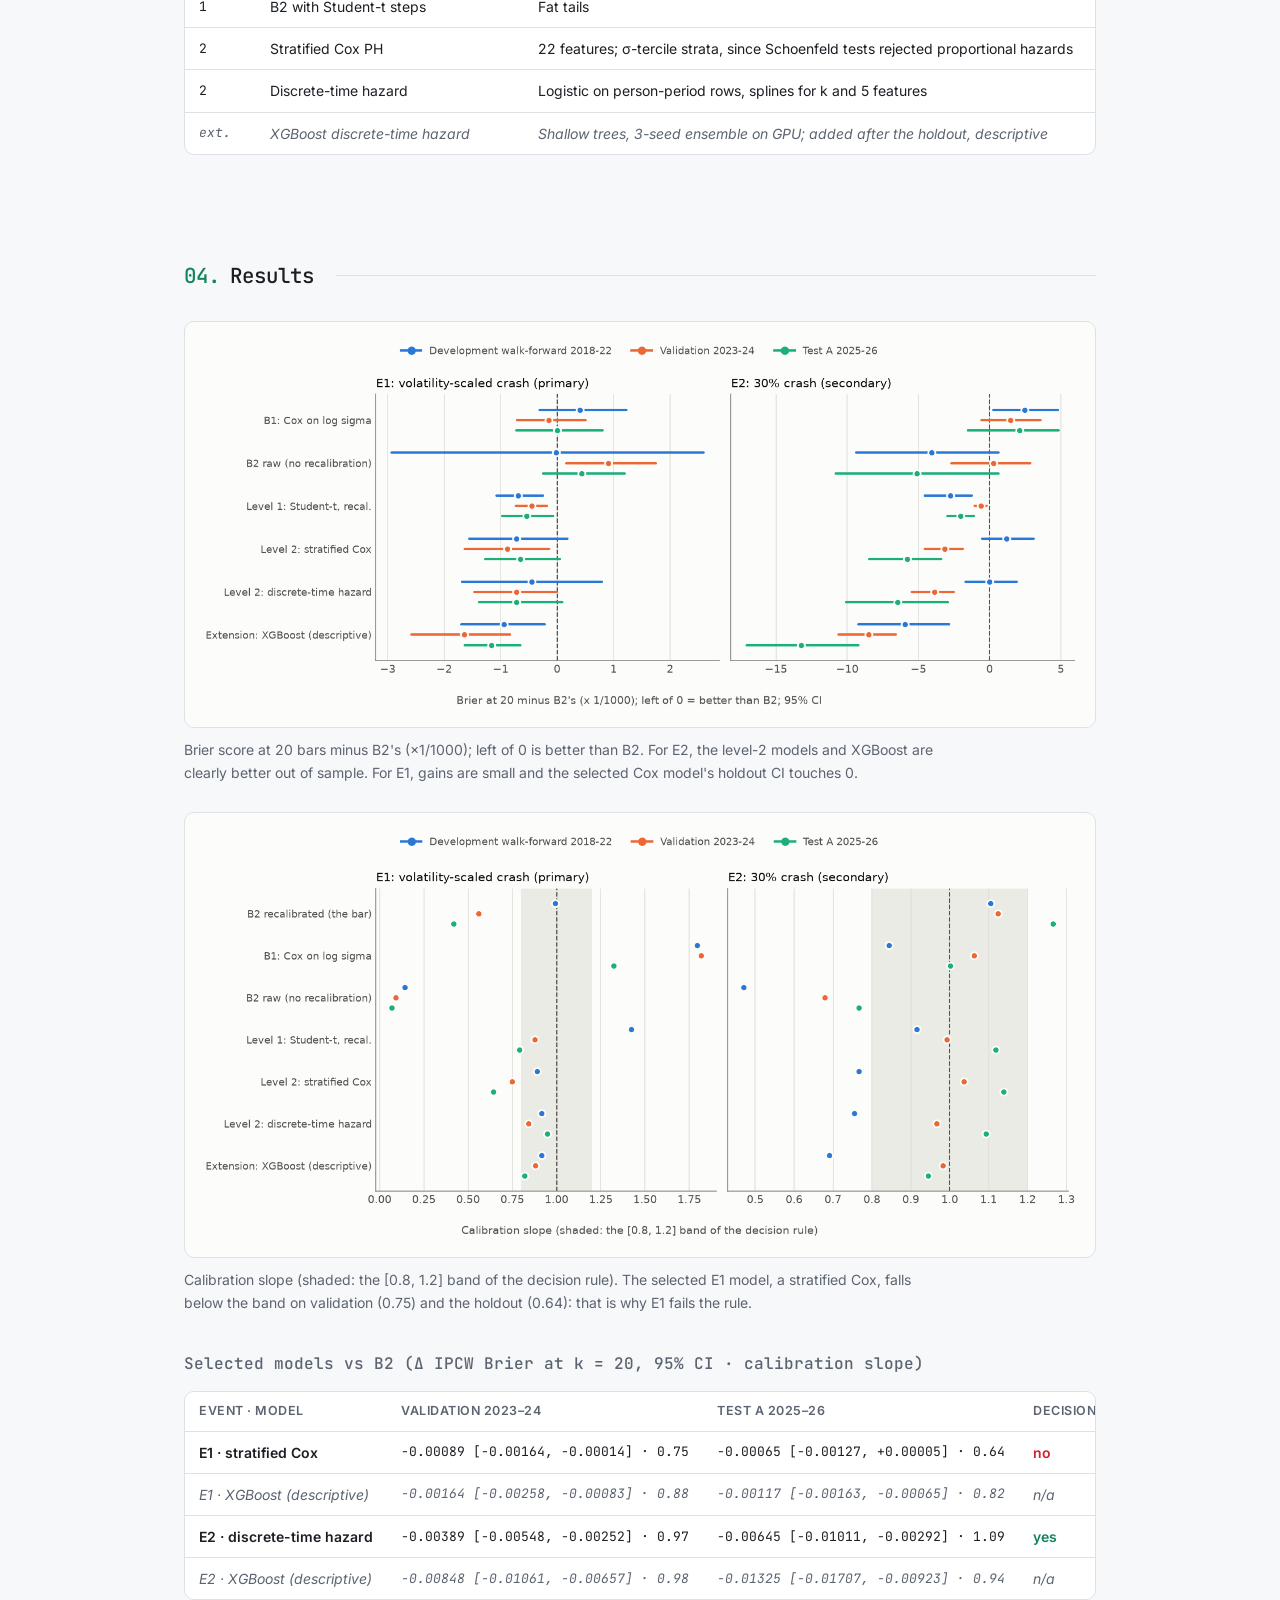
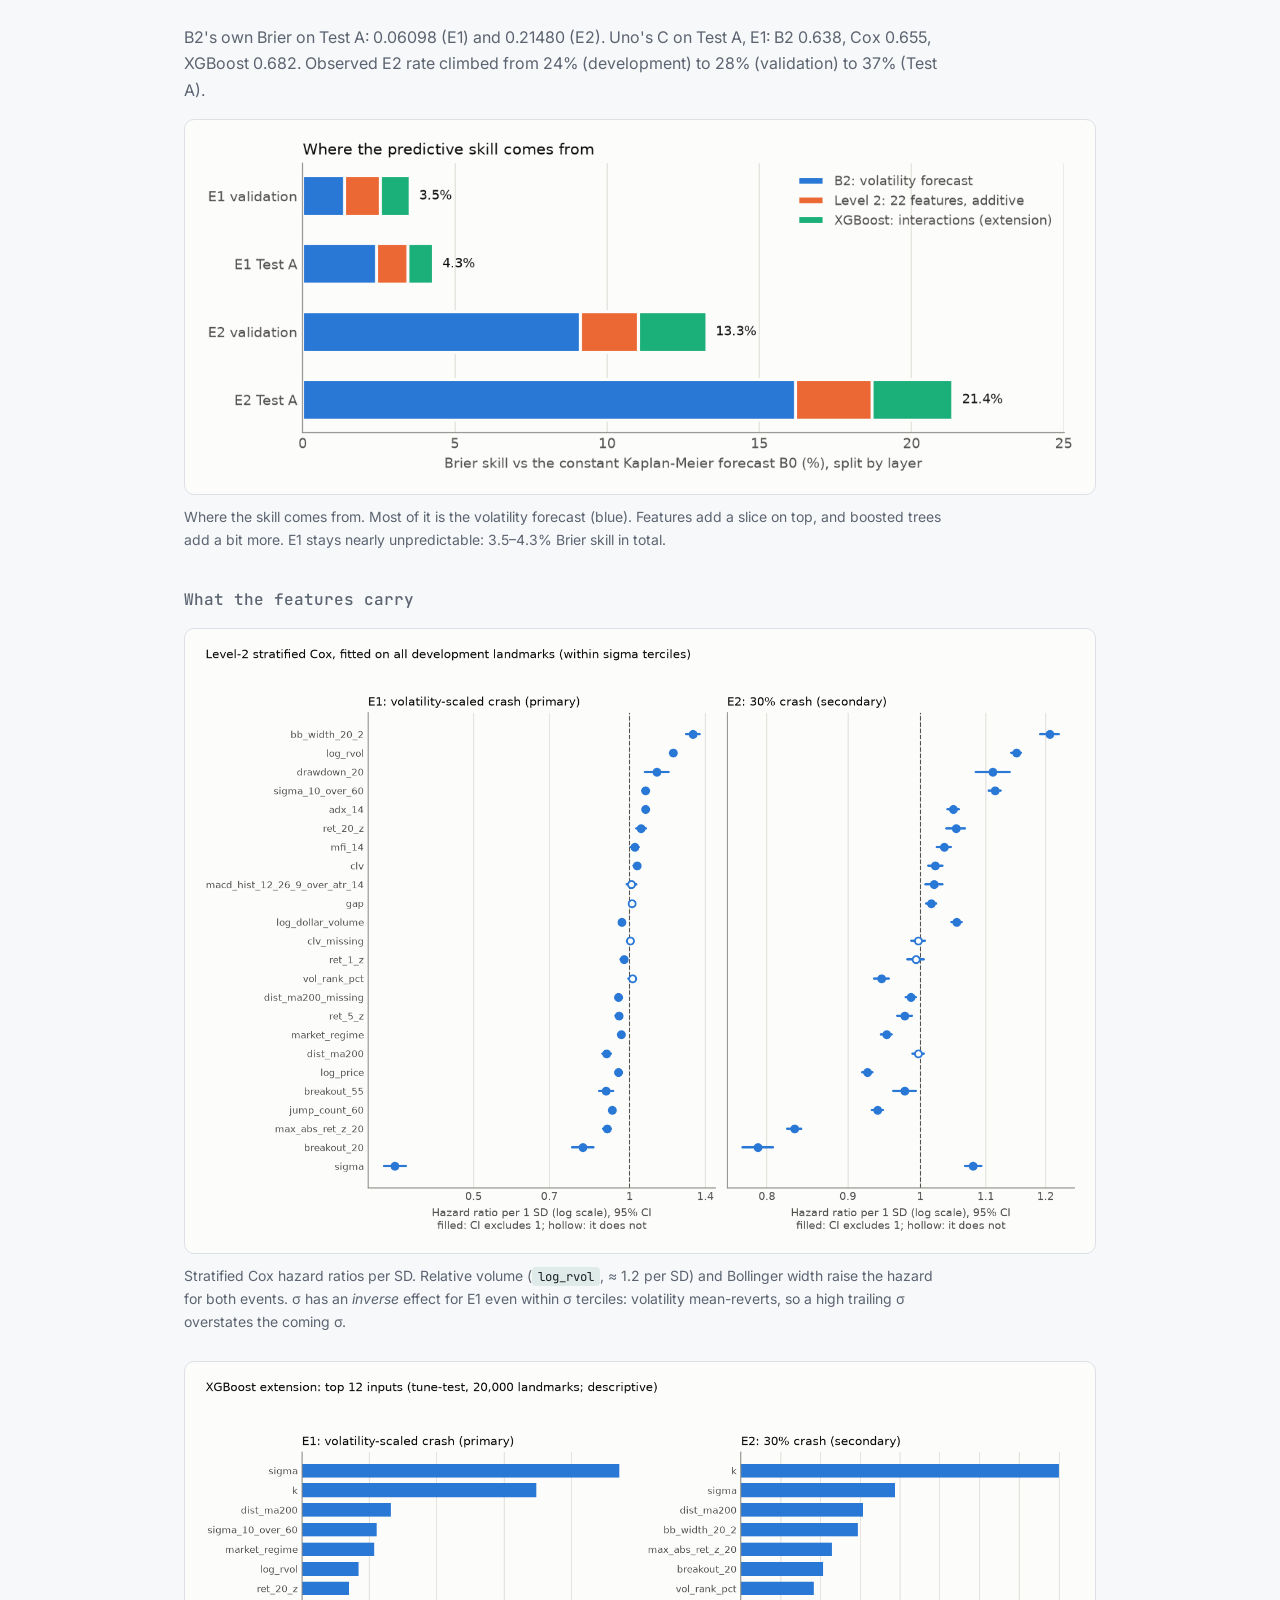
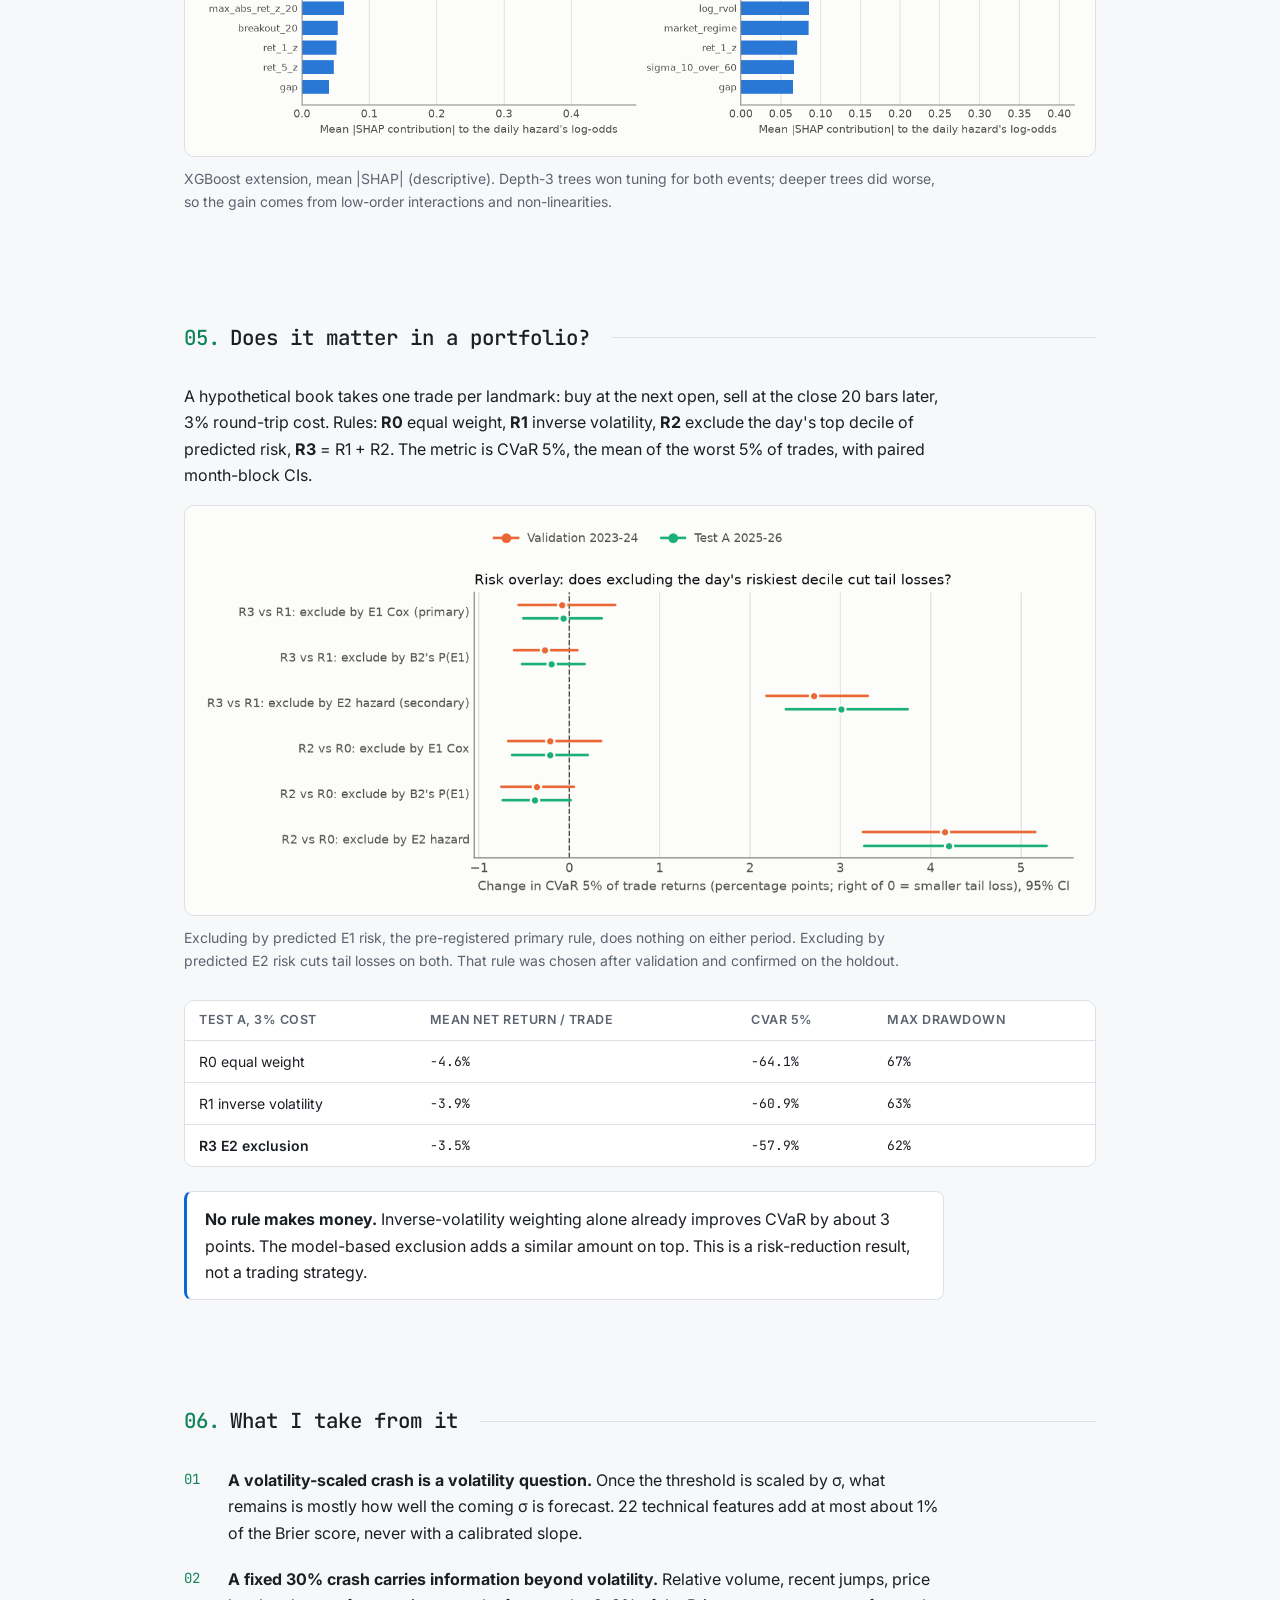
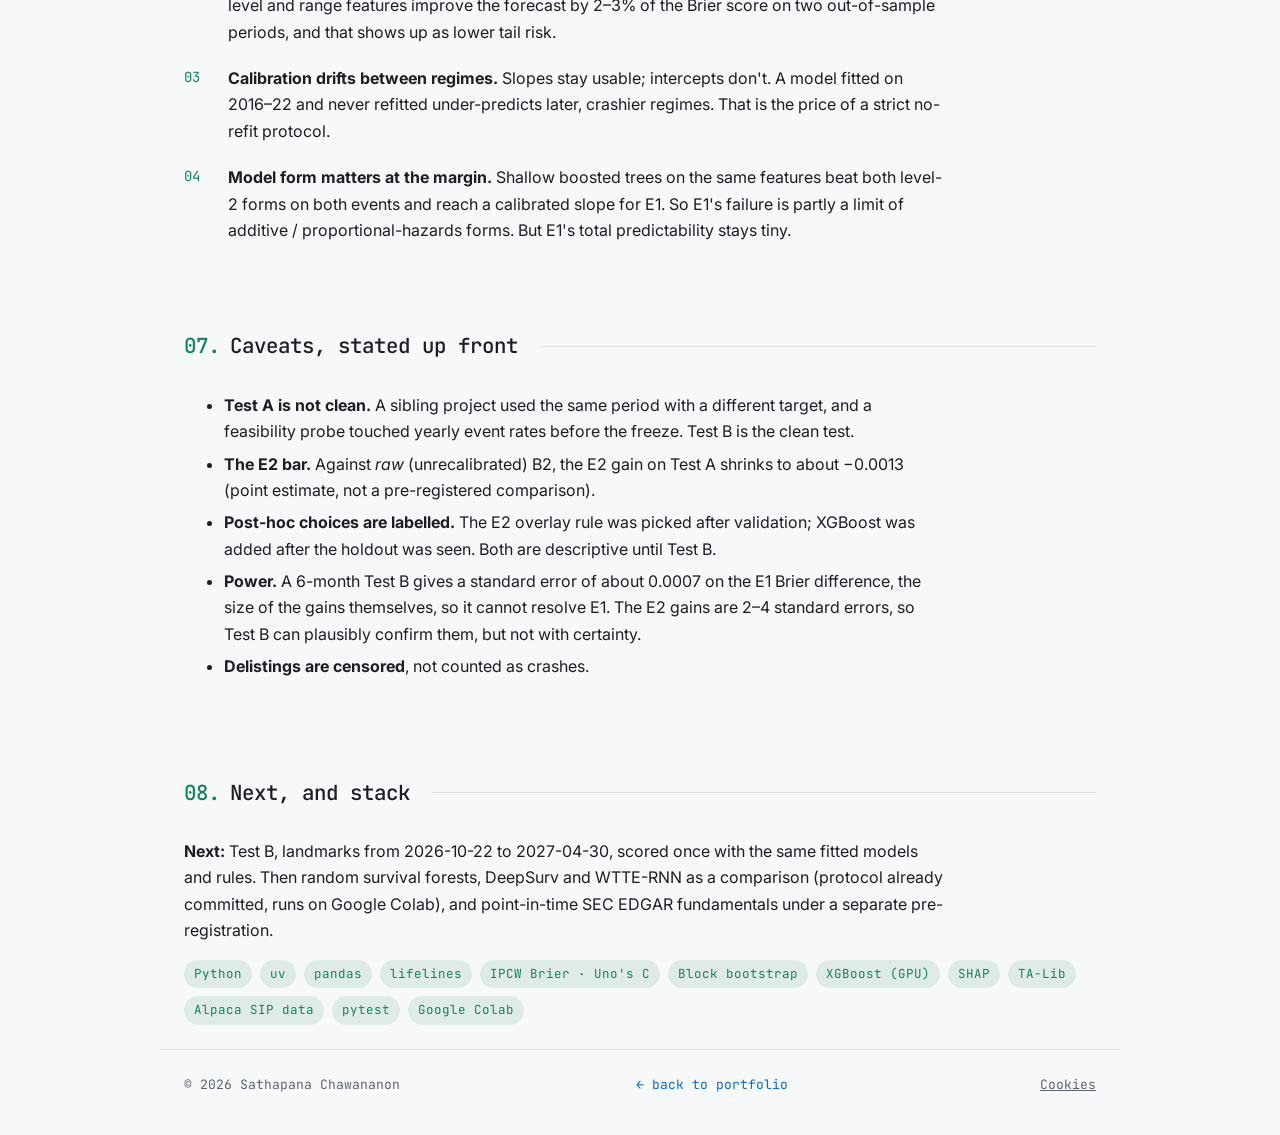
<file: projects/penny-stock-survival/index.html>
<!doctype html>
<html lang="en">
<head>
  <meta charset="utf-8">
  <meta name="viewport" content="width=device-width, initial-scale=1">
  <title>Penny Stock Crash Hazard</title>
  <meta name="description" content="A pre-registered survival study: for a volatile US small cap on a given day, what is the probability of a crash within 20 trading days, and does anything beat a volatility forecast? By Sathapana Chawananon.">
  <meta property="og:type" content="article">
  <meta property="og:site_name" content="Sathapana Chawananon">
  <meta property="og:title" content="Penny Stock Crash Hazard">
  <meta property="og:description" content="A pre-registered survival study: for a volatile US small cap on a given day, what is the probability of a crash within 20 trading days, and does anything beat a volatility forecast? By Sathapana Chawananon.">
  <meta property="og:url" content="https://sathapana.github.io/projects/penny-stock-survival/">
  <meta property="og:image" content="https://sathapana.github.io/projects/penny-stock-survival/og.png">
  <meta property="og:image:width" content="1200">
  <meta property="og:image:height" content="630">
  <meta property="og:image:alt" content="Case study: crash hazard in US penny stocks. 590k stock-days, 22 frozen features against a volatility baseline, 3 points less tail loss on the holdout.">
  <meta name="twitter:card" content="summary_large_image">
  <link rel="canonical" href="https://sathapana.github.io/projects/penny-stock-survival/">
  <link rel="icon" href="../../assets/img/favicon.svg" type="image/svg+xml">
  <link rel="apple-touch-icon" href="../../assets/img/apple-touch-icon.png">
  <link rel="preconnect" href="https://fonts.googleapis.com">
  <link rel="preconnect" href="https://fonts.gstatic.com" crossorigin>
  <link href="https://fonts.googleapis.com/css2?family=Inter:wght@400;500;600;700&family=JetBrains+Mono:wght@400;500&display=swap" rel="stylesheet">
  <link rel="stylesheet" href="../../assets/css/style.css">
  <link rel="stylesheet" href="../../assets/css/project.css">
  <script>
    // Apply the saved theme before first paint to avoid a flash.
    try { var t = localStorage.getItem("theme"); if (t) document.documentElement.dataset.theme = t; } catch (e) {}
  </script>
  <script src="../../assets/js/consent.js" defer></script>
</head>
<body>
  <header class="topbar">
    <nav class="nav container">
      <a class="brand mono" href="../../">sath<span class="accent">@</span>paris<span class="dim">:~/projects$</span></a>
      <ul class="nav-links">
        <li><a href="#results">Results</a></li>
        <li><a href="#method">Method</a></li>
        <li><a href="#overlay">Overlay</a></li>
        <li><a href="#caveats">Caveats</a></li>
      </ul>
      <div class="toggles">
        <button class="toggle" id="theme-toggle" type="button" aria-label="Toggle colour theme">
          <svg class="icon-sun" viewBox="0 0 24 24" aria-hidden="true"><circle cx="12" cy="12" r="4"/><path d="M12 2v2M12 20v2M4.9 4.9l1.4 1.4M17.7 17.7l1.4 1.4M2 12h2M20 12h2M4.9 19.1l1.4-1.4M17.7 6.3l1.4-1.4"/></svg>
          <svg class="icon-moon" viewBox="0 0 24 24" aria-hidden="true"><path d="M21 12.8A9 9 0 1 1 11.2 3a7 7 0 0 0 9.8 9.8z"/></svg>
        </button>
      </div>
    </nav>
  </header>

  <main id="top">
    <section class="case-hero container">
      <a class="back mono" href="../../#projects">&larr; back to portfolio</a>
      <p class="prompt mono"><span class="accent">$</span> cat projects/penny-stock-survival/README</p>
      <h1>Crash hazard in US penny stocks</h1>
      <p class="headline mono">Survival analysis · pre-registered · does anything beat a volatility forecast?</p>
      <p class="lede">For a volatile US small cap ($0.50–$5) on a given day, what is the probability of a crash within the next 20 trading days? And does anything predict it better than a <strong>volatility forecast plugged into a random walk</strong>? "Nothing beats it" was declared an equally valid answer before any model was fitted.</p>
      <ul class="facts mono">
        <li>2016-01 → 2026-10</li>
        <li>3,307 series · 5.26M daily bars</li>
        <li>589,609 stock-days in the universe</li>
        <li>22 frozen features</li>
        <li>180 tests</li>
      </ul>
      <div class="cta">
        <a class="btn btn-primary" href="https://github.com/Sathapana/PennyStock_survival" target="_blank" rel="noopener">Code on GitHub</a>
        <a class="btn" href="https://github.com/Sathapana/PennyStock_survival/blob/main/FULL_REPORT.md" target="_blank" rel="noopener">Full report</a>
        <a class="btn" href="https://github.com/Sathapana/PennyStock_survival/blob/main/REPORT.md" target="_blank" rel="noopener">Short report</a>
      </div>
    </section>

    <section id="results" class="section container">
      <h2 class="section-title mono"><span class="accent">01.</span> Answer in brief</h2>
      <dl class="psi card case-psi">
        <dt class="mono">Problem</dt>
        <dd>For a volatile US small cap on a given day, what is the probability of a crash within 20 trading days, and does anything predict it better than a volatility forecast?</dd>
        <dt class="mono">Solution</dt>
        <dd>A pre-registered survival study on 590,000 stock-days: a discrete-time hazard on 22 frozen features against a volatility-forecast baseline, with time-ordered validation and a holdout run once.</dd>
        <dt class="mono">Impact</dt>
        <dd>Skipping each day's 10% of stocks the model ranks riskiest cuts the average loss of the worst 5% of trades by <strong>3 points</strong> on the holdout. It reduces risk; it doesn't make money.</dd>
      </dl>
      <div class="tiles">
        <article class="card tile">
          <span class="tile-label mono">E1 · volatility-scaled crash</span>
          <span class="tile-value">Nothing beats B2</span>
          <p class="tile-note">No model beats the volatility baseline with a calibrated forecast, on validation or on the holdout. The null hypothesis stands.</p>
        </article>
        <article class="card tile">
          <span class="tile-label mono">E2 · 30% crash</span>
          <span class="tile-value good">Features add value</span>
          <p class="tile-note">A discrete-time hazard on 22 features beats B2 on validation and again on the holdout, with calibrated slopes.</p>
        </article>
        <article class="card tile">
          <span class="tile-label mono">Risk overlay · holdout</span>
          <span class="tile-value good">+3.0 pt CVaR 5%</span>
          <p class="tile-note">Excluding each day's riskiest decile (E2) cuts tail losses, CI [+2.4, +3.7]. Risk reduction only: no rule makes money.</p>
        </article>
        <article class="card tile">
          <span class="tile-label mono">Pending</span>
          <span class="tile-value">Test B</span>
          <p class="tile-note">A clean forward test on data from 2026-10-22, evaluated once on or after 2027-05-31.</p>
        </article>
      </div>
    </section>

    <section id="question" class="section container">
      <h2 class="section-title mono"><span class="accent">02.</span> The question</h2>
      <div class="prose">
        <p>Penny stocks crash often, and volatile ones crash more. That is mostly mechanical: a stock that moves 8% a day will hit a 30% drawdown more often than one that moves 2%. The interesting question is whether anything <strong>beyond volatility</strong> carries information about the next crash.</p>
        <p>From every eligible stock-day <span class="math">t</span> (a <em>landmark</em>), I follow the stock for <span class="math">k = 1…20</span> bars and record the first bar at which its drawdown from the running peak crosses a threshold. The peak starts at <span class="math">t</span>, never before, and uses the bar low:</p>
        <span class="math-block">D(t,k) = log low(t+k) − log max(price over t…t+k)</span>
      </div>
      <div class="defs">
        <article class="card">
          <h3>E1: volatility-scaled crash <span class="tag mono">primary</span></h3>
          <p><span class="math">D(t,k) ≤ −2 · σ<sub>t</sub> · √20</span>. Under a random walk with the stock's own σ, every stock has roughly the same probability of this event, so the "volatile stocks fall more" effect is removed by construction.</p>
        </article>
        <article class="card">
          <h3>E2: 30% crash <span class="tag mono">secondary</span></h3>
          <p><span class="math">D(t,k) ≤ log 0.70</span>. The plain-language version: the low falls at least 30% below the running peak within 20 bars.</p>
        </article>
      </div>
      <div class="prose">
        <p><strong>The bar to beat (B2):</strong> a HAR volatility forecast, fed into a Monte-Carlo first-passage simulation of a driftless random walk, then recalibrated per horizon with a logistic layer. If 22 technical features can't beat that, the honest conclusion is that crash risk here is a volatility question.</p>
        <p class="muted">Kaplan-Meier, development years: E1 hits 9.8% of penny landmarks within 20 bars, but also 11.3% of a mid-cap reference set, so a volatility-scaled crash is not a penny phenomenon. E2 hits 21.4% of penny landmarks against 3.4% of mid-caps.</p>
      </div>
    </section>

    <section id="method" class="section container">
      <h2 class="section-title mono"><span class="accent">03.</span> Design: built to avoid fooling myself</h2>
      <figure>
        <div class="fig-frame"><a class="fig-zoom" href="img/fig_timeline.png"><img src="img/fig_timeline.png" alt="Timeline of the four time-ordered splits: development 2016 to 2022 with walk-forward test years 2018 to 2022, validation 2023 to 2024, Test A 2025 to October 2026, and Test B forward from late October 2026." loading="lazy" width="1113" height="384"></a></div>
        <figcaption>Time-ordered splits, never random. Landmarks whose 20-bar window crosses a boundary are purged, with a 20-bar embargo. Validation and Test A were each run exactly once.</figcaption>
      </figure>
      <div class="prose">
        <ul>
          <li><strong>Frozen specification.</strong> Universe, events, 22 features, models, metric and decision rule were written down and tagged in git before any model saw validation data. Design questions were settled by experiments on development data only, each with its decision rule written before it ran.</li>
          <li><strong>Point-in-time data.</strong> Universe membership uses the as-traded price and liquidity; returns and events use split-adjusted prices. Series are cut at gaps and ticker reuse, so nothing rolls across a cut. Every feature passes a truncation test: deleting data after <span class="math">t</span> leaves it unchanged.</li>
          <li><strong>One decision rule.</strong> A model "adds value" only if the 95% calendar-month block-bootstrap CI of its paired IPCW Brier difference vs B2 (at k = 20) lies entirely below 0 <strong>and</strong> its calibration slope lies in [0.8, 1.2].</li>
          <li><strong>Every trial logged.</strong> 68 model trials with their commit hash, including 4 invalidated by a row-order bug in stratified Cox predictions, which I found on development and kept in the log.</li>
          <li><strong>No refit.</strong> Models fitted on 2016–22 are scored as-is on later periods, a strict choice made before the holdout.</li>
        </ul>
      </div>
      <h3 class="subtitle mono">Models</h3>
      <div class="table-wrap">
        <table>
          <thead><tr><th>Level</th><th>Model</th><th>Idea</th></tr></thead>
          <tbody>
            <tr><td class="num">B0</td><td>Kaplan-Meier</td><td>Constant base rate</td></tr>
            <tr><td class="num">B1</td><td>Cox on log σ</td><td>Trailing volatility only</td></tr>
            <tr class="sel"><td class="num">B2</td><td>HAR → random walk → recalibration</td><td>The bar: forecast volatility, simulate first passage</td></tr>
            <tr><td class="num">1</td><td>B2 with Student-t steps</td><td>Fat tails</td></tr>
            <tr><td class="num">2</td><td>Stratified Cox PH</td><td>22 features; σ-tercile strata, since Schoenfeld tests rejected proportional hazards</td></tr>
            <tr><td class="num">2</td><td>Discrete-time hazard</td><td>Logistic on person-period rows, splines for k and 5 features</td></tr>
            <tr class="ext"><td class="num">ext.</td><td>XGBoost discrete-time hazard</td><td>Shallow trees, 3-seed ensemble on GPU; added after the holdout, descriptive</td></tr>
          </tbody>
        </table>
      </div>
    </section>

    <section id="survival" class="section container">
      <h2 class="section-title mono"><span class="accent">04.</span> Results</h2>
      <figure>
        <div class="fig-frame"><a class="fig-zoom" href="img/fig_brier_vs_b2.png"><img src="img/fig_brier_vs_b2.png" alt="Dot-and-interval chart of each model's Brier score minus B2's, for E1 and E2, on development, validation and Test A. For E1 most intervals touch zero; for E2 the level-2 models and XGBoost sit clearly left of zero on validation and Test A." loading="lazy" width="1562" height="672"></a></div>
        <figcaption>Brier score at 20 bars minus B2's (×1/1000); left of 0 is better than B2. For E2, the level-2 models and XGBoost are clearly better out of sample. For E1, gains are small and the selected Cox model's holdout CI touches 0.</figcaption>
      </figure>
      <figure>
        <div class="fig-frame"><a class="fig-zoom" href="img/fig_calibration_slopes.png"><img src="img/fig_calibration_slopes.png" alt="Calibration slopes per model and period, with the 0.8 to 1.2 band of the decision rule shaded. For E1, B2 recalibrated and the stratified Cox fall below the band on validation and Test A; for E2 the selected models sit inside it." loading="lazy" width="1562" height="740"></a></div>
        <figcaption>Calibration slope (shaded: the [0.8, 1.2] band of the decision rule). The selected E1 model, a stratified Cox, falls below the band on validation (0.75) and the holdout (0.64): that is why E1 fails the rule.</figcaption>
      </figure>

      <h3 class="subtitle mono">Selected models vs B2 (Δ IPCW Brier at k = 20, 95% CI · calibration slope)</h3>
      <div class="table-wrap">
        <table>
          <thead><tr><th>Event · model</th><th>Validation 2023–24</th><th>Test A 2025–26</th><th>Decision</th></tr></thead>
          <tbody>
            <tr class="sel"><td>E1 · stratified Cox</td><td class="num">−0.00089 [−0.00164, −0.00014] · 0.75</td><td class="num">−0.00065 [−0.00127, +0.00005] · 0.64</td><td class="no">no</td></tr>
            <tr class="ext"><td>E1 · XGBoost (descriptive)</td><td class="num">−0.00164 [−0.00258, −0.00083] · 0.88</td><td class="num">−0.00117 [−0.00163, −0.00065] · 0.82</td><td>n/a</td></tr>
            <tr class="sel"><td>E2 · discrete-time hazard</td><td class="num">−0.00389 [−0.00548, −0.00252] · 0.97</td><td class="num">−0.00645 [−0.01011, −0.00292] · 1.09</td><td class="yes">yes</td></tr>
            <tr class="ext"><td>E2 · XGBoost (descriptive)</td><td class="num">−0.00848 [−0.01061, −0.00657] · 0.98</td><td class="num">−0.01325 [−0.01707, −0.00923] · 0.94</td><td>n/a</td></tr>
          </tbody>
        </table>
      </div>
      <p class="muted prose">B2's own Brier on Test A: 0.06098 (E1) and 0.21480 (E2). Uno's C on Test A, E1: B2 0.638, Cox 0.655, XGBoost 0.682. Observed E2 rate climbed from 24% (development) to 28% (validation) to 37% (Test A).</p>

      <figure>
        <div class="fig-frame"><a class="fig-zoom" href="img/fig_skill_decomposition.png"><img src="img/fig_skill_decomposition.png" alt="Stacked bars of Brier skill over the constant Kaplan-Meier forecast, split into B2, level 2 and XGBoost layers. E1 totals 3.5 and 4.3 percent; E2 totals 13.3 and 21.4 percent, mostly from B2." loading="lazy" width="1218" height="480"></a></div>
        <figcaption>Where the skill comes from. Most of it is the volatility forecast (blue). Features add a slice on top, and boosted trees add a bit more. E1 stays nearly unpredictable: 3.5–4.3% Brier skill in total.</figcaption>
      </figure>

      <h3 class="subtitle mono">What the features carry</h3>
      <figure>
        <div class="fig-frame"><a class="fig-zoom" href="img/fig_cox_hazard_ratios.png"><img src="img/fig_cox_hazard_ratios.png" alt="Hazard ratios per standard deviation for the 22 features of the stratified Cox model, for E1 and E2. Bollinger width and relative volume raise the hazard for both events; sigma strongly lowers it for E1 but raises it for E2." loading="lazy" width="1570" height="1062"></a></div>
        <figcaption>Stratified Cox hazard ratios per SD. Relative volume (<code>log_rvol</code>, ≈ 1.2 per SD) and Bollinger width raise the hazard for both events. σ has an <em>inverse</em> effect for E1 even within σ terciles: volatility mean-reverts, so a high trailing σ overstates the coming σ.</figcaption>
      </figure>
      <figure>
        <div class="fig-frame"><a class="fig-zoom" href="img/fig_xgb_shap.png"><img src="img/fig_xgb_shap.png" alt="Mean absolute SHAP contributions for the top 12 XGBoost inputs. For E1: sigma, k, distance to the 200-day average, the 10 over 60 day volatility ratio and market regime lead. For E2: k, sigma, distance to the 200-day average and Bollinger width lead." loading="lazy" width="1570" height="654"></a></div>
        <figcaption>XGBoost extension, mean |SHAP| (descriptive). Depth-3 trees won tuning for both events; deeper trees did worse, so the gain comes from low-order interactions and non-linearities.</figcaption>
      </figure>
    </section>

    <section id="overlay" class="section container">
      <h2 class="section-title mono"><span class="accent">05.</span> Does it matter in a portfolio?</h2>
      <div class="prose">
        <p>A hypothetical book takes one trade per landmark: buy at the next open, sell at the close 20 bars later, 3% round-trip cost. Rules: <strong>R0</strong> equal weight, <strong>R1</strong> inverse volatility, <strong>R2</strong> exclude the day's top decile of predicted risk, <strong>R3</strong> = R1 + R2. The metric is CVaR 5%, the mean of the worst 5% of trades, with paired month-block CIs.</p>
      </div>
      <figure>
        <div class="fig-frame"><a class="fig-zoom" href="img/fig_overlay_cvar.png"><img src="img/fig_overlay_cvar.png" alt="Change in CVaR 5 percent for each exclusion rule on validation and Test A. Exclusions by the E1 Cox model or by B2 hover around zero; exclusions by the E2 hazard improve CVaR by about 3 points versus R1 and about 4 points versus R0." loading="lazy" width="1333" height="580"></a></div>
        <figcaption>Excluding by predicted E1 risk, the pre-registered primary rule, does nothing on either period. Excluding by predicted E2 risk cuts tail losses on both. That rule was chosen after validation and confirmed on the holdout.</figcaption>
      </figure>
      <div class="table-wrap">
        <table>
          <thead><tr><th>Test A, 3% cost</th><th>Mean net return / trade</th><th>CVaR 5%</th><th>Max drawdown</th></tr></thead>
          <tbody>
            <tr><td>R0 equal weight</td><td class="num">−4.6%</td><td class="num">−64.1%</td><td class="num">67%</td></tr>
            <tr><td>R1 inverse volatility</td><td class="num">−3.9%</td><td class="num">−60.9%</td><td class="num">63%</td></tr>
            <tr class="sel"><td>R3 E2 exclusion</td><td class="num">−3.5%</td><td class="num">−57.9%</td><td class="num">62%</td></tr>
          </tbody>
        </table>
      </div>
      <div class="callout"><p><strong>No rule makes money.</strong> Inverse-volatility weighting alone already improves CVaR by about 3 points. The model-based exclusion adds a similar amount on top. This is a risk-reduction result, not a trading strategy.</p></div>
    </section>

    <section id="learned" class="section container">
      <h2 class="section-title mono"><span class="accent">06.</span> What I take from it</h2>
      <ol class="takeaways prose">
        <li><strong>A volatility-scaled crash is a volatility question.</strong> Once the threshold is scaled by σ, what remains is mostly how well the coming σ is forecast. 22 technical features add at most about 1% of the Brier score, never with a calibrated slope.</li>
        <li><strong>A fixed 30% crash carries information beyond volatility.</strong> Relative volume, recent jumps, price level and range features improve the forecast by 2–3% of the Brier score on two out-of-sample periods, and that shows up as lower tail risk.</li>
        <li><strong>Calibration drifts between regimes.</strong> Slopes stay usable; intercepts don't. A model fitted on 2016–22 and never refitted under-predicts later, crashier regimes. That is the price of a strict no-refit protocol.</li>
        <li><strong>Model form matters at the margin.</strong> Shallow boosted trees on the same features beat both level-2 forms on both events and reach a calibrated slope for E1. So E1's failure is partly a limit of additive / proportional-hazards forms. But E1's total predictability stays tiny.</li>
      </ol>
    </section>

    <section id="caveats" class="section container">
      <h2 class="section-title mono"><span class="accent">07.</span> Caveats, stated up front</h2>
      <div class="prose">
        <ul>
          <li><strong>Test A is not clean.</strong> A sibling project used the same period with a different target, and a feasibility probe touched yearly event rates before the freeze. Test B is the clean test.</li>
          <li><strong>The E2 bar.</strong> Against <em>raw</em> (unrecalibrated) B2, the E2 gain on Test A shrinks to about −0.0013 (point estimate, not a pre-registered comparison).</li>
          <li><strong>Post-hoc choices are labelled.</strong> The E2 overlay rule was picked after validation; XGBoost was added after the holdout was seen. Both are descriptive until Test B.</li>
          <li><strong>Power.</strong> A 6-month Test B gives a standard error of about 0.0007 on the E1 Brier difference, the size of the gains themselves, so it cannot resolve E1. The E2 gains are 2–4 standard errors, so Test B can plausibly confirm them, but not with certainty.</li>
          <li><strong>Delistings are censored</strong>, not counted as crashes.</li>
        </ul>
      </div>
    </section>

    <section id="next" class="section container">
      <h2 class="section-title mono"><span class="accent">08.</span> Next, and stack</h2>
      <div class="prose">
        <p><strong>Next:</strong> Test B, landmarks from 2026-10-22 to 2027-04-30, scored once with the same fitted models and rules. Then random survival forests, DeepSurv and WTTE-RNN as a comparison (protocol already committed, runs on Google Colab), and point-in-time SEC EDGAR fundamentals under a separate pre-registration.</p>
      </div>
      <ul class="chips">
        <li class="chip">Python</li><li class="chip">uv</li><li class="chip">pandas</li><li class="chip">lifelines</li>
        <li class="chip">IPCW Brier · Uno's C</li><li class="chip">Block bootstrap</li><li class="chip">XGBoost (GPU)</li><li class="chip">SHAP</li>
        <li class="chip">TA-Lib</li><li class="chip">Alpaca SIP data</li><li class="chip">pytest</li><li class="chip">Google Colab</li>
      </ul>
    </section>
  </main>

  <footer class="footer container mono case-footer">
    <span>© <span id="year"></span> Sathapana Chawananon</span>
    <a href="../../">&larr; back to portfolio</a>
  </footer>

  <script>
    function currentTheme() {
      var set = document.documentElement.dataset.theme;
      if (set) return set;
      return window.matchMedia("(prefers-color-scheme: light)").matches ? "light" : "dark";
    }
    document.getElementById("theme-toggle").addEventListener("click", function () {
      var next = currentTheme() === "dark" ? "light" : "dark";
      document.documentElement.dataset.theme = next;
      try { localStorage.setItem("theme", next); } catch (e) { /* storage unavailable */ }
    });
    document.getElementById("year").textContent = new Date().getFullYear();
  </script>
</body>
</html>
</file>
<file: assets/css/style.css>
/* Colour tokens: dark by default, light via system preference or data-theme override. */
:root {
  --bg: #0d1117;
  --bg-elev: #161b22;
  --border: #2a313c;
  --text: #e6edf3;
  --text-dim: #8b949e;
  --accent: #3fb68b;
  --accent-2: #58a6ff;
  --accent-soft: rgba(63, 182, 139, 0.12);
  --shadow: 0 1px 0 rgba(255, 255, 255, 0.03), 0 8px 24px rgba(0, 0, 0, 0.25);
  color-scheme: dark;
}

@media (prefers-color-scheme: light) {
  :root:not([data-theme="dark"]) {
    --bg: #f7f8fa;
    --bg-elev: #ffffff;
    --border: #dde1e6;
    --text: #1b1f24;
    --text-dim: #5b6470;
    --accent: #11845b;
    --accent-2: #0969da;
    --accent-soft: rgba(17, 132, 91, 0.1);
    --shadow: 0 1px 2px rgba(0, 0, 0, 0.04), 0 8px 24px rgba(0, 0, 0, 0.06);
    color-scheme: light;
  }
}

:root[data-theme="light"] {
  --bg: #f7f8fa;
  --bg-elev: #ffffff;
  --border: #dde1e6;
  --text: #1b1f24;
  --text-dim: #5b6470;
  --accent: #11845b;
  --accent-2: #0969da;
  --accent-soft: rgba(17, 132, 91, 0.1);
  --shadow: 0 1px 2px rgba(0, 0, 0, 0.04), 0 8px 24px rgba(0, 0, 0, 0.06);
  color-scheme: light;
}

* { box-sizing: border-box; }

html { scroll-behavior: smooth; scroll-padding-top: 72px; }

body {
  margin: 0;
  background: var(--bg);
  color: var(--text);
  font-family: "Inter", system-ui, -apple-system, "Segoe UI", sans-serif;
  font-size: 16px;
  line-height: 1.65;
  -webkit-font-smoothing: antialiased;
  overflow-x: hidden;
}

a { color: var(--accent-2); text-decoration: none; }
a:hover { text-decoration: underline; }

.mono { font-family: "JetBrains Mono", ui-monospace, "SFMono-Regular", Consolas, monospace; }
.accent { color: var(--accent); }
.dim { color: var(--text-dim); }

.container {
  width: 100%;
  max-width: 960px;
  margin: 0 auto;
  padding: 0 24px;
}

/* Top bar */
.topbar {
  position: sticky;
  top: 0;
  z-index: 10;
  background: color-mix(in srgb, var(--bg) 85%, transparent);
  backdrop-filter: blur(10px);
  border-bottom: 1px solid var(--border);
}

.nav {
  display: flex;
  align-items: center;
  gap: 24px;
  height: 60px;
}

.brand { color: var(--text); font-size: 15px; font-weight: 500; white-space: nowrap; }
.brand:hover { text-decoration: none; }

.nav-links {
  display: flex;
  gap: 20px;
  list-style: none;
  margin: 0 0 0 auto;
  padding: 0;
}

.nav-links a { color: var(--text-dim); font-size: 14px; }
.nav-links a:hover,
.nav-links a.active { color: var(--text); text-decoration: none; }
.nav-links a.active { box-shadow: inset 0 -2px 0 var(--accent); }

.toggles { display: flex; gap: 8px; }

.toggle {
  display: inline-flex;
  align-items: center;
  justify-content: center;
  min-width: 36px;
  height: 32px;
  padding: 0 8px;
  border: 1px solid var(--border);
  border-radius: 6px;
  background: var(--bg-elev);
  color: var(--text);
  font-size: 13px;
  cursor: pointer;
}
.toggle:hover { border-color: var(--accent); text-decoration: none; }
.toggle svg { width: 16px; height: 16px; fill: none; stroke: currentColor; stroke-width: 2; stroke-linecap: round; }

.icon-sun { display: none; }
:root[data-theme="light"] .icon-moon { display: none; }
:root[data-theme="light"] .icon-sun { display: block; }
@media (prefers-color-scheme: light) {
  :root:not([data-theme="dark"]) .icon-moon { display: none; }
  :root:not([data-theme="dark"]) .icon-sun { display: block; }
}

/* Hero */
.hero { padding-top: 96px; padding-bottom: 48px; }

.prompt { color: var(--text-dim); margin: 0 0 8px; font-size: 15px; }

h1 {
  margin: 0;
  font-size: clamp(2.2rem, 6vw, 3.6rem);
  line-height: 1.1;
  letter-spacing: -0.02em;
  font-weight: 700;
}

.headline { color: var(--accent); margin: 16px 0 0; font-size: clamp(0.85rem, 2vw, 1rem); }
.pitch { max-width: 640px; color: var(--text-dim); font-size: 1.1rem; margin: 20px 0 0; }
.location { color: var(--text-dim); font-size: 14px; margin: 16px 0 0; }

.cta { display: flex; flex-wrap: wrap; gap: 12px; margin-top: 28px; }

.btn {
  display: inline-flex;
  align-items: center;
  padding: 10px 18px;
  border: 1px solid var(--border);
  border-radius: 8px;
  background: var(--bg-elev);
  color: var(--text);
  font-size: 14px;
  font-weight: 500;
  max-width: 100%;
  overflow-wrap: anywhere;
  transition: border-color 0.15s, transform 0.15s;
}
.btn:hover { border-color: var(--accent); text-decoration: none; transform: translateY(-1px); }
.btn-primary { background: var(--accent); border-color: var(--accent); color: #fff; }
:root:not([data-theme="light"]) .btn-primary { color: #06140e; }
@media (prefers-color-scheme: light) {
  :root:not([data-theme="dark"]) .btn-primary { color: #fff; }
}

/* Featured case study (hero) */
.card.featured { display: flex; flex-direction: column; gap: 4px; max-width: 640px; margin-top: 32px; padding: 16px 20px; border-left: 3px solid var(--accent); color: var(--text); transition: border-color 0.15s, transform 0.15s; }
.card.featured:hover { text-decoration: none; border-color: var(--accent); transform: translateY(-1px); }
.featured-label { font-size: 12px; color: var(--accent); text-transform: uppercase; letter-spacing: 0.06em; }
.featured-title { font-weight: 600; font-size: 1.05rem; }
.featured-desc { color: var(--text-dim); font-size: 15px; }
.featured-more { color: var(--accent-2); font-size: 13px; margin-top: 4px; }

.spectrum { display: block; width: 100%; height: 64px; margin-top: 56px; }
.spectrum path { fill: none; stroke: var(--accent); stroke-width: 1.5; opacity: 0.55; vector-effect: non-scaling-stroke; }

/* Sections */
.section { padding-top: 56px; padding-bottom: 24px; }

.section-title {
  display: flex;
  align-items: center;
  gap: 10px;
  margin: 0 0 28px;
  font-size: 1.3rem;
  font-weight: 500;
}
.section-title::after {
  content: "";
  flex: 1;
  height: 1px;
  background: var(--border);
  margin-left: 12px;
}

.subtitle { font-size: 1rem; font-weight: 500; color: var(--text-dim); margin: 36px 0 14px; }

.about-text, .contact-text { max-width: 720px; margin: 0; font-size: 1.05rem; }

.card {
  background: var(--bg-elev);
  border: 1px solid var(--border);
  border-radius: 10px;
  padding: 20px 22px;
  box-shadow: var(--shadow);
}

/* Experience timeline */
.timeline { list-style: none; margin: 0; padding: 0 0 0 22px; border-left: 1px solid var(--border); }
.timeline > li { position: relative; margin-bottom: 20px; }
.timeline > li::before {
  content: "";
  position: absolute;
  left: -28px;
  top: 26px;
  width: 11px;
  height: 11px;
  border-radius: 50%;
  background: var(--bg);
  border: 2px solid var(--accent);
}
.timeline > li.current::before { background: var(--accent); }

.job-head { display: flex; flex-wrap: wrap; justify-content: space-between; gap: 4px 16px; }
.job-title { margin: 0; font-size: 1.05rem; font-weight: 600; }
.job-meta { font-size: 13px; color: var(--text-dim); white-space: nowrap; }
.job-org { margin: 4px 0 0; color: var(--accent); font-size: 14px; font-weight: 500; }
.job-place { color: var(--text-dim); font-weight: 400; }
.card ul { margin: 12px 0 0; padding-left: 18px; color: var(--text-dim); }
.card li { margin-bottom: 4px; }

/* Grids */
.grid { display: grid; grid-template-columns: repeat(auto-fill, minmax(260px, 1fr)); gap: 16px; }
.grid-2 { grid-template-columns: repeat(auto-fill, minmax(300px, 1fr)); }

.card h3 { margin: 0 0 12px; font-size: 14px; font-weight: 500; color: var(--text); }

.chips { display: flex; flex-wrap: wrap; gap: 8px; list-style: none; margin: 0; padding: 0; }
.chip {
  padding: 4px 10px;
  border-radius: 999px;
  background: var(--accent-soft);
  color: var(--accent);
  font-size: 12.5px;
  font-family: "JetBrains Mono", ui-monospace, Consolas, monospace;
}

/* Projects */
.project-card { grid-column: 1 / -1; transition: border-color 0.15s; }
.project-card:hover { border-color: var(--accent); }
.card h3.project-title { margin: 0; font-size: 1.15rem; font-weight: 600; }
.project-title a { color: var(--text); }
.project-meta { margin: 4px 0 0; color: var(--text-dim); font-size: 13px; }
.project-links { display: flex; flex-wrap: wrap; gap: 20px; margin: 16px 0 0; font-size: 14px; }

/* Problem → Solution → Impact (project cards, case studies) */
.psi { display: grid; grid-template-columns: max-content 1fr; gap: 8px 16px; margin: 14px 0 16px; max-width: 760px; }
.psi dt { font-size: 12px; color: var(--accent); text-transform: uppercase; letter-spacing: 0.06em; padding-top: 3px; }
.psi dd { margin: 0; color: var(--text-dim); }
.psi strong { color: var(--text); font-weight: 600; }

.edu-title { margin: 0; font-size: 1rem; font-weight: 600; }
.edu-meta { margin: 6px 0 0; color: var(--text-dim); font-size: 14px; }
.badge {
  display: inline-block;
  margin-top: 10px;
  padding: 2px 8px;
  border: 1px solid var(--accent);
  border-radius: 4px;
  color: var(--accent);
  font-size: 12px;
}

.contact { padding-bottom: 48px; }

.footer {
  padding-top: 24px;
  padding-bottom: 40px;
  border-top: 1px solid var(--border);
  color: var(--text-dim);
  font-size: 13px;
}

/* Analytics consent banner (assets/js/consent.js) */
.consent {
  position: fixed; left: 16px; right: 16px; bottom: 16px; z-index: 100;
  max-width: 560px; margin: 0 auto; padding: 16px 18px;
  background: var(--bg-elev); border: 1px solid var(--border); border-radius: 10px; box-shadow: var(--shadow);
  font-size: 14px; color: var(--text-dim);
}
.consent p { margin: 0 0 12px; }
.consent-actions { display: flex; flex-wrap: wrap; justify-content: flex-end; gap: 10px; }
.consent .btn { cursor: pointer; font-family: inherit; }
.consent-link { margin-left: 16px; padding: 0; border: 0; background: none; color: var(--text-dim); font-size: inherit; cursor: pointer; text-decoration: underline; }
.consent-link:hover { color: var(--text); }

/* Mobile */
@media (max-width: 760px) {
  html { scroll-padding-top: 100px; }
  .container { padding: 0 16px; }
  /* Section links move to a second row that scrolls sideways; the fade hints at more links. */
  .nav { flex-wrap: wrap; height: auto; gap: 0 16px; padding-top: 12px; }
  .nav-links {
    order: 3; flex: 0 0 100%; gap: 22px; margin: 0; padding: 8px 24px 10px 0;
    overflow-x: auto; scrollbar-width: none;
    -webkit-mask-image: linear-gradient(to right, #000 calc(100% - 24px), transparent);
    mask-image: linear-gradient(to right, #000 calc(100% - 24px), transparent);
  }
  .nav-links::-webkit-scrollbar { display: none; }
  .nav-links a { white-space: nowrap; }
  .toggles { margin-left: auto; }
  .hero { padding-top: 56px; }
  .grid, .grid-2 { grid-template-columns: 1fr; }
  .job-meta { white-space: normal; }
  .psi { grid-template-columns: 1fr; gap: 2px; }
  .psi dd { margin-bottom: 8px; }
}

@media (prefers-reduced-motion: reduce) {
  html { scroll-behavior: auto; }
  .btn { transition: none; }
}
</file>
<file: assets/css/project.css>
/* Case-study pages (projects/<slug>/). Builds on style.css tokens. */

.case-hero { padding-top: 72px; padding-bottom: 8px; }
.case-hero h1 { font-size: clamp(1.9rem, 5vw, 3rem); }
.back { display: inline-block; margin-bottom: 20px; color: var(--text-dim); font-size: 14px; }
.back:hover { color: var(--text); text-decoration: none; }
.lede { max-width: 720px; font-size: 1.15rem; color: var(--text); margin: 20px 0 0; }
.facts { display: flex; flex-wrap: wrap; gap: 6px 18px; margin: 18px 0 0; padding: 0; list-style: none; color: var(--text-dim); font-size: 13px; }
.facts li::before { content: "# "; color: var(--accent); }

.prose { max-width: 760px; }
.prose p, .prose ul, .prose ol { margin: 0 0 16px; }
.prose li { margin-bottom: 6px; }
.prose strong { color: var(--text); }
.prose h3 { margin: 32px 0 12px; font-size: 1.05rem; font-weight: 600; }
.muted { color: var(--text-dim); }

code, .math {
  font-family: "JetBrains Mono", ui-monospace, Consolas, monospace;
  font-size: 0.88em;
  padding: 1px 6px;
  border-radius: 4px;
  background: var(--accent-soft);
  color: var(--text);
}
.math-block {
  display: block;
  margin: 0 0 16px;
  padding: 12px 16px;
  border-left: 2px solid var(--accent);
  background: var(--bg-elev);
  font-family: "JetBrains Mono", ui-monospace, Consolas, monospace;
  font-size: 14px;
  overflow-x: auto;
}

/* Key-result tiles */
.case-psi { margin: 0 0 16px; max-width: none; }
.tiles { display: grid; grid-template-columns: repeat(auto-fit, minmax(210px, 1fr)); gap: 16px; }
.tile { display: flex; flex-direction: column; gap: 6px; }
.tile-label { font-size: 12px; color: var(--text-dim); text-transform: uppercase; letter-spacing: 0.06em; }
.tile-value { font-size: 1.5rem; font-weight: 700; line-height: 1.2; color: var(--text); }
.tile-value.good { color: var(--accent); }
.tile-note { font-size: 14px; color: var(--text-dim); margin: 0; }

/* Two-column definitions */
.defs { display: grid; grid-template-columns: repeat(auto-fit, minmax(280px, 1fr)); gap: 16px; margin: 0 0 20px; }
.defs .card p { margin: 0; color: var(--text-dim); font-size: 15px; }
.defs .card h3 { font-size: 15px; font-weight: 600; margin: 0 0 8px; }
.tag { display: inline-block; margin-left: 6px; padding: 1px 7px; border: 1px solid var(--border); border-radius: 4px; font-size: 11px; color: var(--text-dim); vertical-align: middle; font-weight: 400; }

/* Figures: matplotlib PNGs have an off-white background, so frame them in a matching panel. */
figure { margin: 8px 0 28px; }
.fig-frame {
  background: #fcfcfa;
  border: 1px solid var(--border);
  border-radius: 10px;
  padding: 12px;
  overflow: hidden;
}
.fig-frame img { display: block; width: 100%; height: auto; }
/* Each figure links to its full-size PNG, so it can be zoomed (most are too dense to read on a phone). */
.fig-zoom { display: block; position: relative; cursor: zoom-in; }
.fig-zoom:focus-visible { outline: 2px solid var(--accent); outline-offset: 4px; }
@media (hover: none) {
  .fig-zoom::after {
    content: "tap to enlarge";
    position: absolute; right: 0; bottom: 0;
    padding: 2px 8px; border-radius: 4px;
    background: rgba(27, 31, 36, 0.72); color: #fff;
    font: 11px "JetBrains Mono", ui-monospace, Consolas, monospace;
  }
}
figcaption { margin-top: 10px; font-size: 14px; color: var(--text-dim); max-width: 760px; }

/* Tables scroll inside their wrapper, never the page. */
.table-wrap { overflow-x: auto; margin: 0 0 24px; border: 1px solid var(--border); border-radius: 10px; background: var(--bg-elev); }
table { width: 100%; border-collapse: collapse; font-size: 14px; }
th, td { padding: 9px 14px; text-align: left; border-bottom: 1px solid var(--border); white-space: nowrap; }
th { font-weight: 600; color: var(--text-dim); font-size: 12.5px; text-transform: uppercase; letter-spacing: 0.04em; }
tbody tr:last-child td { border-bottom: 0; }
/* Tables with long text cells wrap instead of scrolling (e.g. findings → plan). */
table.wrap th, table.wrap td { white-space: normal; vertical-align: top; }
table.wrap td:not(.num) { min-width: 120px; }
td.num { font-family: "JetBrains Mono", ui-monospace, Consolas, monospace; font-size: 13px; }
tr.sel td:first-child { font-weight: 600; }
tr.ext td { color: var(--text-dim); font-style: italic; }
.yes { color: var(--accent); font-weight: 600; }
.no { color: #e5534b; font-weight: 600; }
:root[data-theme="light"] .no { color: #cf222e; }
@media (prefers-color-scheme: light) { :root:not([data-theme="dark"]) .no { color: #cf222e; } }

/* Callout */
.callout {
  margin: 0 0 24px;
  padding: 14px 18px;
  border: 1px solid var(--border);
  border-left: 3px solid var(--accent-2);
  border-radius: 8px;
  background: var(--bg-elev);
  max-width: 760px;
}
.callout p { margin: 0; }

/* Numbered takeaways */
.takeaways { counter-reset: t; list-style: none; padding: 0; margin: 0; display: grid; gap: 14px; }
.takeaways li { counter-increment: t; position: relative; padding-left: 44px; }
.takeaways li::before {
  content: counter(t, decimal-leading-zero);
  position: absolute; left: 0; top: 1px;
  font-family: "JetBrains Mono", ui-monospace, Consolas, monospace;
  color: var(--accent); font-size: 14px;
}

.case-footer { display: flex; flex-wrap: wrap; justify-content: space-between; gap: 8px; }

@media (max-width: 760px) {
  .case-hero { padding-top: 40px; }
  .fig-frame { padding: 6px; }
  th, td { padding: 8px 10px; }
}
</file>
